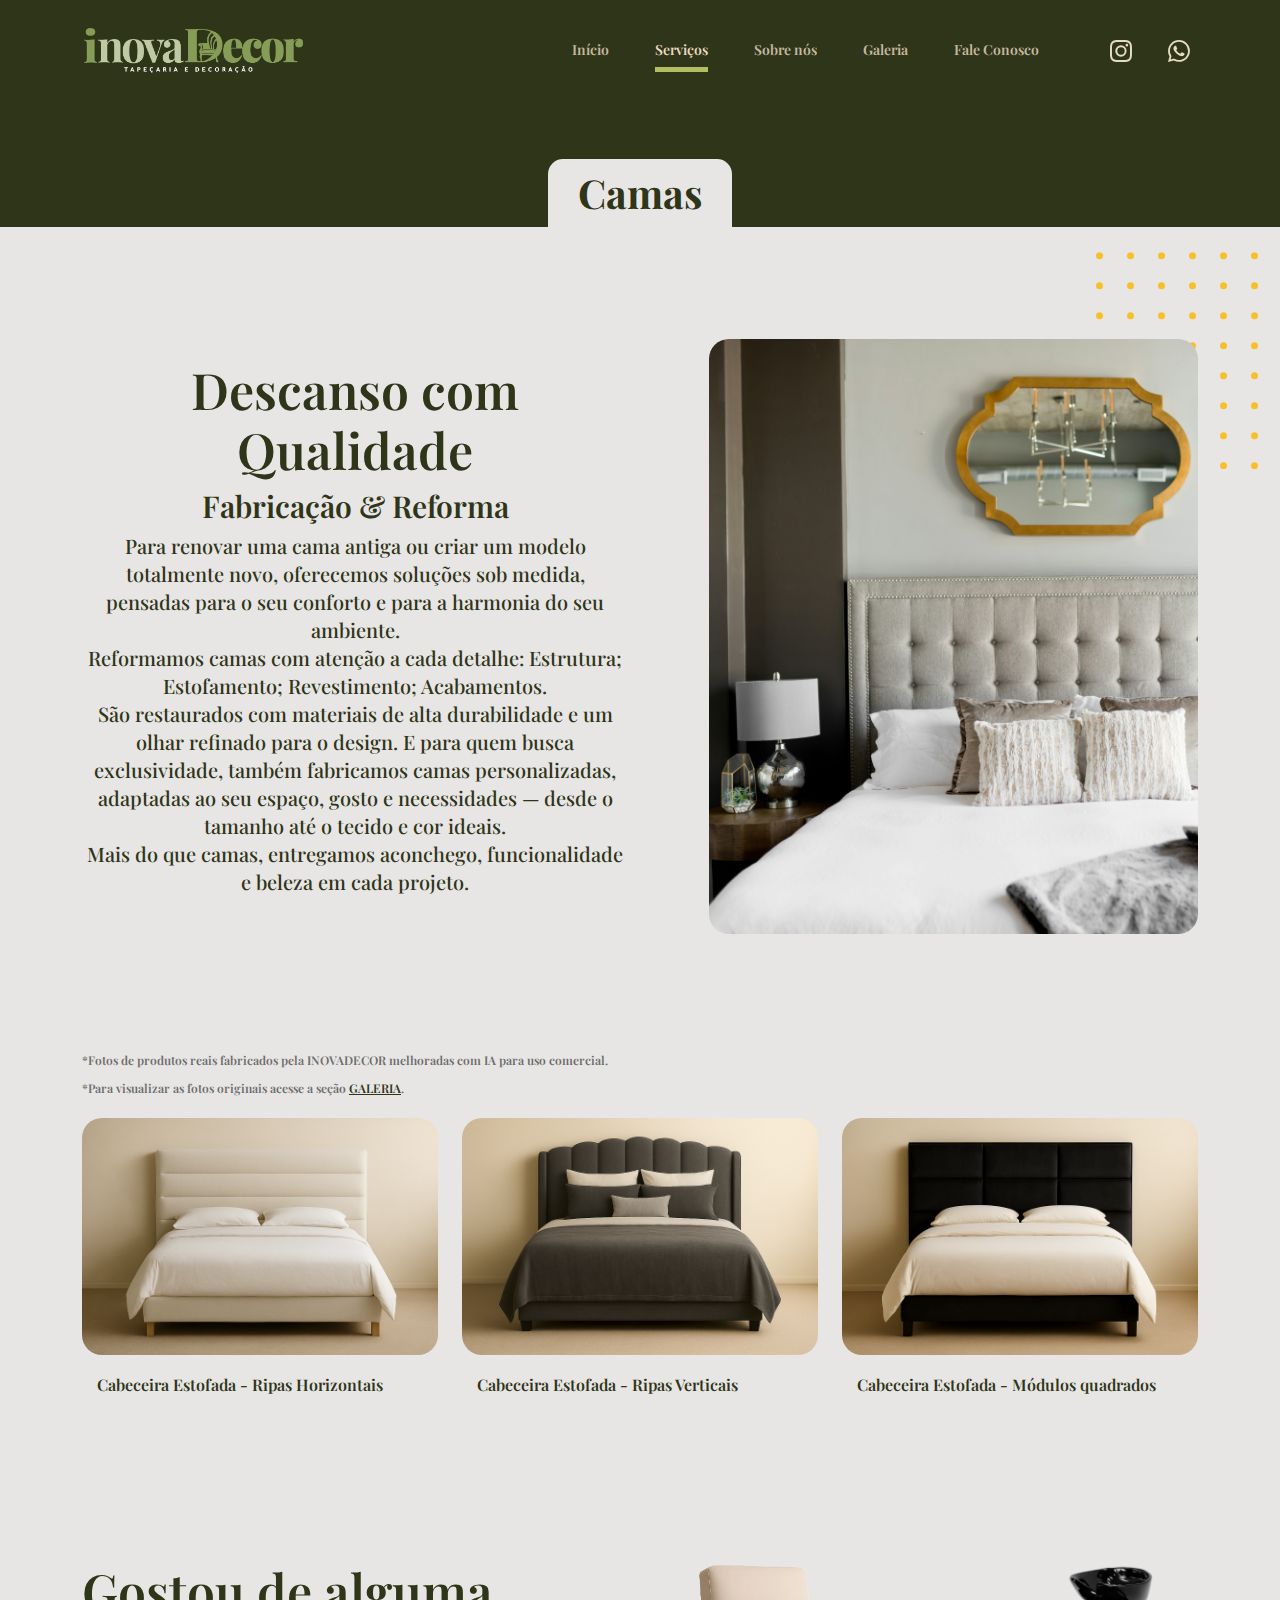
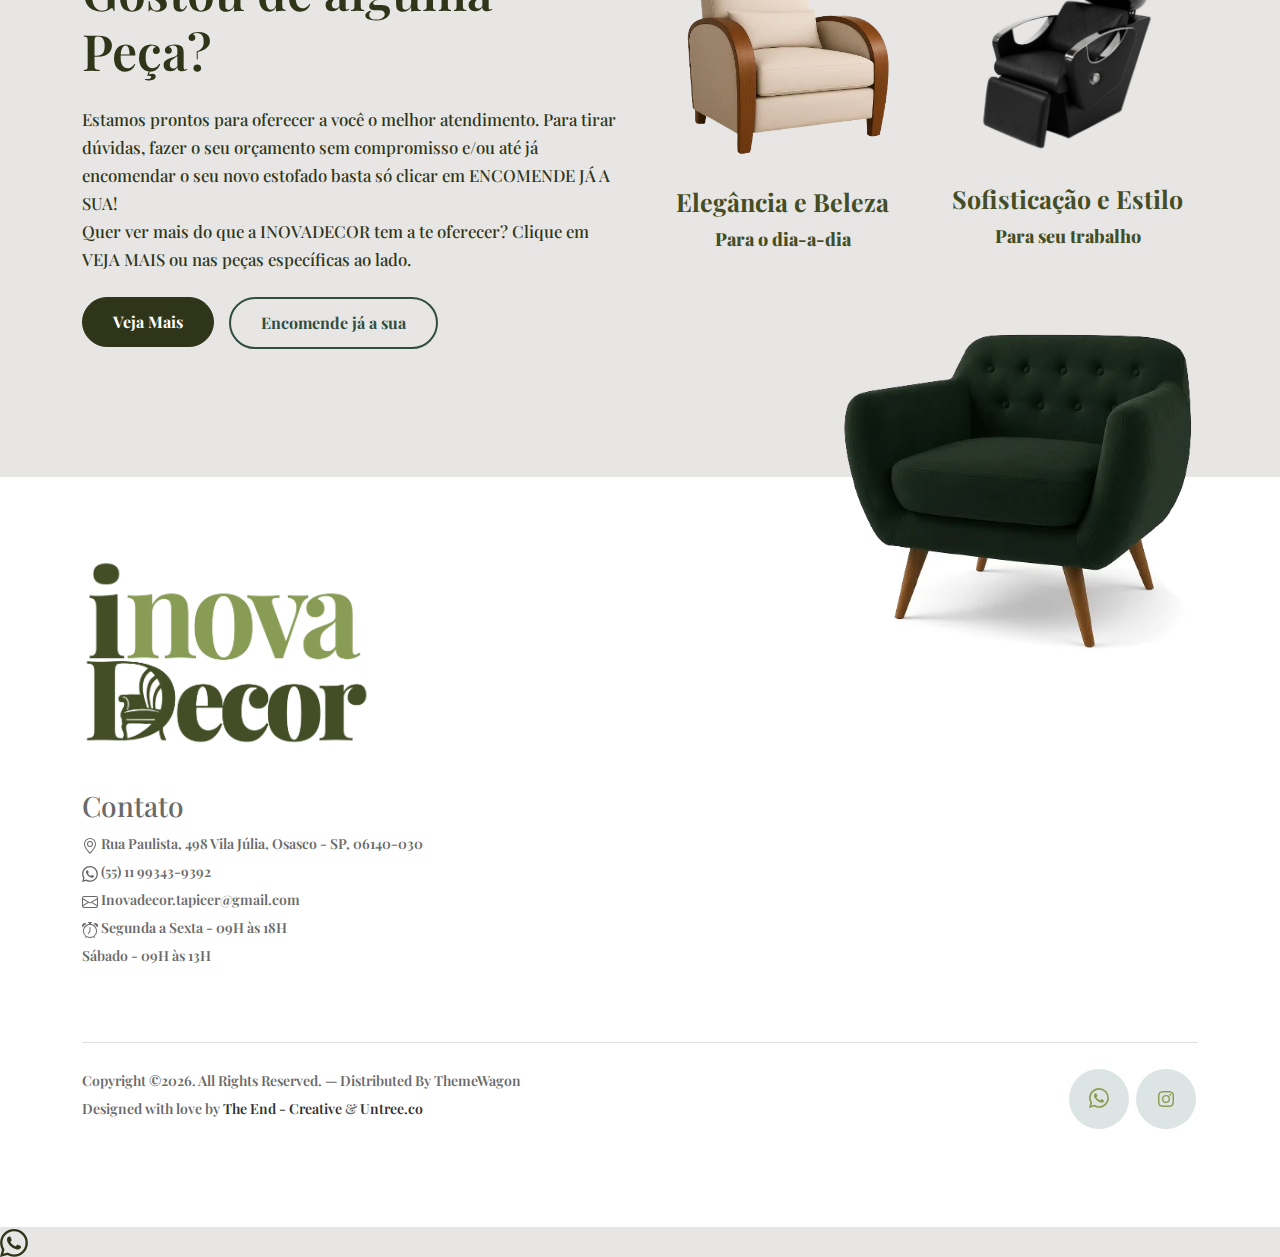
<file: Camas.html>
<!-- /*
* Design by: The End
* Author: The End
* Bootstrap 5
* Template Name: Furni / Template Author: Untree.co (https://untree.co/)
* License: https://creativecommons.org/licenses/by/3.0/
*/ -->
<!doctype html>
<html lang="pt-BR">
<head>
  <meta charset="utf-8">
  <meta name="viewport" content="width=device-width, initial-scale=1, shrink-to-fit=no">
  <meta name="author" content="TheEnd">
  <link rel="shortcut icon" href="images2/LOGOMIN2.webp">

  <meta name="description" content="" />
  <meta name="keywords" content="bootstrap, bootstrap4" />

		<!-- Bootstrap CSS -->
		<link href="css/bootstrap.min.css" rel="stylesheet">
		<link href="https://cdnjs.cloudflare.com/ajax/libs/font-awesome/6.0.0-beta3/css/all.min.css" rel="stylesheet">
		<link href="https://cdn.jsdelivr.net/npm/bootstrap@5.3.5/dist/css/bootstrap.min.css" rel="stylesheet" integrity="sha384-SgOJa3DmI69IUzQ2PVdRZhwQ+dy64/BUtbMJw1MZ8t5HZApcHrRKUc4W0kG879m7" crossorigin="anonymous">
		<link href="css/tiny-slider.css" rel="stylesheet">
		<link href="https://fonts.googleapis.com/css2?family=Playfair+Display:wght@400;600;700&display=swap" rel="stylesheet">

		<link href="css/stylepags.css" rel="stylesheet">
		<title>InovaDecor - Tapeçaria e Decorações</title>
	</head>

	<body>

		<!-- Start Header/Navigation -->
		<nav class="custom-navbar navbar navbar navbar-expand-md navbar-dark bg-dark" arial-label="Furni navigation bar">

			<div class="container">
				<img class="navbar-brand" href="index.html" src="images2/logooficialvert.webp" style="width: 7em;">

				<button class="navbar-toggler" type="button" data-bs-toggle="collapse" data-bs-target="#navbarsFurni" aria-controls="navbarsFurni" aria-expanded="false" aria-label="Toggle navigation">
					<span class="navbar-toggler-icon"></span>
				</button>

				<div class="collapse navbar-collapse" id="navbarsFurni">
					<ul class="custom-navbar-nav navbar-nav ms-auto mb-2 mb-md-0">
						<li ><a class="nav-link" href="index.html">Início</a></li>
						<li class="nav-item active">
							<a class="nav-link" href="services.html">Serviços</a>
						</li>
						<li><a class="nav-link" href="about.html">Sobre nós</a></li>
						<li><a class="nav-link" href="galery.html">Galeria</a></li>
						<li><a class="nav-link" href="contact.html">Fale Conosco</a></li>
					</ul>

					<ul class="custom-navbar-cta navbar-nav mb-2 mb-md-0 ms-5">
						<li><a class="nav-link" href="https://www.instagram.com/inovadecor__/?hl=pt-br" target="_blank"><svg xmlns="http://www.w3.org/2000/svg" width="22" height="22" fill="currentColor" class="bi bi-instagram" viewBox="0 0 16 16">
							<path d="M8 0C5.829 0 5.556.01 4.703.048 3.85.088 3.269.222 2.76.42a3.9 3.9 0 0 0-1.417.923A3.9 3.9 0 0 0 .42 2.76C.222 3.268.087 3.85.048 4.7.01 5.555 0 5.827 0 8.001c0 2.172.01 2.444.048 3.297.04.852.174 1.433.372 1.942.205.526.478.972.923 1.417.444.445.89.719 1.416.923.51.198 1.09.333 1.942.372C5.555 15.99 5.827 16 8 16s2.444-.01 3.298-.048c.851-.04 1.434-.174 1.943-.372a3.9 3.9 0 0 0 1.416-.923c.445-.445.718-.891.923-1.417.197-.509.332-1.09.372-1.942C15.99 10.445 16 10.173 16 8s-.01-2.445-.048-3.299c-.04-.851-.175-1.433-.372-1.941a3.9 3.9 0 0 0-.923-1.417A3.9 3.9 0 0 0 13.24.42c-.51-.198-1.092-.333-1.943-.372C10.443.01 10.172 0 7.998 0zm-.717 1.442h.718c2.136 0 2.389.007 3.232.046.78.035 1.204.166 1.486.275.373.145.64.319.92.599s.453.546.598.92c.11.281.24.705.275 1.485.039.843.047 1.096.047 3.231s-.008 2.389-.047 3.232c-.035.78-.166 1.203-.275 1.485a2.5 2.5 0 0 1-.599.919c-.28.28-.546.453-.92.598-.28.11-.704.24-1.485.276-.843.038-1.096.047-3.232.047s-2.39-.009-3.233-.047c-.78-.036-1.203-.166-1.485-.276a2.5 2.5 0 0 1-.92-.598 2.5 2.5 0 0 1-.6-.92c-.109-.281-.24-.705-.275-1.485-.038-.843-.046-1.096-.046-3.233s.008-2.388.046-3.231c.036-.78.166-1.204.276-1.486.145-.373.319-.64.599-.92s.546-.453.92-.598c.282-.11.705-.24 1.485-.276.738-.034 1.024-.044 2.515-.045zm4.988 1.328a.96.96 0 1 0 0 1.92.96.96 0 0 0 0-1.92m-4.27 1.122a4.109 4.109 0 1 0 0 8.217 4.109 4.109 0 0 0 0-8.217m0 1.441a2.667 2.667 0 1 1 0 5.334 2.667 2.667 0 0 1 0-5.334"/>
						  </svg></a></li>
						<li><a class="nav-link" href="https://wa.me/5511993439392?text=Ol%C3%A1%2C%20venho%20atrav%C3%A9s%20do%20site%20oficial.%20Gostaria%20de%20saber%20mais%20sobre%20os%20servi%C3%A7os%20da%20InovaDecor%21" target="_blank"><svg xmlns="http://www.w3.org/2000/svg" width="22" height="22" fill="currentColor" class="bi bi-whatsapp" viewBox="0 0 16 16">
							<path d="M13.601 2.326A7.85 7.85 0 0 0 7.994 0C3.627 0 .068 3.558.064 7.926c0 1.399.366 2.76 1.057 3.965L0 16l4.204-1.102a7.9 7.9 0 0 0 3.79.965h.004c4.368 0 7.926-3.558 7.93-7.93A7.9 7.9 0 0 0 13.6 2.326zM7.994 14.521a6.6 6.6 0 0 1-3.356-.92l-.24-.144-2.494.654.666-2.433-.156-.251a6.56 6.56 0 0 1-1.007-3.505c0-3.626 2.957-6.584 6.591-6.584a6.56 6.56 0 0 1 4.66 1.931 6.56 6.56 0 0 1 1.928 4.66c-.004 3.639-2.961 6.592-6.592 6.592m3.615-4.934c-.197-.099-1.17-.578-1.353-.646-.182-.065-.315-.099-.445.099-.133.197-.513.646-.627.775-.114.133-.232.148-.43.05-.197-.1-.836-.308-1.592-.985-.59-.525-.985-1.175-1.103-1.372-.114-.198-.011-.304.088-.403.087-.088.197-.232.296-.346.1-.114.133-.198.198-.33.065-.134.034-.248-.015-.347-.05-.099-.445-1.076-.612-1.47-.16-.389-.323-.335-.445-.34-.114-.007-.247-.007-.38-.007a.73.73 0 0 0-.529.247c-.182.198-.691.677-.691 1.654s.71 1.916.81 2.049c.098.133 1.394 2.132 3.383 2.992.47.205.84.326 1.129.418.475.152.904.129 1.246.08.38-.058 1.171-.48 1.338-.943.164-.464.164-.86.114-.943-.049-.084-.182-.133-.38-.232"/>
						  </svg></a></li>
					</ul>
				</div>
			</div>
				
		</nav>
		<!-- End Header/Navigation -->

		<!-- Start Hero Section -->
		
		<div class="hero">
			<h1 style="justify-content: center; display: inline-block;">Camas</h1>
		 			
		</div>
		<!-- End Hero Section -->

		

		<!-- Start Why Choose Us Section -->
		<div class="why-choose-section">
			<div class="container">
				
				<div class="row justify-content-between align-items-center">
					<div class="col-lg-6">
					<div class="title-pgs-FR"style="text-align: center;">
						<h2 class="section-title">Descanso com Qualidade</h2>
						<h2 class="section-title2">Fabricação &amp; Reforma</h2>
						<p class="section-subtitle" style="font-size: 20px; color: #2f3519; font-weight: 500; text-align: center;"
						>Para renovar uma cama antiga ou criar um modelo totalmente novo, oferecemos soluções sob medida, pensadas para o seu conforto e para a harmonia do seu ambiente.<br>
						Reformamos camas com atenção a cada detalhe:
						Estrutura; Estofamento; Revestimento; Acabamentos.
						<br>São restaurados com materiais de alta durabilidade e um olhar refinado para o design. E para quem busca exclusividade, também fabricamos camas personalizadas, adaptadas ao seu espaço, gosto e necessidades — desde o tamanho até o tecido e cor ideais.<br>
						Mais do que camas, entregamos aconchego, funcionalidade e beleza em cada projeto.</p></div>
					</div>
					<div class="col-lg-5">
						<div class="img-wrap">
						<img class="img-fluid" src="images2/Camas/imgcama1.webp" alt="image">
					</div>
					</div>
				</div>
			</div>

		</div>
		<!-- Start Blog Section -->
		<div class="blog-section">
			<div class="container" style="display: flex;  align-items: center;">
				
				<div class="row"><p style="font-size: 12px; color: rgb(109, 109, 109);">*Fotos de produtos reais fabricados pela INOVADECOR melhoradas com IA para uso comercial. <br>*Para visualizar as fotos originais acesse a seção <a href="galery.html">GALERIA</a>.</p>

					<div class="col-12 col-sm-6 col-md-4 mb-5">
						<div class="post-entry">
						  <a href="#imgcama1" class="post-thumbnail">
							<img src="images2/Camas/Estofada-ripas-horiz.webp" alt="Imagem de Sofá" class="img-fluid">
						  </a>
						  <div class="post-content-entry">
							<h3><a href="#imgcama1">Cabeceira Estofada - Ripas Horizontais</a></h3>
						  </div>
						</div>
					  </div>
					  
					  <!-- Lightbox com :target -->
					  <a href="#fechar" class="lightbox" id="imgcama1">
						<img src="images2/Camas/Estofada-ripas-horiz.webp" alt="Imagem ampliada">
					  </a>

					  <div class="col-12 col-sm-6 col-md-4 mb-5">
						<div class="post-entry">
						  <a href="#imgcama2" class="post-thumbnail">
							<img src="images2/Camas/Estofada-ripas-vert.webp" alt="Imagem de Sofá" class="img-fluid">
						  </a>
						  <div class="post-content-entry">
							<h3><a href="#imgcama2">Cabeceira Estofada - Ripas Verticais</a></h3>
						  </div>
						</div>
					  </div>
					  
					  <!-- Lightbox com :target -->
					  <a href="#fechar" class="lightbox" id="imgcama2">
						<img src="images2/Camas/Estofada-ripas-vert.webp" alt="Imagem ampliada">
					  </a>

					  <div class="col-12 col-sm-6 col-md-4 mb-5">
						<div class="post-entry">
						  <a href="#imgcama3" class="post-thumbnail">
							<img src="images2/Camas/Estofada-modulos-quadrados.webp" alt="Imagem de Sofá" class="img-fluid">
						  </a>
						  <div class="post-content-entry">
							<h3><a href="#imgcama3">Cabeceira Estofada - Módulos quadrados</a></h3>
						  </div>
						</div>
					  </div>
					  
					  <!-- Lightbox com :target -->
					  <a href="#fechar" class="lightbox" id="imgcama3">
						<img src="images2/Camas/Estofada-modulos-quadrados.webp" alt="Imagem ampliada">
					  </a>

					

					
									

				</div>
			</div>
		</div>
		<!-- End Blog Section -->
			

		<!-- Start Product Section -->
		<div class="product-section">
			<div class="container">
				<div class="row">

					<!-- Start Column 1 -->
					<div class="col-md-12 col-lg-3 mb-5 mb-lg-0" style= "min-width: 50%";>
						<h2 class="mb-4 section-title">Gostou de alguma Peça?</h2>
						<p class="mb-4" style="opacity: 100%; color: #2f3519; font-size: 1.2em; font-weight: 500;">Estamos prontos para oferecer a você o melhor atendimento. Para tirar dúvidas, fazer o seu orçamento sem compromisso e/ou até já encomendar o seu novo estofado basta só clicar em ENCOMENDE JÁ A SUA!
						<br>Quer ver mais do que a INOVADECOR tem a te oferecer? Clique em VEJA MAIS ou nas peças específicas ao lado.
						</p>
						<div class="botoes-lado">
						<p><a href="services.html" class="btn">Veja Mais</a></p>
						<p><a href="contact.html" class="btn btn-green-outline">Encomende já a sua</a></p>
						</div>
					</div> 
					<!-- End Column 1 -->	
				
					<!-- Start Column 2 -->
					<div class="col-12 col-md-4 col-lg-3 mb-5 mb-md-0">
						<a class="product-item" href="Poltrona.html">
							<img src="images2/poltrona.webp" class="img-fluid product-thumbnail">
							<h3 class="product-title">Elegância e Beleza</h3>
							<strong class="product-price">Para o dia-a-dia</strong>

							<span class="icon-cross">
								<img src="images/cross.svg" class="img-fluid">
							</span>
						</a>
					</div>
					<!-- End Column 2 -->
					 <!-- Start Column 3 -->
					<div class="col-12 col-md-4 col-lg-3 mb-5 mb-md-0">
						<a class="product-item" href="Paraseunegocio.html">
							<img src="images2/Lavatório.webp" class="img-fluid product-thumbnail">
							<h3 class="product-title">Sofisticação e Estilo</h3>
							<strong class="product-price">Para seu trabalho</strong>

							<span class="icon-cross">
								<img src="images/cross.svg" class="img-fluid">
							</span>
						</a>
					</div>
					<!-- End Column 3 -->

				</div>
			</div>
		</div>
		<!-- End Product Section -->

		

		

		<!-- Start Footer Section -->
		<footer class="footer-section">
			<div class="container relative">

				<div class="sofa-img">
					<img src="images2/sofa (1).webp" alt="Image" class="img-fluid">
				</div>

				<div class="row g-5 mb-5">
					<div class="col-lg-4">
						<div class="mb-4 footer-logo-wrap"><a href="index.html" class="footer-logo"><img src="images2/logooficial3.webp" style="width: 9em;"></a></div>
						<h1 style="font-size: 2em;">Contato</h1>
						<p class="mb-4"><svg xmlns="http://www.w3.org/2000/svg" width="16" height="16" fill="currentColor" class="bi bi-geo-alt" viewBox="0 0 16 16">
							<path d="M12.166 8.94c-.524 1.062-1.234 2.12-1.96 3.07A32 32 0 0 1 8 14.58a32 32 0 0 1-2.206-2.57c-.726-.95-1.436-2.008-1.96-3.07C3.304 7.867 3 6.862 3 6a5 5 0 0 1 10 0c0 .862-.305 1.867-.834 2.94M8 16s6-5.686 6-10A6 6 0 0 0 2 6c0 4.314 6 10 6 10"/>
							<path d="M8 8a2 2 0 1 1 0-4 2 2 0 0 1 0 4m0 1a3 3 0 1 0 0-6 3 3 0 0 0 0 6"/>
						  </svg> Rua Paulista, 498
						  Vila Júlia, Osasco - SP, 06140-030 <br>
						  <svg xmlns="http://www.w3.org/2000/svg" width="16" height="16" fill="currentColor" class="bi bi-whatsapp" viewBox="0 0 16 16">
							<path d="M13.601 2.326A7.85 7.85 0 0 0 7.994 0C3.627 0 .068 3.558.064 7.926c0 1.399.366 2.76 1.057 3.965L0 16l4.204-1.102a7.9 7.9 0 0 0 3.79.965h.004c4.368 0 7.926-3.558 7.93-7.93A7.9 7.9 0 0 0 13.6 2.326zM7.994 14.521a6.6 6.6 0 0 1-3.356-.92l-.24-.144-2.494.654.666-2.433-.156-.251a6.56 6.56 0 0 1-1.007-3.505c0-3.626 2.957-6.584 6.591-6.584a6.56 6.56 0 0 1 4.66 1.931 6.56 6.56 0 0 1 1.928 4.66c-.004 3.639-2.961 6.592-6.592 6.592m3.615-4.934c-.197-.099-1.17-.578-1.353-.646-.182-.065-.315-.099-.445.099-.133.197-.513.646-.627.775-.114.133-.232.148-.43.05-.197-.1-.836-.308-1.592-.985-.59-.525-.985-1.175-1.103-1.372-.114-.198-.011-.304.088-.403.087-.088.197-.232.296-.346.1-.114.133-.198.198-.33.065-.134.034-.248-.015-.347-.05-.099-.445-1.076-.612-1.47-.16-.389-.323-.335-.445-.34-.114-.007-.247-.007-.38-.007a.73.73 0 0 0-.529.247c-.182.198-.691.677-.691 1.654s.71 1.916.81 2.049c.098.133 1.394 2.132 3.383 2.992.47.205.84.326 1.129.418.475.152.904.129 1.246.08.38-.058 1.171-.48 1.338-.943.164-.464.164-.86.114-.943-.049-.084-.182-.133-.38-.232"/>
						  </svg> (55) 11 99343-9392<br>
						  <svg xmlns="http://www.w3.org/2000/svg" width="16" height="16" fill="currentColor" class="bi bi-envelope" viewBox="0 0 16 16">
							<path d="M0 4a2 2 0 0 1 2-2h12a2 2 0 0 1 2 2v8a2 2 0 0 1-2 2H2a2 2 0 0 1-2-2zm2-1a1 1 0 0 0-1 1v.217l7 4.2 7-4.2V4a1 1 0 0 0-1-1zm13 2.383-4.708 2.825L15 11.105zm-.034 6.876-5.64-3.471L8 9.583l-1.326-.795-5.64 3.47A1 1 0 0 0 2 13h12a1 1 0 0 0 .966-.741M1 11.105l4.708-2.897L1 5.383z"/>
						  </svg> Inovadecor.tapicer@gmail.com<br>
						  <svg xmlns="http://www.w3.org/2000/svg" width="16" height="16" fill="currentColor" class="bi bi-alarm" viewBox="0 0 16 16">
							<path d="M8.5 5.5a.5.5 0 0 0-1 0v3.362l-1.429 2.38a.5.5 0 1 0 .858.515l1.5-2.5A.5.5 0 0 0 8.5 9z"/>
							<path d="M6.5 0a.5.5 0 0 0 0 1H7v1.07a7.001 7.001 0 0 0-3.273 12.474l-.602.602a.5.5 0 0 0 .707.708l.746-.746A6.97 6.97 0 0 0 8 16a6.97 6.97 0 0 0 3.422-.892l.746.746a.5.5 0 0 0 .707-.708l-.601-.602A7.001 7.001 0 0 0 9 2.07V1h.5a.5.5 0 0 0 0-1zm1.038 3.018a6 6 0 0 1 .924 0 6 6 0 1 1-.924 0M0 3.5c0 .753.333 1.429.86 1.887A8.04 8.04 0 0 1 4.387 1.86 2.5 2.5 0 0 0 0 3.5M13.5 1c-.753 0-1.429.333-1.887.86a8.04 8.04 0 0 1 3.527 3.527A2.5 2.5 0 0 0 13.5 1"/>
						  </svg> Segunda a Sexta - 09H às 18H <br>Sábado - 09H às 13H</p>
						  

						
					</div>
				</div>

				<div class="border-top copyright">
					<div class="row pt-4">
						<div class="col-lg-6">
							<p class="mb-2 text-center text-lg-start">Copyright &copy;<script>document.write(new Date().getFullYear());</script>. All Rights Reserved. &mdash;  Distributed By <a hreff="https://themewagon.com">ThemeWagon</a><br>  Designed with love by <a href="https://www.instagram.com/theendbr/?hl=pt-br" target="_blank">The End - Creative</a> & <a href="https://untree.co">Untree.co</a><!-- License information: https://untree.co/license/ -->
            </p>
		</div>
		<div class="col-lg-6 text-center text-lg-end">
			<ul class="list-unstyled d-inline-flex ms-auto">
				<ul class="list-unstyled custom-social">
							<li><a href="https://wa.me/5511993439392?text=Ol%C3%A1%2C%20venho%20atrav%C3%A9s%20do%20site%20oficial.%20Gostaria%20de%20saber%20mais%20sobre%20os%20servi%C3%A7os%20da%20InovaDecor%21" target="_blank" style="text-decoration: none;"><span class="fa fa-brands"><svg xmlns="http://www.w3.org/2000/svg" width="20" height="20" fill="currentColor" class="bi bi-whatsapp" viewBox="0 0 16 16" >
								<path d="M13.601 2.326A7.85 7.85 0 0 0 7.994 0C3.627 0 .068 3.558.064 7.926c0 1.399.366 2.76 1.057 3.965L0 16l4.204-1.102a7.9 7.9 0 0 0 3.79.965h.004c4.368 0 7.926-3.558 7.93-7.93A7.9 7.9 0 0 0 13.6 2.326zM7.994 14.521a6.6 6.6 0 0 1-3.356-.92l-.24-.144-2.494.654.666-2.433-.156-.251a6.56 6.56 0 0 1-1.007-3.505c0-3.626 2.957-6.584 6.591-6.584a6.56 6.56 0 0 1 4.66 1.931 6.56 6.56 0 0 1 1.928 4.66c-.004 3.639-2.961 6.592-6.592 6.592m3.615-4.934c-.197-.099-1.17-.578-1.353-.646-.182-.065-.315-.099-.445.099-.133.197-.513.646-.627.775-.114.133-.232.148-.43.05-.197-.1-.836-.308-1.592-.985-.59-.525-.985-1.175-1.103-1.372-.114-.198-.011-.304.088-.403.087-.088.197-.232.296-.346.1-.114.133-.198.198-.33.065-.134.034-.248-.015-.347-.05-.099-.445-1.076-.612-1.47-.16-.389-.323-.335-.445-.34-.114-.007-.247-.007-.38-.007a.73.73 0 0 0-.529.247c-.182.198-.691.677-.691 1.654s.71 1.916.81 2.049c.098.133 1.394 2.132 3.383 2.992.47.205.84.326 1.129.418.475.152.904.129 1.246.08.38-.058 1.171-.48 1.338-.943.164-.464.164-.86.114-.943-.049-.084-.182-.133-.38-.232"/>
							  </svg></span></a></li>
							<li><a href="https://www.instagram.com/inovadecor__/following/?hl=pt-br" target="_blank" style="text-decoration: none;"><svg xmlns="http://www.w3.org/2000/svg" width="16" height="16" fill="currentColor" class="bi bi-instagram" viewBox="0 0 16 16">
								<path d="M8 0C5.829 0 5.556.01 4.703.048 3.85.088 3.269.222 2.76.42a3.9 3.9 0 0 0-1.417.923A3.9 3.9 0 0 0 .42 2.76C.222 3.268.087 3.85.048 4.7.01 5.555 0 5.827 0 8.001c0 2.172.01 2.444.048 3.297.04.852.174 1.433.372 1.942.205.526.478.972.923 1.417.444.445.89.719 1.416.923.51.198 1.09.333 1.942.372C5.555 15.99 5.827 16 8 16s2.444-.01 3.298-.048c.851-.04 1.434-.174 1.943-.372a3.9 3.9 0 0 0 1.416-.923c.445-.445.718-.891.923-1.417.197-.509.332-1.09.372-1.942C15.99 10.445 16 10.173 16 8s-.01-2.445-.048-3.299c-.04-.851-.175-1.433-.372-1.941a3.9 3.9 0 0 0-.923-1.417A3.9 3.9 0 0 0 13.24.42c-.51-.198-1.092-.333-1.943-.372C10.443.01 10.172 0 7.998 0zm-.717 1.442h.718c2.136 0 2.389.007 3.232.046.78.035 1.204.166 1.486.275.373.145.64.319.92.599s.453.546.598.92c.11.281.24.705.275 1.485.039.843.047 1.096.047 3.231s-.008 2.389-.047 3.232c-.035.78-.166 1.203-.275 1.485a2.5 2.5 0 0 1-.599.919c-.28.28-.546.453-.92.598-.28.11-.704.24-1.485.276-.843.038-1.096.047-3.232.047s-2.39-.009-3.233-.047c-.78-.036-1.203-.166-1.485-.276a2.5 2.5 0 0 1-.92-.598 2.5 2.5 0 0 1-.6-.92c-.109-.281-.24-.705-.275-1.485-.038-.843-.046-1.096-.046-3.233s.008-2.388.046-3.231c.036-.78.166-1.204.276-1.486.145-.373.319-.64.599-.92s.546-.453.92-.598c.282-.11.705-.24 1.485-.276.738-.034 1.024-.044 2.515-.045zm4.988 1.328a.96.96 0 1 0 0 1.92.96.96 0 0 0 0-1.92m-4.27 1.122a4.109 4.109 0 1 0 0 8.217 4.109 4.109 0 0 0 0-8.217m0 1.441a2.667 2.667 0 1 1 0 5.334 2.667 2.667 0 0 1 0-5.334"/>
							  </svg></span></a></li>
							
						</ul>
			</ul>
		</div>
					</div>
				</div>

			</div>
		</footer>
		<!-- End Footer Section -->
		<!-- Start WhatsApp Button -->
		<a href="https://wa.me/5511993439392?text=Ol%C3%A1%2C%20venho%20atrav%C3%A9s%20do%20site%20oficial.%20Gostaria%20de%20saber%20mais%20sobre%20os%20servi%C3%A7os%20da%20InovaDecor%21" 
   class="whatsapp-fixo" 
   target="_blank" 
   aria-label="Fale conosco no WhatsApp">
  <svg xmlns="http://www.w3.org/2000/svg" width="28" height="28" fill="currentColor" viewBox="0 0 16 16">
    <path d="M13.601 2.326A7.85 7.85 0 0 0 7.994 0C3.627 0 .068 3.558.064 7.926c0 1.399.366 2.76 1.057 3.965L0 16l4.204-1.102a7.9 7.9 0 0 0 3.79.965h.004c4.368 0 7.926-3.558 7.93-7.93A7.9 7.9 0 0 0 13.6 2.326zM7.994 14.521a6.6 6.6 0 0 1-3.356-.92l-.24-.144-2.494.654.666-2.433-.156-.251a6.56 6.56 0 0 1-1.007-3.505c0-3.626 2.957-6.584 6.591-6.584a6.56 6.56 0 0 1 4.66 1.931 6.56 6.56 0 0 1 1.928 4.66c-.004 3.639-2.961 6.592-6.592 6.592m3.615-4.934c-.197-.099-1.17-.578-1.353-.646-.182-.065-.315-.099-.445.099-.133.197-.513.646-.627.775-.114.133-.232.148-.43.05-.197-.1-.836-.308-1.592-.985-.59-.525-.985-1.175-1.103-1.372-.114-.198-.011-.304.088-.403.087-.088.197-.232.296-.346.1-.114.133-.198.198-.33.065-.134.034-.248-.015-.347-.05-.099-.445-1.076-.612-1.47-.16-.389-.323-.335-.445-.34-.114-.007-.247-.007-.38-.007a.73.73 0 0 0-.529.247c-.182.198-.691.677-.691 1.654s.71 1.916.81 2.049c.098.133 1.394 2.132 3.383 2.992.47.205.84.326 1.129.418.475.152.904.129 1.246.08.38-.058 1.171-.48 1.338-.943.164-.464.164-.86.114-.943-.049-.084-.182-.133-.38-.232"/>
  </svg>
</a>
		<!-- End WhatsApp Button -->	


		<script src="js/bootstrap.bundle.min.js"></script>
		<script src="js/tiny-slider.js"></script>
		<script src="js/custom.js"></script>
		<script src="https://cdn.jsdelivr.net/npm/bootstrap@5.3.5/dist/js/bootstrap.bundle.min.js" integrity="sha384-k6d4wzSIapyDyv1kpU366/PK5hCdSbCRGRCMv+eplOQJWyd1fbcAu9OCUj5zNLiq" crossorigin="anonymous"></script>
		<script>
			const track = document.querySelector(".slider-track");
			const totalSlides = document.querySelectorAll(".slider-img").length;
			let currentIndex = 0;
		  
			function moveSlider() {
			  currentIndex = (currentIndex + 1) % totalSlides;
			  track.style.transform = `translateX(-${currentIndex * 100}%)`;
			}
		  
			setInterval(moveSlider, 5000); // muda a cada 5s
		  </script>
	</body>

</html>
</file>
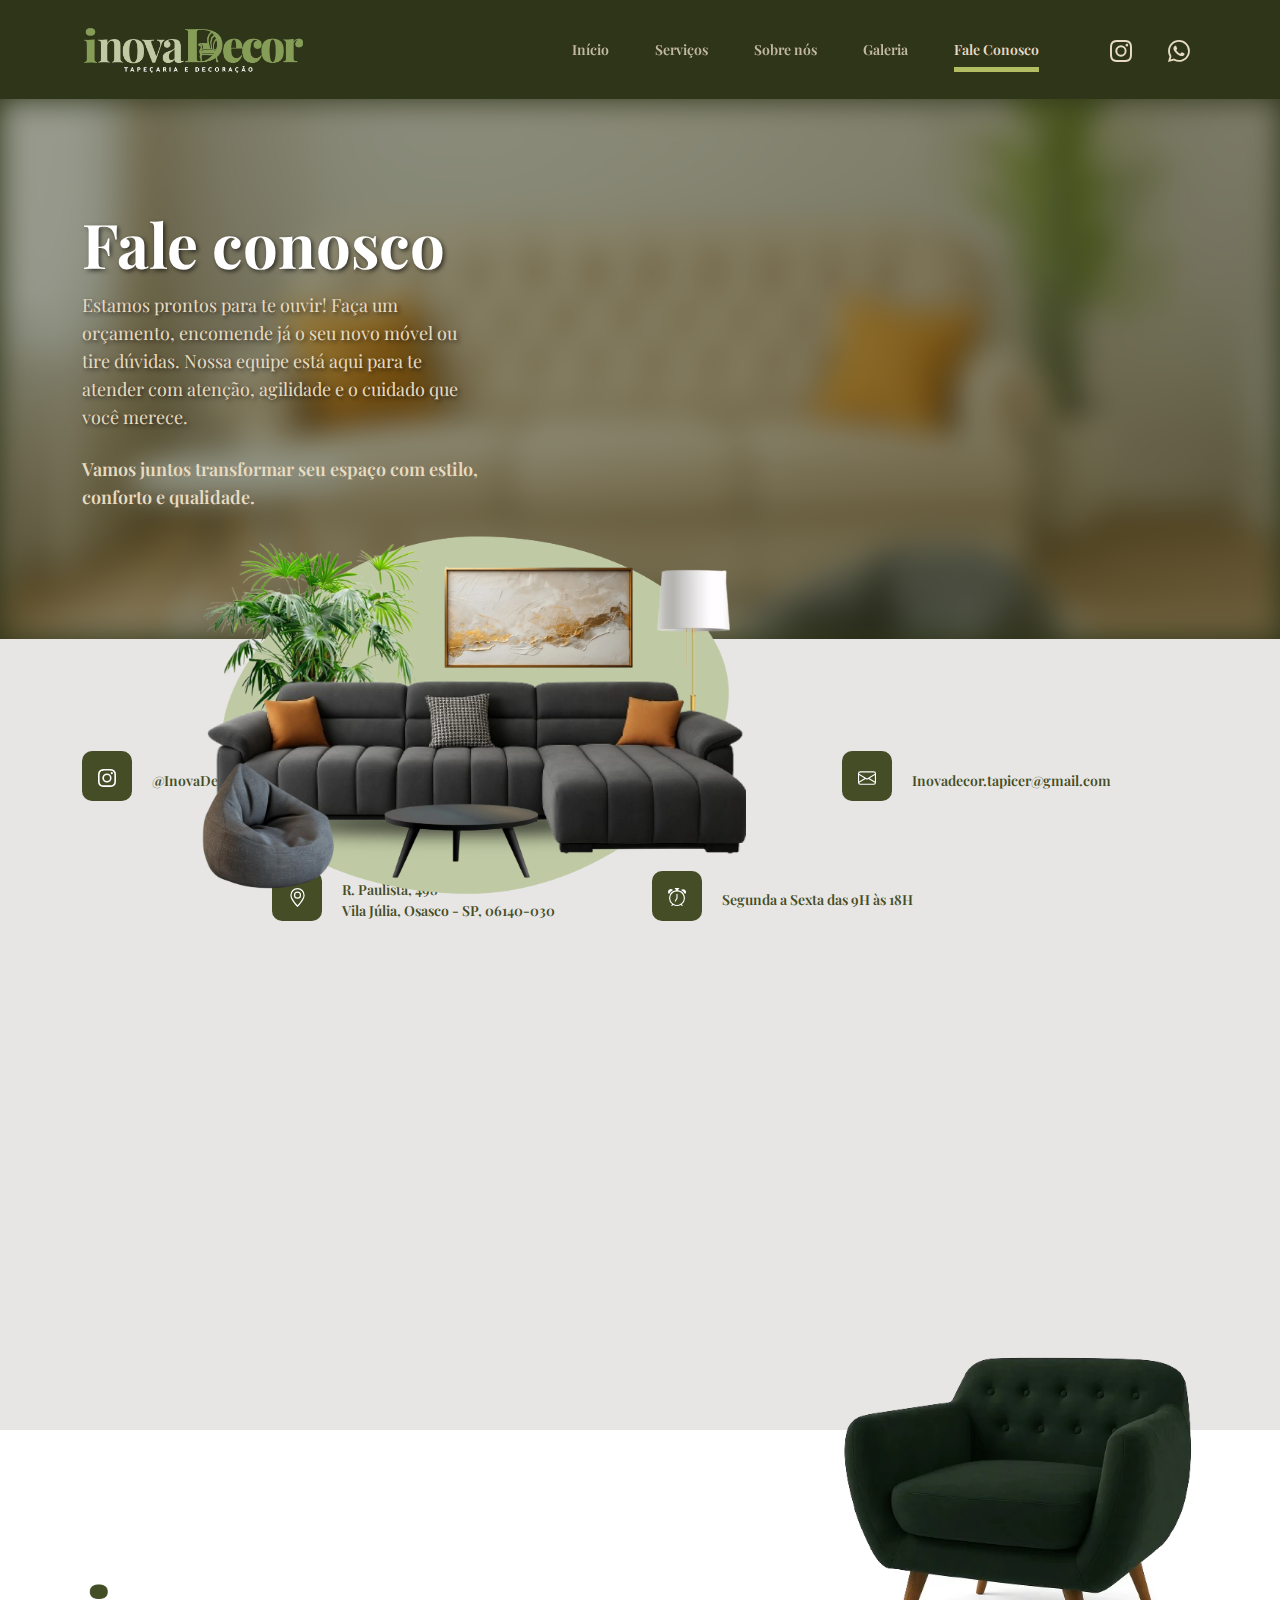
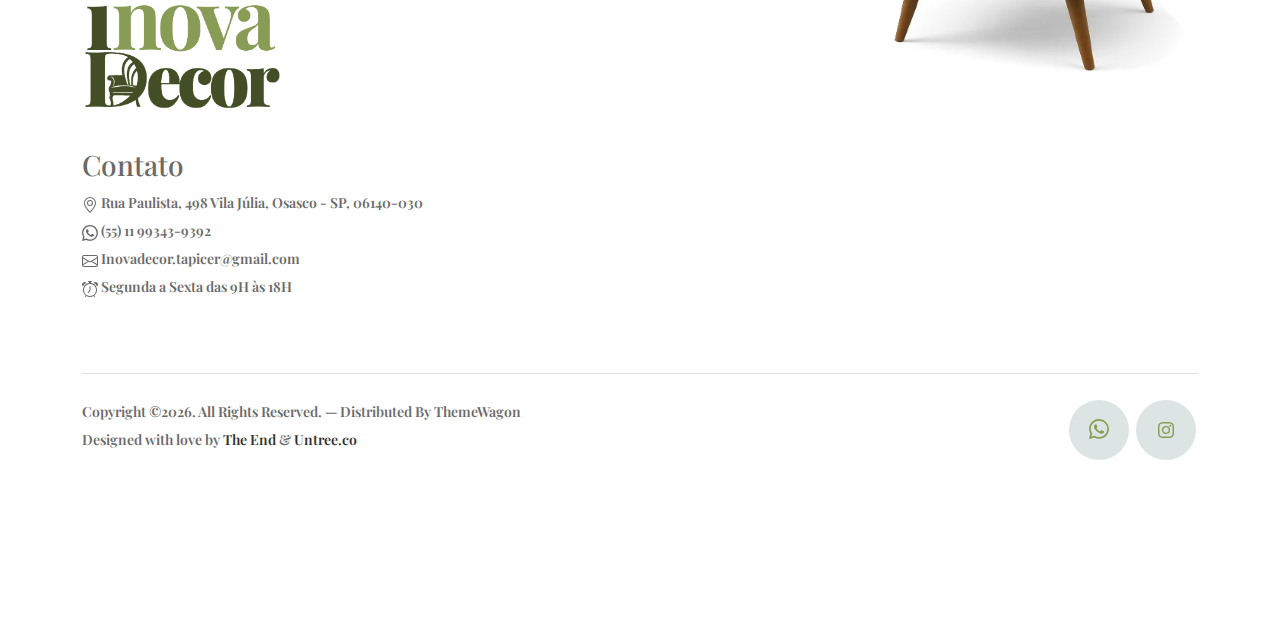
<file: contact.html>
<!-- /*
* Design by: The End
* Author: The End
* Bootstrap 5
* Template Name: Furni / Template Author: Untree.co (https://untree.co/)
* License: https://creativecommons.org/licenses/by/3.0/
*/ -->
<!doctype html>
<html lang="pt-BR">
<head>
  <meta charset="utf-8">
  <meta name="viewport" content="width=device-width, initial-scale=1, shrink-to-fit=no">
  <meta name="author" content="TheEnd">
  <link rel="shortcut icon" href="images2/LOGOMIN2.webp">

  <meta name="description" content="" />
  <meta name="keywords" content="bootstrap, bootstrap4" />

		<!-- Bootstrap CSS -->
		<link href="css/bootstrap.min.css" rel="stylesheet">
		<link href="https://cdnjs.cloudflare.com/ajax/libs/font-awesome/6.0.0-beta3/css/all.min.css" rel="stylesheet">
		<link href="https://cdn.jsdelivr.net/npm/bootstrap@5.3.5/dist/css/bootstrap.min.css" rel="stylesheet" integrity="sha384-SgOJa3DmI69IUzQ2PVdRZhwQ+dy64/BUtbMJw1MZ8t5HZApcHrRKUc4W0kG879m7" crossorigin="anonymous">
		<link href="css/tiny-slider.css" rel="stylesheet">
		<link href="https://fonts.googleapis.com/css2?family=Playfair+Display:wght@400;600;700&display=swap" rel="stylesheet">

		<link href="css/style2.css" rel="stylesheet">
		<title>InovaDecor - Tapeçaria e Decorações</title>
	</head>

	<body>

		<!-- Start Header/Navigation -->
		<nav class="custom-navbar navbar navbar navbar-expand-md navbar-dark bg-dark" arial-label="Furni navigation bar">

			<div class="container">
				<img class="navbar-brand" href="index.html" src="images2/logooficialvert.webp" style="width: 7em;">

				<button class="navbar-toggler" type="button" data-bs-toggle="collapse" data-bs-target="#navbarsFurni" aria-controls="navbarsFurni" aria-expanded="false" aria-label="Toggle navigation">
					<span class="navbar-toggler-icon"></span>
				</button>

				<div class="collapse navbar-collapse" id="navbarsFurni">
					<ul class="custom-navbar-nav navbar-nav ms-auto mb-2 mb-md-0">
						<li >
							<a class="nav-link" href="index.html">Início</a>
						</li>
						<li><a class="nav-link" href="services.html">Serviços</a></li>
						<li><a class="nav-link" href="about.html">Sobre nós</a></li>
						<li><a class="nav-link" href="galery.html">Galeria</a></li>
						<li class="nav-item active">
							<a class="nav-link" href="contact.html">Fale Conosco</a>
						</li>
					</ul>

					<ul class="custom-navbar-cta navbar-nav mb-2 mb-md-0 ms-5">
						<li><a class="nav-link" href="https://www.instagram.com/inovadecor__/?hl=pt-br" target="_blank"><svg xmlns="http://www.w3.org/2000/svg" width="22" height="22" fill="currentColor" class="bi bi-instagram" viewBox="0 0 16 16">
							<path d="M8 0C5.829 0 5.556.01 4.703.048 3.85.088 3.269.222 2.76.42a3.9 3.9 0 0 0-1.417.923A3.9 3.9 0 0 0 .42 2.76C.222 3.268.087 3.85.048 4.7.01 5.555 0 5.827 0 8.001c0 2.172.01 2.444.048 3.297.04.852.174 1.433.372 1.942.205.526.478.972.923 1.417.444.445.89.719 1.416.923.51.198 1.09.333 1.942.372C5.555 15.99 5.827 16 8 16s2.444-.01 3.298-.048c.851-.04 1.434-.174 1.943-.372a3.9 3.9 0 0 0 1.416-.923c.445-.445.718-.891.923-1.417.197-.509.332-1.09.372-1.942C15.99 10.445 16 10.173 16 8s-.01-2.445-.048-3.299c-.04-.851-.175-1.433-.372-1.941a3.9 3.9 0 0 0-.923-1.417A3.9 3.9 0 0 0 13.24.42c-.51-.198-1.092-.333-1.943-.372C10.443.01 10.172 0 7.998 0zm-.717 1.442h.718c2.136 0 2.389.007 3.232.046.78.035 1.204.166 1.486.275.373.145.64.319.92.599s.453.546.598.92c.11.281.24.705.275 1.485.039.843.047 1.096.047 3.231s-.008 2.389-.047 3.232c-.035.78-.166 1.203-.275 1.485a2.5 2.5 0 0 1-.599.919c-.28.28-.546.453-.92.598-.28.11-.704.24-1.485.276-.843.038-1.096.047-3.232.047s-2.39-.009-3.233-.047c-.78-.036-1.203-.166-1.485-.276a2.5 2.5 0 0 1-.92-.598 2.5 2.5 0 0 1-.6-.92c-.109-.281-.24-.705-.275-1.485-.038-.843-.046-1.096-.046-3.233s.008-2.388.046-3.231c.036-.78.166-1.204.276-1.486.145-.373.319-.64.599-.92s.546-.453.92-.598c.282-.11.705-.24 1.485-.276.738-.034 1.024-.044 2.515-.045zm4.988 1.328a.96.96 0 1 0 0 1.92.96.96 0 0 0 0-1.92m-4.27 1.122a4.109 4.109 0 1 0 0 8.217 4.109 4.109 0 0 0 0-8.217m0 1.441a2.667 2.667 0 1 1 0 5.334 2.667 2.667 0 0 1 0-5.334"/>
						  </svg></a></li>
						<li><a class="nav-link" href="https://wa.me/5511993439392?text=Ol%C3%A1%2C%20venho%20atrav%C3%A9s%20do%20site%20oficial.%20Gostaria%20de%20saber%20mais%20sobre%20os%20servi%C3%A7os%20da%20InovaDecor%21" target="_blank"><svg xmlns="http://www.w3.org/2000/svg" width="22" height="22" fill="currentColor" class="bi bi-whatsapp" viewBox="0 0 16 16">
							<path d="M13.601 2.326A7.85 7.85 0 0 0 7.994 0C3.627 0 .068 3.558.064 7.926c0 1.399.366 2.76 1.057 3.965L0 16l4.204-1.102a7.9 7.9 0 0 0 3.79.965h.004c4.368 0 7.926-3.558 7.93-7.93A7.9 7.9 0 0 0 13.6 2.326zM7.994 14.521a6.6 6.6 0 0 1-3.356-.92l-.24-.144-2.494.654.666-2.433-.156-.251a6.56 6.56 0 0 1-1.007-3.505c0-3.626 2.957-6.584 6.591-6.584a6.56 6.56 0 0 1 4.66 1.931 6.56 6.56 0 0 1 1.928 4.66c-.004 3.639-2.961 6.592-6.592 6.592m3.615-4.934c-.197-.099-1.17-.578-1.353-.646-.182-.065-.315-.099-.445.099-.133.197-.513.646-.627.775-.114.133-.232.148-.43.05-.197-.1-.836-.308-1.592-.985-.59-.525-.985-1.175-1.103-1.372-.114-.198-.011-.304.088-.403.087-.088.197-.232.296-.346.1-.114.133-.198.198-.33.065-.134.034-.248-.015-.347-.05-.099-.445-1.076-.612-1.47-.16-.389-.323-.335-.445-.34-.114-.007-.247-.007-.38-.007a.73.73 0 0 0-.529.247c-.182.198-.691.677-.691 1.654s.71 1.916.81 2.049c.098.133 1.394 2.132 3.383 2.992.47.205.84.326 1.129.418.475.152.904.129 1.246.08.38-.058 1.171-.48 1.338-.943.164-.464.164-.86.114-.943-.049-.084-.182-.133-.38-.232"/>
						  </svg></a></li>
					</ul>
				</div>
			</div>
				
		</nav>
		<!-- End Header/Navigation -->


		<!-- Start Hero Section -->
		 
		
		 
			<div class="hero">
				
				<div class="container">
					<!-- Fundo de imagens desfocadas -->
		<div class="blurred-background">
			<img src="images2/Fundo2.webp" alt="Background 1" class="bg-img active">
		  </div>
					<div class="row justify-content-between">
						<div class="col-lg-5">
							<div class="intro-excerpt">
								<h1 style="color: white; text-shadow: 2px 2px 4px rgba(0, 0, 0, 0.6); /* x, y, blur, cor */">Fale conosco</h1>
								<p class="mb-4" style="font-weight: 400
								; text-shadow: 2px 2px 4px rgba(0, 0, 0, 0.6); /* x, y, blur, cor */">Estamos prontos para te ouvir!
									Faça um orçamento, encomende já o seu novo móvel ou tire dúvidas.
									Nossa equipe está aqui para te atender com atenção, agilidade e o cuidado que você merece.</p>
									<p>Vamos juntos transformar seu espaço com estilo, conforto e qualidade.</p>
								
							</div>
						</div>
						<div class="col-lg-7">
							<div class="hero-img-wrap">
								<img style="max-width: 550px;" src="images2/back2-15.webp" class="img-fluid">
							</div>
						</div>
					</div>
				</div>
			</div>
		<!-- End Hero Section -->

		
		<!-- Start Contact Form -->
	<div class="untree_co-section">
      <div class="container">

        <div class="block">
          <div class="row justify-content-center">





				<div class="col-lg-4">
					<a href="https://www.instagram.com/InovaDecor__" target="_blank" style="text-decoration: none; color: #444d26;">
					  <div class="service no-shadow align-items-center link horizontal d-flex active" data-aos="fade-left" data-aos-delay="0">
						<div class="service-icon color-1 mb-4">
						  <svg xmlns="http://www.w3.org/2000/svg" width="18" height="18" fill="currentColor" class="bi bi-instagram" viewBox="0 0 16 16">
							<path d="M8 0C5.829 0 5.556.01 4.703.048 3.85.088 3.269.222 2.76.42a3.9 3.9 0 0 0-1.417.923A3.9 3.9 0 0 0 .42 2.76C.222 3.268.087 3.85.048 4.7.01 5.555 0 5.827 0 8.001c0 2.172.01 2.444.048 3.297.04.852.174 1.433.372 1.942.205.526.478.972.923 1.417.444.445.89.719 1.416.923.51.198 1.09.333 1.942.372C5.555 15.99 5.827 16 8 16s2.444-.01 3.298-.048c.851-.04 1.434-.174 1.943-.372a3.9 3.9 0 0 0 1.416-.923c.445-.445.718-.891.923-1.417.197-.509.332-1.09.372-1.942C15.99 10.445 16 10.173 16 8s-.01-2.445-.048-3.299c-.04-.851-.175-1.433-.372-1.941a3.9 3.9 0 0 0-.923-1.417A3.9 3.9 0 0 0 13.24.42c-.51-.198-1.092-.333-1.943-.372C10.443.01 10.172 0 7.998 0zm-.717 1.442h.718c2.136 0 2.389.007 3.232.046.78.035 1.204.166 1.486.275.373.145.64.319.92.599s.453.546.598.92c.11.281.24.705.275 1.485.039.843.047 1.096.047 3.231s-.008 2.389-.047 3.232c-.035.78-.166 1.203-.275 1.485a2.5 2.5 0 0 1-.599.919c-.28.28-.546.453-.92.598-.28.11-.704.24-1.485.276-.843.038-1.096.047-3.232.047s-2.39-.009-3.233-.047c-.78-.036-1.203-.166-1.485-.276a2.5 2.5 0 0 1-.92-.598 2.5 2.5 0 0 1-.6-.92c-.109-.281-.24-.705-.275-1.485-.038-.843-.046-1.096-.046-3.233s.008-2.388.046-3.231c.036-.78.166-1.204.276-1.486.145-.373.319-.64.599-.92s.546-.453.92-.598c.282-.11.705-.24 1.485-.276.738-.034 1.024-.044 2.515-.045zm4.988 1.328a.96.96 0 1 0 0 1.92.96.96 0 0 0 0-1.92m-4.27 1.122a4.109 4.109 0 1 0 0 8.217 4.109 4.109 0 0 0 0-8.217m0 1.441a2.667 2.667 0 1 1 0 5.334 2.667 2.667 0 0 1 0-5.334" />
						  </svg>
						</div>
						<div class="service-contents">
						  <p>@InovaDecor__</p>
						</div>
					  </div>
					</a>
				  </div>
				  
				  

				  <div class="col-lg-4">
					<a href="https://wa.me/5511993439392?text=Ol%C3%A1%2C%20venho%20atrav%C3%A9s%20do%20site%20oficial.%20Gostaria%20de%20saber%20mais%20sobre%20os%20servi%C3%A7os%20da%20InovaDecor%21" target="_blank" style="text-decoration: none; color: #444d26;">
					  <div class="service no-shadow align-items-center link horizontal d-flex active" data-aos="fade-left" data-aos-delay="0">
						<div class="service-icon color-1 mb-4">
							<svg xmlns="http://www.w3.org/2000/svg" width="18" height="18" fill="currentColor" class="bi bi-whatsapp" viewBox="0 0 16 16">
								<path d="M13.601 2.326A7.85 7.85 0 0 0 7.994 0C3.627 0 .068 3.558.064 7.926c0 1.399.366 2.76 1.057 3.965L0 16l4.204-1.102a7.9 7.9 0 0 0 3.79.965h.004c4.368 0 7.926-3.558 7.93-7.93A7.9 7.9 0 0 0 13.6 2.326zM7.994 14.521a6.6 6.6 0 0 1-3.356-.92l-.24-.144-2.494.654.666-2.433-.156-.251a6.56 6.56 0 0 1-1.007-3.505c0-3.626 2.957-6.584 6.591-6.584a6.56 6.56 0 0 1 4.66 1.931 6.56 6.56 0 0 1 1.928 4.66c-.004 3.639-2.961 6.592-6.592 6.592m3.615-4.934c-.197-.099-1.17-.578-1.353-.646-.182-.065-.315-.099-.445.099-.133.197-.513.646-.627.775-.114.133-.232.148-.43.05-.197-.1-.836-.308-1.592-.985-.59-.525-.985-1.175-1.103-1.372-.114-.198-.011-.304.088-.403.087-.088.197-.232.296-.346.1-.114.133-.198.198-.33.065-.134.034-.248-.015-.347-.05-.099-.445-1.076-.612-1.47-.16-.389-.323-.335-.445-.34-.114-.007-.247-.007-.38-.007a.73.73 0 0 0-.529.247c-.182.198-.691.677-.691 1.654s.71 1.916.81 2.049c.098.133 1.394 2.132 3.383 2.992.47.205.84.326 1.129.418.475.152.904.129 1.246.08.38-.058 1.171-.48 1.338-.943.164-.464.164-.86.114-.943-.049-.084-.182-.133-.38-.232"/>
							  </svg>
						  </svg>
						</div>
						<div class="service-contents">
						  <p style="white-space: normal;">
							Clique para Falar no Whatsapp <br> (55) 11 99343-9392
						  </p>
						</div>
					  </div>
					</a>
				  </div>

				  <div class="col-lg-4">
					<a style="text-decoration: none; color: #444d26;">
					  <div class="service no-shadow align-items-center link horizontal d-flex active" data-aos="fade-left" data-aos-delay="0">
						<div class="service-icon color-1 mb-4">
							<svg xmlns="http://www.w3.org/2000/svg" width="18" height="18" fill="currentColor" class="bi bi-envelope" viewBox="0 0 16 16">
								<path d="M0 4a2 2 0 0 1 2-2h12a2 2 0 0 1 2 2v8a2 2 0 0 1-2 2H2a2 2 0 0 1-2-2zm2-1a1 1 0 0 0-1 1v.217l7 4.2 7-4.2V4a1 1 0 0 0-1-1zm13 2.383-4.708 2.825L15 11.105zm-.034 6.876-5.64-3.471L8 9.583l-1.326-.795-5.64 3.47A1 1 0 0 0 2 13h12a1 1 0 0 0 .966-.741M1 11.105l4.708-2.897L1 5.383z"/>
							  </svg>
						  </svg>
						</div>
						<div class="service-contents">
						  <p>Inovadecor.tapicer@gmail.com</p>
						</div>
					  </div>
					</a>
				  </div>
				  <div class="pause" style="margin: 2%;">

				  </div>

				  <div class="col-lg-4">
					<a href="https://www.google.com/maps/place/R.+Paulista,+498+-+Vila+J%C3%BAlia,+Osasco+-+SP,+06140-030/@-23.5769009,-46.8042612,17z/data=!3m1!4b1!4m6!3m5!1s0x94ce556604ec35d9:0x223a6913f8bf5160!8m2!3d-23.5769058!4d-46.8016863!16s%2Fg%2F11qt2ng_9d?entry=ttu&g_ep=EgoyMDI1MDQwOS4wIKXMDSoASAFQAw%3D%3D" target="_blank" style="text-decoration: none; color: #444d26;">
					  <div class="service no-shadow align-items-center link horizontal d-flex active" data-aos="fade-left" data-aos-delay="0">
						<div class="service-icon color-1 mb-4">
							<svg xmlns="http://www.w3.org/2000/svg" width="19" height="19" fill="currentColor" class="bi bi-geo-alt" viewBox="0 0 16 16">
								<path d="M12.166 8.94c-.524 1.062-1.234 2.12-1.96 3.07A32 32 0 0 1 8 14.58a32 32 0 0 1-2.206-2.57c-.726-.95-1.436-2.008-1.96-3.07C3.304 7.867 3 6.862 3 6a5 5 0 0 1 10 0c0 .862-.305 1.867-.834 2.94M8 16s6-5.686 6-10A6 6 0 0 0 2 6c0 4.314 6 10 6 10"/>
								<path d="M8 8a2 2 0 1 1 0-4 2 2 0 0 1 0 4m0 1a3 3 0 1 0 0-6 3 3 0 0 0 0 6"/>
							  </svg>
						  </svg>
						</div>
						<p style="white-space: normal;">
							R. Paulista, 498 <br> Vila Júlia, Osasco - SP, 06140-030
						  </p>
						  
					  </div>
					</a>
				  </div>

				  <div class="col-lg-4">
					<a style="text-decoration: none; color: #444d26;">
					  <div class="service no-shadow align-items-center link horizontal d-flex active" data-aos="fade-left" data-aos-delay="0">
						<div class="service-icon color-1 mb-4">
							<svg xmlns="http://www.w3.org/2000/svg" width="18" height="18" fill="currentColor" class="bi bi-alarm" viewBox="0 0 16 16">
								<path d="M8.5 5.5a.5.5 0 0 0-1 0v3.362l-1.429 2.38a.5.5 0 1 0 .858.515l1.5-2.5A.5.5 0 0 0 8.5 9z"/>
								<path d="M6.5 0a.5.5 0 0 0 0 1H7v1.07a7.001 7.001 0 0 0-3.273 12.474l-.602.602a.5.5 0 0 0 .707.708l.746-.746A6.97 6.97 0 0 0 8 16a6.97 6.97 0 0 0 3.422-.892l.746.746a.5.5 0 0 0 .707-.708l-.601-.602A7.001 7.001 0 0 0 9 2.07V1h.5a.5.5 0 0 0 0-1zm1.038 3.018a6 6 0 0 1 .924 0 6 6 0 1 1-.924 0M0 3.5c0 .753.333 1.429.86 1.887A8.04 8.04 0 0 1 4.387 1.86 2.5 2.5 0 0 0 0 3.5M13.5 1c-.753 0-1.429.333-1.887.86a8.04 8.04 0 0 1 3.527 3.527A2.5 2.5 0 0 0 13.5 1"/>
							  </svg>
						  </svg>
						</div>
						<div class="service-contents">
						  <p>Segunda a Sexta das 9H às 18H</p>
						</div>
					  </div>
					</a>
				  </div>

				  <div class="mapa-container" style="
				  overflow: hidden;
				  margin-top: 2rem; margin-bottom: 2rem;">
					<iframe src="https://www.google.com/maps/embed?pb=!1m18!1m12!1m3!1d3656.7644784650647!2d-46.80426122388334!3d-23.576900862164717!2m3!1f0!2f0!3f0!3m2!1i1024!2i768!4f13.1!3m3!1m2!1s0x94ce556604ec35d9%3A0x223a6913f8bf5160!2sR.%20Paulista%2C%20498%20-%20Vila%20J%C3%BAlia%2C%20Osasco%20-%20SP%2C%2006140-030!5e0!3m2!1spt-BR!2sbr!4v1744498978012!5m2!1spt-BR!2sbr" width="100%" height="300" style="border-radius: 20px;" allowfullscreen="" loading="lazy"></iframe>
				  </div>
				  
				  
          </div>

        </div>

      </div>


    </div>
  </div>

  <!-- End Contact Form -->

		

		<!-- Start Footer Section -->
		<footer class="footer-section">
			<div class="container relative">

				<div class="sofa-img">
					<img src="images2/sofa (1).webp" alt="Image" class="img-fluid">
				</div>

				<div class="row g-5 mb-5">
					<div class="col-lg-4">
						<div class="mb-4 footer-logo-wrap"><a href="index.html" class="footer-logo"><img src="images2/logooficial3.webp" style="width: 9em;"></a></div>
						<h1 style="font-size: 2em;">Contato</h1>
						<p class="mb-4"><svg xmlns="http://www.w3.org/2000/svg" width="16" height="16" fill="currentColor" class="bi bi-geo-alt" viewBox="0 0 16 16">
							<path d="M12.166 8.94c-.524 1.062-1.234 2.12-1.96 3.07A32 32 0 0 1 8 14.58a32 32 0 0 1-2.206-2.57c-.726-.95-1.436-2.008-1.96-3.07C3.304 7.867 3 6.862 3 6a5 5 0 0 1 10 0c0 .862-.305 1.867-.834 2.94M8 16s6-5.686 6-10A6 6 0 0 0 2 6c0 4.314 6 10 6 10"/>
							<path d="M8 8a2 2 0 1 1 0-4 2 2 0 0 1 0 4m0 1a3 3 0 1 0 0-6 3 3 0 0 0 0 6"/>
						  </svg> Rua Paulista, 498
						  Vila Júlia, Osasco - SP, 06140-030 <br>
						  <svg xmlns="http://www.w3.org/2000/svg" width="16" height="16" fill="currentColor" class="bi bi-whatsapp" viewBox="0 0 16 16">
							<path d="M13.601 2.326A7.85 7.85 0 0 0 7.994 0C3.627 0 .068 3.558.064 7.926c0 1.399.366 2.76 1.057 3.965L0 16l4.204-1.102a7.9 7.9 0 0 0 3.79.965h.004c4.368 0 7.926-3.558 7.93-7.93A7.9 7.9 0 0 0 13.6 2.326zM7.994 14.521a6.6 6.6 0 0 1-3.356-.92l-.24-.144-2.494.654.666-2.433-.156-.251a6.56 6.56 0 0 1-1.007-3.505c0-3.626 2.957-6.584 6.591-6.584a6.56 6.56 0 0 1 4.66 1.931 6.56 6.56 0 0 1 1.928 4.66c-.004 3.639-2.961 6.592-6.592 6.592m3.615-4.934c-.197-.099-1.17-.578-1.353-.646-.182-.065-.315-.099-.445.099-.133.197-.513.646-.627.775-.114.133-.232.148-.43.05-.197-.1-.836-.308-1.592-.985-.59-.525-.985-1.175-1.103-1.372-.114-.198-.011-.304.088-.403.087-.088.197-.232.296-.346.1-.114.133-.198.198-.33.065-.134.034-.248-.015-.347-.05-.099-.445-1.076-.612-1.47-.16-.389-.323-.335-.445-.34-.114-.007-.247-.007-.38-.007a.73.73 0 0 0-.529.247c-.182.198-.691.677-.691 1.654s.71 1.916.81 2.049c.098.133 1.394 2.132 3.383 2.992.47.205.84.326 1.129.418.475.152.904.129 1.246.08.38-.058 1.171-.48 1.338-.943.164-.464.164-.86.114-.943-.049-.084-.182-.133-.38-.232"/>
						  </svg> (55) 11 99343-9392<br>
						  <svg xmlns="http://www.w3.org/2000/svg" width="16" height="16" fill="currentColor" class="bi bi-envelope" viewBox="0 0 16 16">
							<path d="M0 4a2 2 0 0 1 2-2h12a2 2 0 0 1 2 2v8a2 2 0 0 1-2 2H2a2 2 0 0 1-2-2zm2-1a1 1 0 0 0-1 1v.217l7 4.2 7-4.2V4a1 1 0 0 0-1-1zm13 2.383-4.708 2.825L15 11.105zm-.034 6.876-5.64-3.471L8 9.583l-1.326-.795-5.64 3.47A1 1 0 0 0 2 13h12a1 1 0 0 0 .966-.741M1 11.105l4.708-2.897L1 5.383z"/>
						  </svg> Inovadecor.tapicer@gmail.com<br>
						  <svg xmlns="http://www.w3.org/2000/svg" width="16" height="16" fill="currentColor" class="bi bi-alarm" viewBox="0 0 16 16">
							<path d="M8.5 5.5a.5.5 0 0 0-1 0v3.362l-1.429 2.38a.5.5 0 1 0 .858.515l1.5-2.5A.5.5 0 0 0 8.5 9z"/>
							<path d="M6.5 0a.5.5 0 0 0 0 1H7v1.07a7.001 7.001 0 0 0-3.273 12.474l-.602.602a.5.5 0 0 0 .707.708l.746-.746A6.97 6.97 0 0 0 8 16a6.97 6.97 0 0 0 3.422-.892l.746.746a.5.5 0 0 0 .707-.708l-.601-.602A7.001 7.001 0 0 0 9 2.07V1h.5a.5.5 0 0 0 0-1zm1.038 3.018a6 6 0 0 1 .924 0 6 6 0 1 1-.924 0M0 3.5c0 .753.333 1.429.86 1.887A8.04 8.04 0 0 1 4.387 1.86 2.5 2.5 0 0 0 0 3.5M13.5 1c-.753 0-1.429.333-1.887.86a8.04 8.04 0 0 1 3.527 3.527A2.5 2.5 0 0 0 13.5 1"/>
						  </svg> Segunda a Sexta das 9H às 18H</p>
						  

						
					</div>
				</div>

				<div class="border-top copyright">
					<div class="row pt-4">
						<div class="col-lg-6">
							<p class="mb-2 text-center text-lg-start">Copyright &copy;<script>document.write(new Date().getFullYear());</script>. All Rights Reserved. &mdash;  Distributed By <a hreff="https://themewagon.com">ThemeWagon</a><br>  Designed with love by <a href="https://www.instagram.com/jhoow_end/?hl=pt-br" target="_blank">The End</a> & <a href="https://untree.co">Untree.co</a><!-- License information: https://untree.co/license/ -->
            </p>
		</div>
		<div class="col-lg-6 text-center text-lg-end">
			<ul class="list-unstyled d-inline-flex ms-auto">
				<ul class="list-unstyled custom-social">
							<li><a href="https://wa.me/5511993439392?text=Ol%C3%A1%2C%20venho%20atrav%C3%A9s%20do%20site%20oficial.%20Gostaria%20de%20saber%20mais%20sobre%20os%20servi%C3%A7os%20da%20InovaDecor%21" target="_blank" style="text-decoration: none;"><span class="fa fa-brands"><svg xmlns="http://www.w3.org/2000/svg" width="20" height="20" fill="currentColor" class="bi bi-whatsapp" viewBox="0 0 16 16" >
								<path d="M13.601 2.326A7.85 7.85 0 0 0 7.994 0C3.627 0 .068 3.558.064 7.926c0 1.399.366 2.76 1.057 3.965L0 16l4.204-1.102a7.9 7.9 0 0 0 3.79.965h.004c4.368 0 7.926-3.558 7.93-7.93A7.9 7.9 0 0 0 13.6 2.326zM7.994 14.521a6.6 6.6 0 0 1-3.356-.92l-.24-.144-2.494.654.666-2.433-.156-.251a6.56 6.56 0 0 1-1.007-3.505c0-3.626 2.957-6.584 6.591-6.584a6.56 6.56 0 0 1 4.66 1.931 6.56 6.56 0 0 1 1.928 4.66c-.004 3.639-2.961 6.592-6.592 6.592m3.615-4.934c-.197-.099-1.17-.578-1.353-.646-.182-.065-.315-.099-.445.099-.133.197-.513.646-.627.775-.114.133-.232.148-.43.05-.197-.1-.836-.308-1.592-.985-.59-.525-.985-1.175-1.103-1.372-.114-.198-.011-.304.088-.403.087-.088.197-.232.296-.346.1-.114.133-.198.198-.33.065-.134.034-.248-.015-.347-.05-.099-.445-1.076-.612-1.47-.16-.389-.323-.335-.445-.34-.114-.007-.247-.007-.38-.007a.73.73 0 0 0-.529.247c-.182.198-.691.677-.691 1.654s.71 1.916.81 2.049c.098.133 1.394 2.132 3.383 2.992.47.205.84.326 1.129.418.475.152.904.129 1.246.08.38-.058 1.171-.48 1.338-.943.164-.464.164-.86.114-.943-.049-.084-.182-.133-.38-.232"/>
							  </svg></span></a></li>
							<li><a href="https://www.instagram.com/inovadecor__/following/?hl=pt-br" target="_blank" style="text-decoration: none;"><svg xmlns="http://www.w3.org/2000/svg" width="16" height="16" fill="currentColor" class="bi bi-instagram" viewBox="0 0 16 16">
								<path d="M8 0C5.829 0 5.556.01 4.703.048 3.85.088 3.269.222 2.76.42a3.9 3.9 0 0 0-1.417.923A3.9 3.9 0 0 0 .42 2.76C.222 3.268.087 3.85.048 4.7.01 5.555 0 5.827 0 8.001c0 2.172.01 2.444.048 3.297.04.852.174 1.433.372 1.942.205.526.478.972.923 1.417.444.445.89.719 1.416.923.51.198 1.09.333 1.942.372C5.555 15.99 5.827 16 8 16s2.444-.01 3.298-.048c.851-.04 1.434-.174 1.943-.372a3.9 3.9 0 0 0 1.416-.923c.445-.445.718-.891.923-1.417.197-.509.332-1.09.372-1.942C15.99 10.445 16 10.173 16 8s-.01-2.445-.048-3.299c-.04-.851-.175-1.433-.372-1.941a3.9 3.9 0 0 0-.923-1.417A3.9 3.9 0 0 0 13.24.42c-.51-.198-1.092-.333-1.943-.372C10.443.01 10.172 0 7.998 0zm-.717 1.442h.718c2.136 0 2.389.007 3.232.046.78.035 1.204.166 1.486.275.373.145.64.319.92.599s.453.546.598.92c.11.281.24.705.275 1.485.039.843.047 1.096.047 3.231s-.008 2.389-.047 3.232c-.035.78-.166 1.203-.275 1.485a2.5 2.5 0 0 1-.599.919c-.28.28-.546.453-.92.598-.28.11-.704.24-1.485.276-.843.038-1.096.047-3.232.047s-2.39-.009-3.233-.047c-.78-.036-1.203-.166-1.485-.276a2.5 2.5 0 0 1-.92-.598 2.5 2.5 0 0 1-.6-.92c-.109-.281-.24-.705-.275-1.485-.038-.843-.046-1.096-.046-3.233s.008-2.388.046-3.231c.036-.78.166-1.204.276-1.486.145-.373.319-.64.599-.92s.546-.453.92-.598c.282-.11.705-.24 1.485-.276.738-.034 1.024-.044 2.515-.045zm4.988 1.328a.96.96 0 1 0 0 1.92.96.96 0 0 0 0-1.92m-4.27 1.122a4.109 4.109 0 1 0 0 8.217 4.109 4.109 0 0 0 0-8.217m0 1.441a2.667 2.667 0 1 1 0 5.334 2.667 2.667 0 0 1 0-5.334"/>
							  </svg></span></a></li>
							
						</ul>
			</ul>
		</div>
					</div>
				</div>

			</div>
		</footer>
		<!-- End Footer Section -->	


		<script src="js/bootstrap.bundle.min.js"></script>
		<script src="js/tiny-slider.js"></script>
		<script src="js/custom.js"></script>
	</body>

</html>
</file>
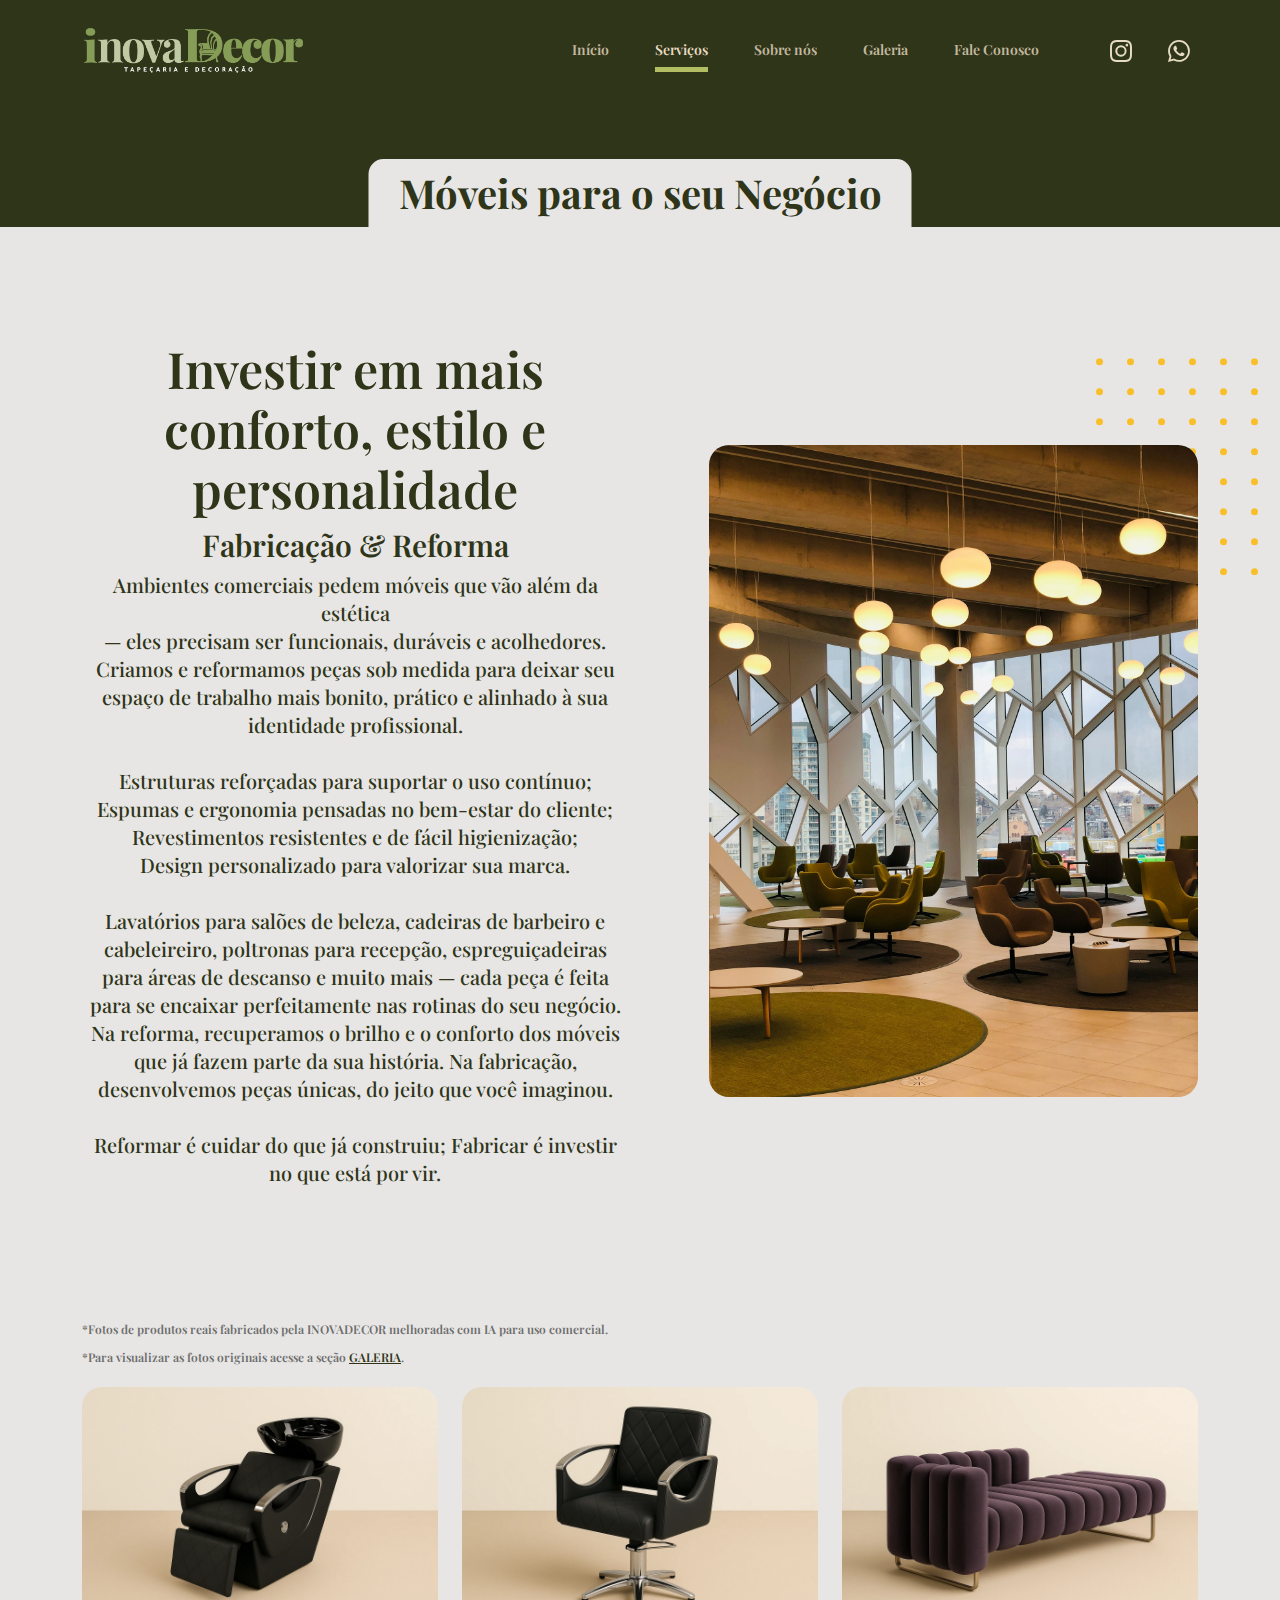
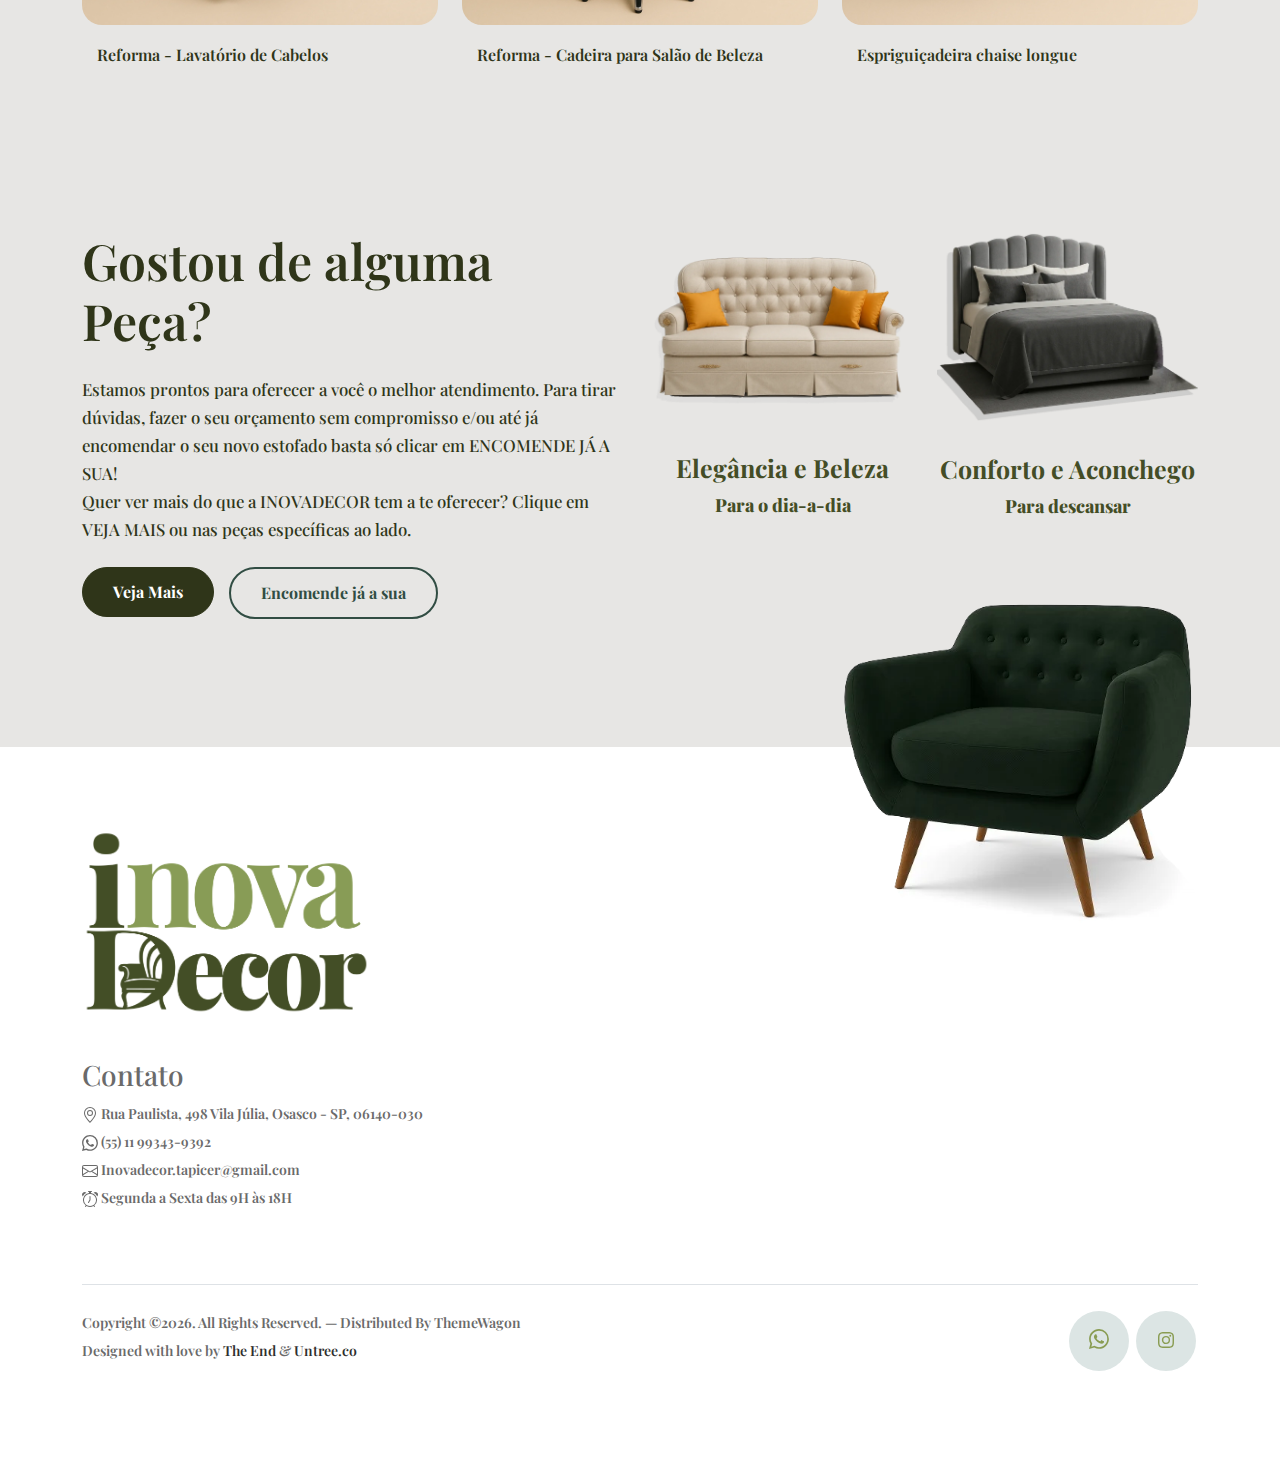
<file: Paraseunegocio.html>
<!-- /*
* Design by: The End
* Author: The End
* Bootstrap 5
* Template Name: Furni / Template Author: Untree.co (https://untree.co/)
* License: https://creativecommons.org/licenses/by/3.0/
*/ -->
<!doctype html>
<html lang="pt-BR">
<head>
  <meta charset="utf-8">
  <meta name="viewport" content="width=device-width, initial-scale=1, shrink-to-fit=no">
  <meta name="author" content="TheEnd">
  <link rel="shortcut icon" href="images2/LOGOMIN2.webp">

  <meta name="description" content="" />
  <meta name="keywords" content="bootstrap, bootstrap4" />

		<!-- Bootstrap CSS -->
		<link href="css/bootstrap.min.css" rel="stylesheet">
		<link href="https://cdnjs.cloudflare.com/ajax/libs/font-awesome/6.0.0-beta3/css/all.min.css" rel="stylesheet">
		<link href="https://cdn.jsdelivr.net/npm/bootstrap@5.3.5/dist/css/bootstrap.min.css" rel="stylesheet" integrity="sha384-SgOJa3DmI69IUzQ2PVdRZhwQ+dy64/BUtbMJw1MZ8t5HZApcHrRKUc4W0kG879m7" crossorigin="anonymous">
		<link href="css/tiny-slider.css" rel="stylesheet">
		<link href="https://fonts.googleapis.com/css2?family=Playfair+Display:wght@400;600;700&display=swap" rel="stylesheet">

		<link href="css/stylepags.css" rel="stylesheet">
		<title>InovaDecor - Tapeçaria e Decorações</title>
	</head>

	<body>

		<!-- Start Header/Navigation -->
		<nav class="custom-navbar navbar navbar navbar-expand-md navbar-dark bg-dark" arial-label="Furni navigation bar">

			<div class="container">
				<img class="navbar-brand" href="index.html" src="images2/logooficialvert.webp" style="width: 7em;">

				<button class="navbar-toggler" type="button" data-bs-toggle="collapse" data-bs-target="#navbarsFurni" aria-controls="navbarsFurni" aria-expanded="false" aria-label="Toggle navigation">
					<span class="navbar-toggler-icon"></span>
				</button>

				<div class="collapse navbar-collapse" id="navbarsFurni">
					<ul class="custom-navbar-nav navbar-nav ms-auto mb-2 mb-md-0">
						<li ><a class="nav-link" href="index.html">Início</a></li>
						<li class="nav-item active">
							<a class="nav-link" href="services.html">Serviços</a>
						</li>
						<li><a class="nav-link" href="about.html">Sobre nós</a></li>
						<li><a class="nav-link" href="galery.html">Galeria</a></li>
						<li><a class="nav-link" href="contact.html">Fale Conosco</a></li>
					</ul>

					<ul class="custom-navbar-cta navbar-nav mb-2 mb-md-0 ms-5">
						<li><a class="nav-link" href="https://www.instagram.com/inovadecor__/?hl=pt-br" target="_blank"><svg xmlns="http://www.w3.org/2000/svg" width="22" height="22" fill="currentColor" class="bi bi-instagram" viewBox="0 0 16 16">
							<path d="M8 0C5.829 0 5.556.01 4.703.048 3.85.088 3.269.222 2.76.42a3.9 3.9 0 0 0-1.417.923A3.9 3.9 0 0 0 .42 2.76C.222 3.268.087 3.85.048 4.7.01 5.555 0 5.827 0 8.001c0 2.172.01 2.444.048 3.297.04.852.174 1.433.372 1.942.205.526.478.972.923 1.417.444.445.89.719 1.416.923.51.198 1.09.333 1.942.372C5.555 15.99 5.827 16 8 16s2.444-.01 3.298-.048c.851-.04 1.434-.174 1.943-.372a3.9 3.9 0 0 0 1.416-.923c.445-.445.718-.891.923-1.417.197-.509.332-1.09.372-1.942C15.99 10.445 16 10.173 16 8s-.01-2.445-.048-3.299c-.04-.851-.175-1.433-.372-1.941a3.9 3.9 0 0 0-.923-1.417A3.9 3.9 0 0 0 13.24.42c-.51-.198-1.092-.333-1.943-.372C10.443.01 10.172 0 7.998 0zm-.717 1.442h.718c2.136 0 2.389.007 3.232.046.78.035 1.204.166 1.486.275.373.145.64.319.92.599s.453.546.598.92c.11.281.24.705.275 1.485.039.843.047 1.096.047 3.231s-.008 2.389-.047 3.232c-.035.78-.166 1.203-.275 1.485a2.5 2.5 0 0 1-.599.919c-.28.28-.546.453-.92.598-.28.11-.704.24-1.485.276-.843.038-1.096.047-3.232.047s-2.39-.009-3.233-.047c-.78-.036-1.203-.166-1.485-.276a2.5 2.5 0 0 1-.92-.598 2.5 2.5 0 0 1-.6-.92c-.109-.281-.24-.705-.275-1.485-.038-.843-.046-1.096-.046-3.233s.008-2.388.046-3.231c.036-.78.166-1.204.276-1.486.145-.373.319-.64.599-.92s.546-.453.92-.598c.282-.11.705-.24 1.485-.276.738-.034 1.024-.044 2.515-.045zm4.988 1.328a.96.96 0 1 0 0 1.92.96.96 0 0 0 0-1.92m-4.27 1.122a4.109 4.109 0 1 0 0 8.217 4.109 4.109 0 0 0 0-8.217m0 1.441a2.667 2.667 0 1 1 0 5.334 2.667 2.667 0 0 1 0-5.334"/>
						  </svg></a></li>
						<li><a class="nav-link" href="https://wa.me/5511993439392?text=Ol%C3%A1%2C%20venho%20atrav%C3%A9s%20do%20site%20oficial.%20Gostaria%20de%20saber%20mais%20sobre%20os%20servi%C3%A7os%20da%20InovaDecor%21" target="_blank"><svg xmlns="http://www.w3.org/2000/svg" width="22" height="22" fill="currentColor" class="bi bi-whatsapp" viewBox="0 0 16 16">
							<path d="M13.601 2.326A7.85 7.85 0 0 0 7.994 0C3.627 0 .068 3.558.064 7.926c0 1.399.366 2.76 1.057 3.965L0 16l4.204-1.102a7.9 7.9 0 0 0 3.79.965h.004c4.368 0 7.926-3.558 7.93-7.93A7.9 7.9 0 0 0 13.6 2.326zM7.994 14.521a6.6 6.6 0 0 1-3.356-.92l-.24-.144-2.494.654.666-2.433-.156-.251a6.56 6.56 0 0 1-1.007-3.505c0-3.626 2.957-6.584 6.591-6.584a6.56 6.56 0 0 1 4.66 1.931 6.56 6.56 0 0 1 1.928 4.66c-.004 3.639-2.961 6.592-6.592 6.592m3.615-4.934c-.197-.099-1.17-.578-1.353-.646-.182-.065-.315-.099-.445.099-.133.197-.513.646-.627.775-.114.133-.232.148-.43.05-.197-.1-.836-.308-1.592-.985-.59-.525-.985-1.175-1.103-1.372-.114-.198-.011-.304.088-.403.087-.088.197-.232.296-.346.1-.114.133-.198.198-.33.065-.134.034-.248-.015-.347-.05-.099-.445-1.076-.612-1.47-.16-.389-.323-.335-.445-.34-.114-.007-.247-.007-.38-.007a.73.73 0 0 0-.529.247c-.182.198-.691.677-.691 1.654s.71 1.916.81 2.049c.098.133 1.394 2.132 3.383 2.992.47.205.84.326 1.129.418.475.152.904.129 1.246.08.38-.058 1.171-.48 1.338-.943.164-.464.164-.86.114-.943-.049-.084-.182-.133-.38-.232"/>
						  </svg></a></li>
					</ul>
				</div>
			</div>
				
		</nav>
		<!-- End Header/Navigation -->

		<!-- Start Hero Section -->
		
		<div class="hero">
			<h1 style="justify-content: center; display: inline-block;">Móveis para o seu Negócio</h1>
		 		
		</div>
		<!-- End Hero Section -->

		
		<!-- Start Why Choose Us Section -->
		<div class="why-choose-section">
			<div class="container">
				
				<div class="row justify-content-between align-items-center">
					<div class="col-lg-6">
					<div class="title-pgs-FR"style="text-align: center;">
						<h2 class="section-title">Investir em mais conforto, estilo e personalidade</h2>
						<h2 class="section-title2">Fabricação &amp; Reforma</h2>
						<p class="section-subtitle" style="font-size: 20px; color: #2f3519; font-weight: 500; text-align: center;"
						>Ambientes comerciais pedem móveis que vão além da estética <br>— eles precisam ser funcionais, duráveis e acolhedores.<br>Criamos e reformamos peças sob medida para deixar seu espaço de trabalho mais bonito, prático e alinhado à sua identidade profissional.
						<br></br>Estruturas reforçadas para suportar o uso contínuo;
						<br>Espumas e ergonomia pensadas no bem-estar do cliente;
						<br>Revestimentos resistentes e de fácil higienização;
						<br>Design personalizado para valorizar sua marca.
						<br></br>Lavatórios para salões de beleza, cadeiras de barbeiro e cabeleireiro, poltronas para recepção, espreguiçadeiras para áreas de descanso e muito mais — cada peça é feita para se encaixar perfeitamente nas rotinas do seu negócio.<br>Na reforma, recuperamos o brilho e o conforto dos móveis que já fazem parte da sua história.
						Na fabricação, desenvolvemos peças únicas, do jeito que você imaginou.</br><br>
						Reformar é cuidar do que já construiu;
Fabricar é investir no que está por vir.</p></div>
					</div>
					<div class="col-lg-5">
						<div class="img-wrap">
						<img class="img-fluid" src="images2/Paraseunegocio/workimg1.webp" alt="image">
					</div>
					</div>
				</div>
			</div>

		</div>
		
		<!-- End Why Choose Us Section -->

		<!-- Start Blog Section -->
		<div class="blog-section">
			<div class="container" style="display: flex;  align-items: center;">
				
				<div class="row">
					<p style="font-size: 12px; color: rgb(109, 109, 109);">
					  *Fotos de produtos reais fabricados pela INOVADECOR melhoradas com IA para uso comercial. <br>
					  *Para visualizar as fotos originais acesse a seção <a href="galery.html">GALERIA</a>.
					</p>
				  
					<div class="col-12 col-sm-6 col-md-4 mb-5">
						<div class="post-entry">
						  <a href="#imgwork1" class="post-thumbnail">
							<img src="images2/Paraseunegocio/worklavatorio.webp" alt="Imagem de Lavatorio" class="img-fluid">
						  </a>
						  <div class="post-content-entry">
							<h3><a href="#imgwork1">Reforma - Lavatório de Cabelos</a></h3>
						  </div>
						</div>
					  </div>
					  
					  <!-- Lightbox com :target -->
					  <a href="#fechar" class="lightbox" id="imgwork1">
						<img src="images2/Paraseunegocio/worklavatorio.webp" alt="Imagem ampliada">
					  </a>

					  <div class="col-12 col-sm-6 col-md-4 mb-5">
						<div class="post-entry">
						  <a href="#imgwork2" class="post-thumbnail">
							<img src="images2/Paraseunegocio/workcadeirasalao.webp" alt="Imagem de Cadeira" class="img-fluid">
						  </a>
						  <div class="post-content-entry">
							<h3><a href="#imgwork2">Reforma - Cadeira para Salão de Beleza</a></h3>
						  </div>
						</div>
					  </div>
					  
					  <!-- Lightbox com :target -->
					  <a href="#fechar" class="lightbox" id="imgwork2">
						<img src="images2/Paraseunegocio/workcadeirasalao.webp" alt="Imagem ampliada">
					  </a>

					  <div class="col-12 col-sm-6 col-md-4 mb-5">
						<div class="post-entry">
						  <a href="#imgwork3" class="post-thumbnail">
							<img src="images2/Paraseunegocio/workespriguicadeira.webp" alt="Imagem de Cadeira" class="img-fluid">
						  </a>
						  <div class="post-content-entry">
							<h3><a href="#imgwork3">Espriguiçadeira chaise longue</a></h3>
						  </div>
						</div>
					  </div>
					  
					  <!-- Lightbox com :target -->
					  <a href="#fechar" class="lightbox" id="imgwork3">
						<img src="images2/Paraseunegocio/workespriguicadeira.webp" alt="Imagem ampliada">
					  </a>
					  

						</div>
					</div>
									

				</div>
			</div>
		</div>
		
		<!-- End Blog Section -->
			

		<!-- Start Product Section -->
		<div class="product-section">
			<div class="container">
				<div class="row">

					<!-- Start Column 1 -->
					<div class="col-md-12 col-lg-3 mb-5 mb-lg-0" style= "min-width: 50%";>
						<h2 class="mb-4 section-title">Gostou de alguma Peça?</h2>
						<p class="mb-4" style="opacity: 100%; color: #2f3519; font-size: 1.2em; font-weight: 500;">Estamos prontos para oferecer a você o melhor atendimento. Para tirar dúvidas, fazer o seu orçamento sem compromisso e/ou até já encomendar o seu novo estofado basta só clicar em ENCOMENDE JÁ A SUA!
						<br>Quer ver mais do que a INOVADECOR tem a te oferecer? Clique em VEJA MAIS ou nas peças específicas ao lado.
						</p>
						<div class="botoes-lado">
						<p><a href="services.html" class="btn">Veja Mais</a></p>
						<p><a href="contact.html" class="btn btn-green-outline">Encomende já a sua</a></p>
						</div>
					</div> 
					<!-- End Column 1 -->	
				
					<!-- Start Column 2 -->
					<div class="col-12 col-md-4 col-lg-3 mb-5 mb-md-0">
						<a class="product-item" href="Sofas.html">
							<img src="images2/Sofá (1).webp" class="img-fluid product-thumbnail">
							<h3 class="product-title">Elegância e Beleza</h3>
							<strong class="product-price">Para o dia-a-dia</strong>

							<span class="icon-cross">
								<img src="images/cross.svg" class="img-fluid">
							</span>
						</a>
					</div>
					<!-- End Column 2 -->
					 <!-- Start Column 3 -->
					<div class="col-12 col-md-4 col-lg-3 mb-5 mb-md-0">
						<a class="product-item" href="Camas.html">
							<img src="images2/Cama.webp" class="img-fluid product-thumbnail">
							<h3 class="product-title">Conforto e Aconchego</h3>
							<strong class="product-price">Para descansar</strong>

							<span class="icon-cross">
								<img src="images/cross.svg" class="img-fluid">
							</span>
						</a>
					</div>
					<!-- End Column 3 -->

				</div>
			</div>
		</div>
		<!-- End Product Section -->

		

		

		<!-- Start Footer Section -->
		<footer class="footer-section">
			<div class="container relative">

				<div class="sofa-img">
					<img src="images2/sofa (1).webp" alt="Image" class="img-fluid">
				</div>

				<div class="row g-5 mb-5">
					<div class="col-lg-4">
						<div class="mb-4 footer-logo-wrap"><a href="index.html" class="footer-logo"><img src="images2/logooficial3.webp" style="width: 9em;"></a></div>
						<h1 style="font-size: 2em;">Contato</h1>
						<p class="mb-4"><svg xmlns="http://www.w3.org/2000/svg" width="16" height="16" fill="currentColor" class="bi bi-geo-alt" viewBox="0 0 16 16">
							<path d="M12.166 8.94c-.524 1.062-1.234 2.12-1.96 3.07A32 32 0 0 1 8 14.58a32 32 0 0 1-2.206-2.57c-.726-.95-1.436-2.008-1.96-3.07C3.304 7.867 3 6.862 3 6a5 5 0 0 1 10 0c0 .862-.305 1.867-.834 2.94M8 16s6-5.686 6-10A6 6 0 0 0 2 6c0 4.314 6 10 6 10"/>
							<path d="M8 8a2 2 0 1 1 0-4 2 2 0 0 1 0 4m0 1a3 3 0 1 0 0-6 3 3 0 0 0 0 6"/>
						  </svg> Rua Paulista, 498
						  Vila Júlia, Osasco - SP, 06140-030 <br>
						  <svg xmlns="http://www.w3.org/2000/svg" width="16" height="16" fill="currentColor" class="bi bi-whatsapp" viewBox="0 0 16 16">
							<path d="M13.601 2.326A7.85 7.85 0 0 0 7.994 0C3.627 0 .068 3.558.064 7.926c0 1.399.366 2.76 1.057 3.965L0 16l4.204-1.102a7.9 7.9 0 0 0 3.79.965h.004c4.368 0 7.926-3.558 7.93-7.93A7.9 7.9 0 0 0 13.6 2.326zM7.994 14.521a6.6 6.6 0 0 1-3.356-.92l-.24-.144-2.494.654.666-2.433-.156-.251a6.56 6.56 0 0 1-1.007-3.505c0-3.626 2.957-6.584 6.591-6.584a6.56 6.56 0 0 1 4.66 1.931 6.56 6.56 0 0 1 1.928 4.66c-.004 3.639-2.961 6.592-6.592 6.592m3.615-4.934c-.197-.099-1.17-.578-1.353-.646-.182-.065-.315-.099-.445.099-.133.197-.513.646-.627.775-.114.133-.232.148-.43.05-.197-.1-.836-.308-1.592-.985-.59-.525-.985-1.175-1.103-1.372-.114-.198-.011-.304.088-.403.087-.088.197-.232.296-.346.1-.114.133-.198.198-.33.065-.134.034-.248-.015-.347-.05-.099-.445-1.076-.612-1.47-.16-.389-.323-.335-.445-.34-.114-.007-.247-.007-.38-.007a.73.73 0 0 0-.529.247c-.182.198-.691.677-.691 1.654s.71 1.916.81 2.049c.098.133 1.394 2.132 3.383 2.992.47.205.84.326 1.129.418.475.152.904.129 1.246.08.38-.058 1.171-.48 1.338-.943.164-.464.164-.86.114-.943-.049-.084-.182-.133-.38-.232"/>
						  </svg> (55) 11 99343-9392<br>
						  <svg xmlns="http://www.w3.org/2000/svg" width="16" height="16" fill="currentColor" class="bi bi-envelope" viewBox="0 0 16 16">
							<path d="M0 4a2 2 0 0 1 2-2h12a2 2 0 0 1 2 2v8a2 2 0 0 1-2 2H2a2 2 0 0 1-2-2zm2-1a1 1 0 0 0-1 1v.217l7 4.2 7-4.2V4a1 1 0 0 0-1-1zm13 2.383-4.708 2.825L15 11.105zm-.034 6.876-5.64-3.471L8 9.583l-1.326-.795-5.64 3.47A1 1 0 0 0 2 13h12a1 1 0 0 0 .966-.741M1 11.105l4.708-2.897L1 5.383z"/>
						  </svg> Inovadecor.tapicer@gmail.com<br>
						  <svg xmlns="http://www.w3.org/2000/svg" width="16" height="16" fill="currentColor" class="bi bi-alarm" viewBox="0 0 16 16">
							<path d="M8.5 5.5a.5.5 0 0 0-1 0v3.362l-1.429 2.38a.5.5 0 1 0 .858.515l1.5-2.5A.5.5 0 0 0 8.5 9z"/>
							<path d="M6.5 0a.5.5 0 0 0 0 1H7v1.07a7.001 7.001 0 0 0-3.273 12.474l-.602.602a.5.5 0 0 0 .707.708l.746-.746A6.97 6.97 0 0 0 8 16a6.97 6.97 0 0 0 3.422-.892l.746.746a.5.5 0 0 0 .707-.708l-.601-.602A7.001 7.001 0 0 0 9 2.07V1h.5a.5.5 0 0 0 0-1zm1.038 3.018a6 6 0 0 1 .924 0 6 6 0 1 1-.924 0M0 3.5c0 .753.333 1.429.86 1.887A8.04 8.04 0 0 1 4.387 1.86 2.5 2.5 0 0 0 0 3.5M13.5 1c-.753 0-1.429.333-1.887.86a8.04 8.04 0 0 1 3.527 3.527A2.5 2.5 0 0 0 13.5 1"/>
						  </svg> Segunda a Sexta das 9H às 18H</p>
						  

						
					</div>
				</div>

				<div class="border-top copyright">
					<div class="row pt-4">
						<div class="col-lg-6">
							<p class="mb-2 text-center text-lg-start">Copyright &copy;<script>document.write(new Date().getFullYear());</script>. All Rights Reserved. &mdash;  Distributed By <a hreff="https://themewagon.com">ThemeWagon</a><br>  Designed with love by <a href="https://www.instagram.com/jhoow_end/?hl=pt-br" target="_blank">The End</a> & <a href="https://untree.co">Untree.co</a><!-- License information: https://untree.co/license/ -->
            </p>
		</div>
		<div class="col-lg-6 text-center text-lg-end">
			<ul class="list-unstyled d-inline-flex ms-auto">
				<ul class="list-unstyled custom-social">
							<li><a href="https://wa.me/5511993439392?text=Ol%C3%A1%2C%20venho%20atrav%C3%A9s%20do%20site%20oficial.%20Gostaria%20de%20saber%20mais%20sobre%20os%20servi%C3%A7os%20da%20InovaDecor%21" target="_blank" style="text-decoration: none;"><span class="fa fa-brands"><svg xmlns="http://www.w3.org/2000/svg" width="20" height="20" fill="currentColor" class="bi bi-whatsapp" viewBox="0 0 16 16" >
								<path d="M13.601 2.326A7.85 7.85 0 0 0 7.994 0C3.627 0 .068 3.558.064 7.926c0 1.399.366 2.76 1.057 3.965L0 16l4.204-1.102a7.9 7.9 0 0 0 3.79.965h.004c4.368 0 7.926-3.558 7.93-7.93A7.9 7.9 0 0 0 13.6 2.326zM7.994 14.521a6.6 6.6 0 0 1-3.356-.92l-.24-.144-2.494.654.666-2.433-.156-.251a6.56 6.56 0 0 1-1.007-3.505c0-3.626 2.957-6.584 6.591-6.584a6.56 6.56 0 0 1 4.66 1.931 6.56 6.56 0 0 1 1.928 4.66c-.004 3.639-2.961 6.592-6.592 6.592m3.615-4.934c-.197-.099-1.17-.578-1.353-.646-.182-.065-.315-.099-.445.099-.133.197-.513.646-.627.775-.114.133-.232.148-.43.05-.197-.1-.836-.308-1.592-.985-.59-.525-.985-1.175-1.103-1.372-.114-.198-.011-.304.088-.403.087-.088.197-.232.296-.346.1-.114.133-.198.198-.33.065-.134.034-.248-.015-.347-.05-.099-.445-1.076-.612-1.47-.16-.389-.323-.335-.445-.34-.114-.007-.247-.007-.38-.007a.73.73 0 0 0-.529.247c-.182.198-.691.677-.691 1.654s.71 1.916.81 2.049c.098.133 1.394 2.132 3.383 2.992.47.205.84.326 1.129.418.475.152.904.129 1.246.08.38-.058 1.171-.48 1.338-.943.164-.464.164-.86.114-.943-.049-.084-.182-.133-.38-.232"/>
							  </svg></span></a></li>
							<li><a href="https://www.instagram.com/inovadecor__/following/?hl=pt-br" target="_blank" style="text-decoration: none;"><svg xmlns="http://www.w3.org/2000/svg" width="16" height="16" fill="currentColor" class="bi bi-instagram" viewBox="0 0 16 16">
								<path d="M8 0C5.829 0 5.556.01 4.703.048 3.85.088 3.269.222 2.76.42a3.9 3.9 0 0 0-1.417.923A3.9 3.9 0 0 0 .42 2.76C.222 3.268.087 3.85.048 4.7.01 5.555 0 5.827 0 8.001c0 2.172.01 2.444.048 3.297.04.852.174 1.433.372 1.942.205.526.478.972.923 1.417.444.445.89.719 1.416.923.51.198 1.09.333 1.942.372C5.555 15.99 5.827 16 8 16s2.444-.01 3.298-.048c.851-.04 1.434-.174 1.943-.372a3.9 3.9 0 0 0 1.416-.923c.445-.445.718-.891.923-1.417.197-.509.332-1.09.372-1.942C15.99 10.445 16 10.173 16 8s-.01-2.445-.048-3.299c-.04-.851-.175-1.433-.372-1.941a3.9 3.9 0 0 0-.923-1.417A3.9 3.9 0 0 0 13.24.42c-.51-.198-1.092-.333-1.943-.372C10.443.01 10.172 0 7.998 0zm-.717 1.442h.718c2.136 0 2.389.007 3.232.046.78.035 1.204.166 1.486.275.373.145.64.319.92.599s.453.546.598.92c.11.281.24.705.275 1.485.039.843.047 1.096.047 3.231s-.008 2.389-.047 3.232c-.035.78-.166 1.203-.275 1.485a2.5 2.5 0 0 1-.599.919c-.28.28-.546.453-.92.598-.28.11-.704.24-1.485.276-.843.038-1.096.047-3.232.047s-2.39-.009-3.233-.047c-.78-.036-1.203-.166-1.485-.276a2.5 2.5 0 0 1-.92-.598 2.5 2.5 0 0 1-.6-.92c-.109-.281-.24-.705-.275-1.485-.038-.843-.046-1.096-.046-3.233s.008-2.388.046-3.231c.036-.78.166-1.204.276-1.486.145-.373.319-.64.599-.92s.546-.453.92-.598c.282-.11.705-.24 1.485-.276.738-.034 1.024-.044 2.515-.045zm4.988 1.328a.96.96 0 1 0 0 1.92.96.96 0 0 0 0-1.92m-4.27 1.122a4.109 4.109 0 1 0 0 8.217 4.109 4.109 0 0 0 0-8.217m0 1.441a2.667 2.667 0 1 1 0 5.334 2.667 2.667 0 0 1 0-5.334"/>
							  </svg></span></a></li>
							
						</ul>
			</ul>
		</div>
					</div>
				</div>

			</div>
		</footer>
		<!-- End Footer Section -->		


		<script src="js/bootstrap.bundle.min.js"></script>
		<script src="js/tiny-slider.js"></script>
		<script src="js/custom.js"></script>
		<script src="https://cdn.jsdelivr.net/npm/bootstrap@5.3.5/dist/js/bootstrap.bundle.min.js" integrity="sha384-k6d4wzSIapyDyv1kpU366/PK5hCdSbCRGRCMv+eplOQJWyd1fbcAu9OCUj5zNLiq" crossorigin="anonymous"></script>
		<script>
			const track = document.querySelector(".slider-track");
			const totalSlides = document.querySelectorAll(".slider-img").length;
			let currentIndex = 0;
		  
			function moveSlider() {
			  currentIndex = (currentIndex + 1) % totalSlides;
			  track.style.transform = `translateX(-${currentIndex * 100}%)`;
			}
		  
			setInterval(moveSlider, 5000); // muda a cada 5s
		  </script>
		  
		  
		  
	</body>

</html>
</file>
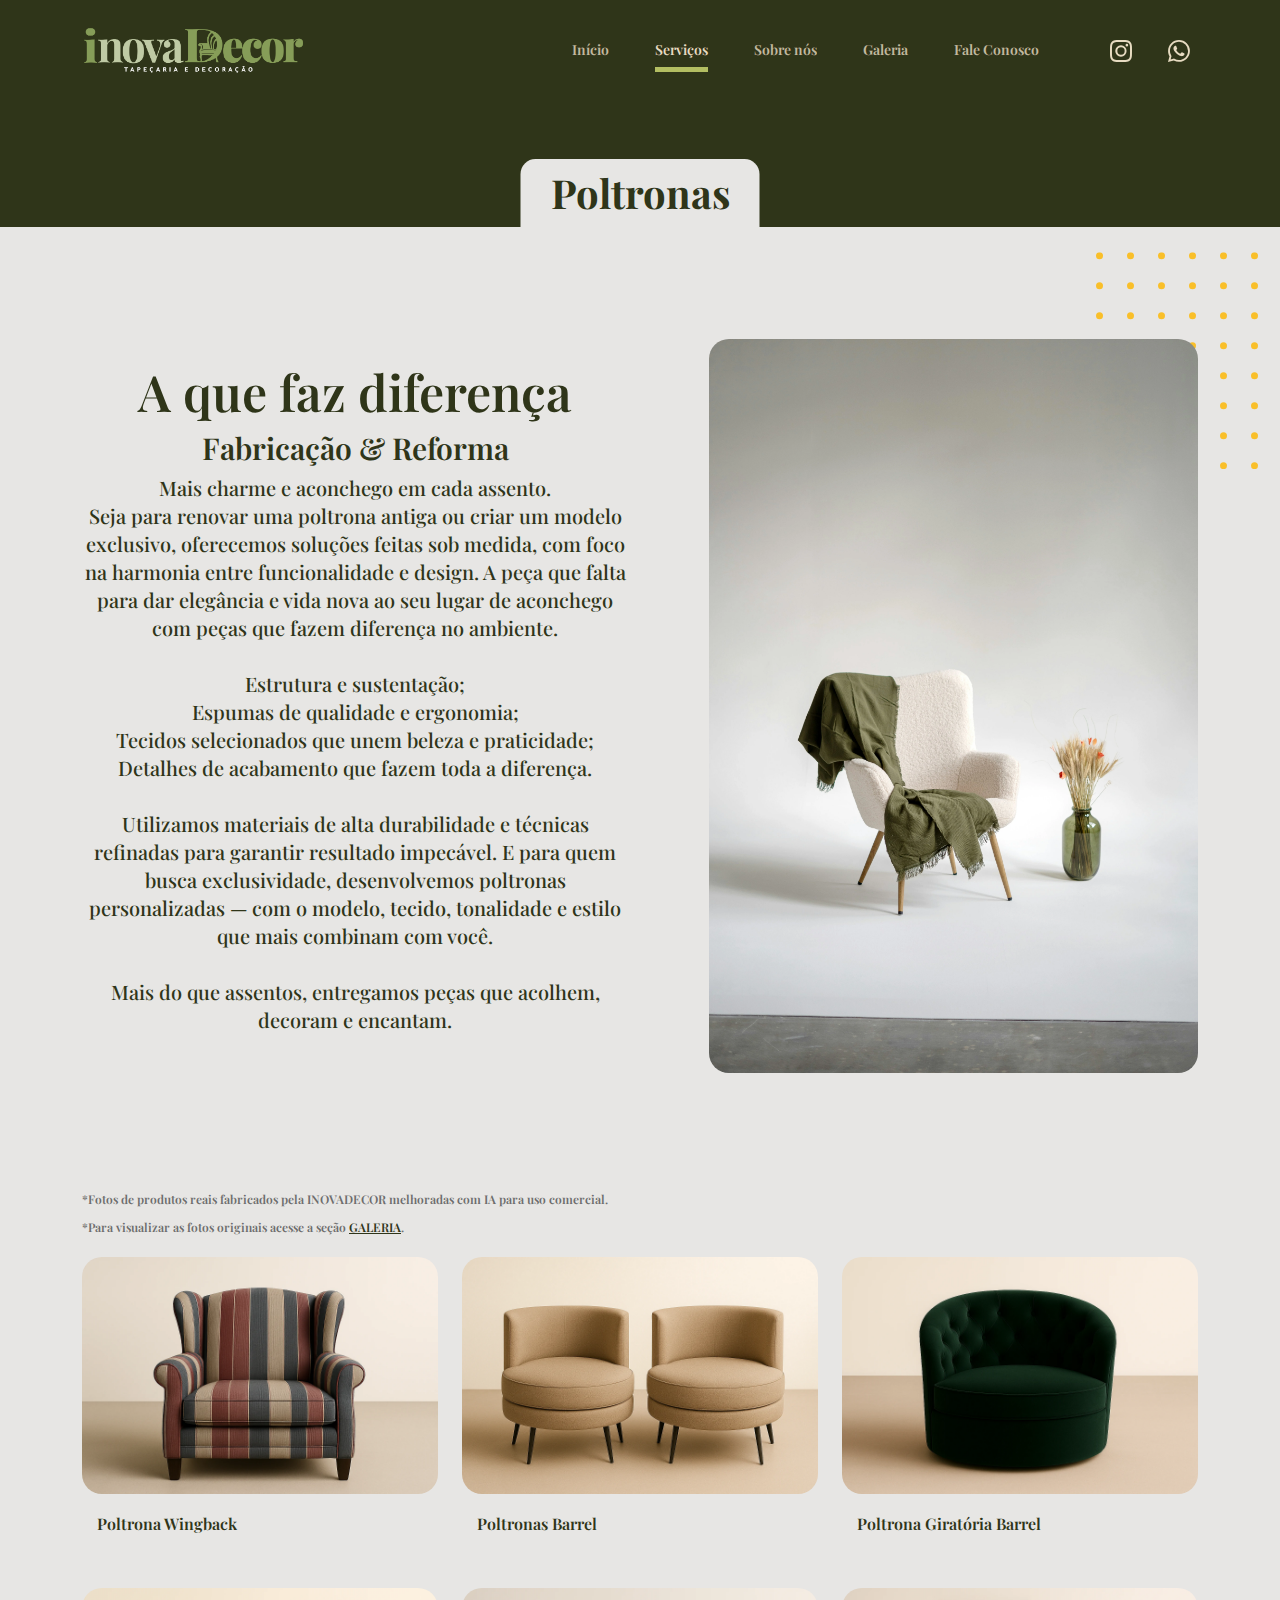
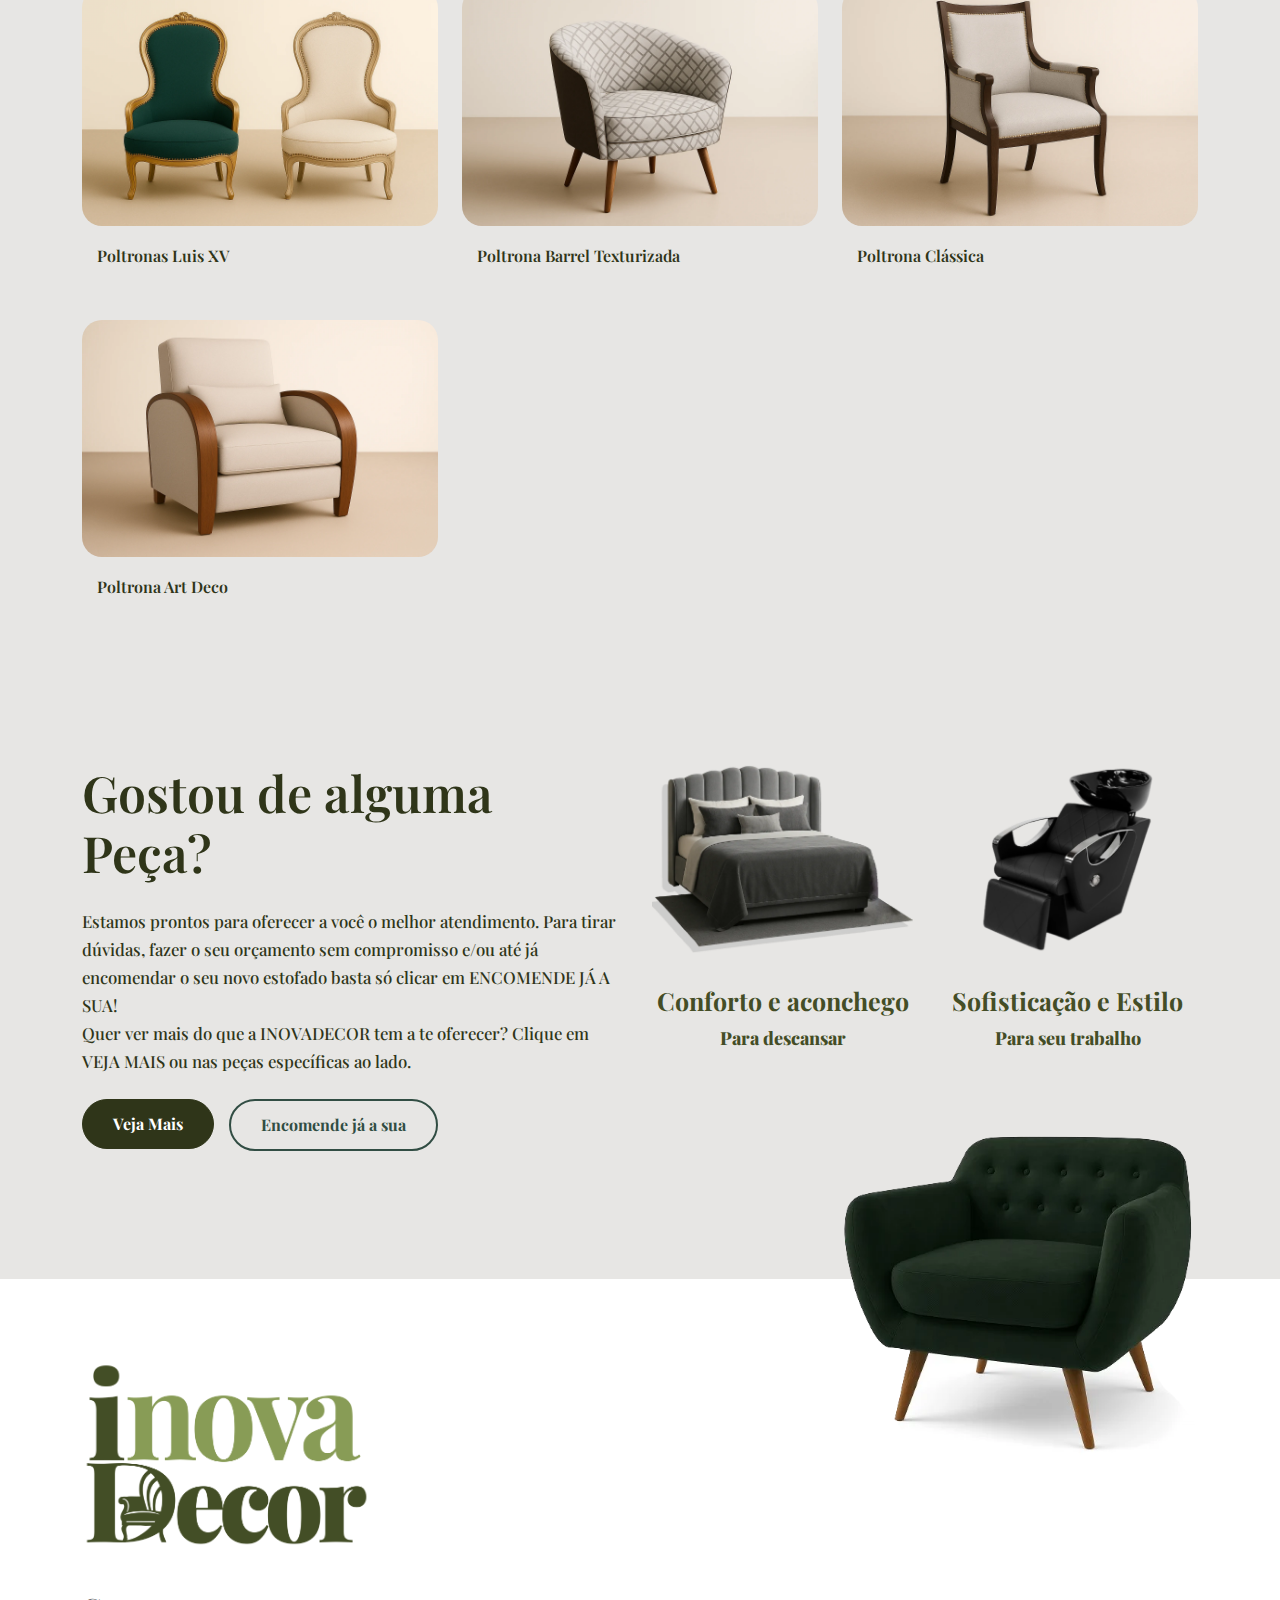
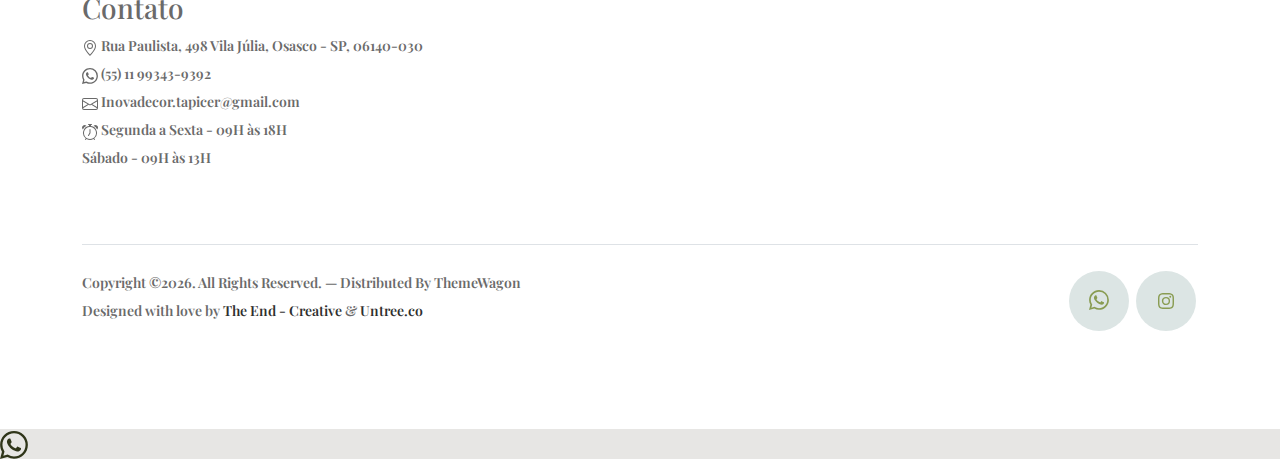
<file: Poltrona.html>
<!-- /*
* Design by: The End
* Author: The End
* Bootstrap 5
* Template Name: Furni / Template Author: Untree.co (https://untree.co/)
* License: https://creativecommons.org/licenses/by/3.0/
*/ -->
<!doctype html>
<html lang="pt-BR">
<head>
  <meta charset="utf-8">
  <meta name="viewport" content="width=device-width, initial-scale=1, shrink-to-fit=no">
  <meta name="author" content="TheEnd">
  <link rel="shortcut icon" href="images2/LOGOMIN2.webp">

  <meta name="description" content="" />
  <meta name="keywords" content="bootstrap, bootstrap4" />

		<!-- Bootstrap CSS -->
		<link href="css/bootstrap.min.css" rel="stylesheet">
		<link href="https://cdnjs.cloudflare.com/ajax/libs/font-awesome/6.0.0-beta3/css/all.min.css" rel="stylesheet">
		<link href="https://cdn.jsdelivr.net/npm/bootstrap@5.3.5/dist/css/bootstrap.min.css" rel="stylesheet" integrity="sha384-SgOJa3DmI69IUzQ2PVdRZhwQ+dy64/BUtbMJw1MZ8t5HZApcHrRKUc4W0kG879m7" crossorigin="anonymous">
		<link href="css/tiny-slider.css" rel="stylesheet">
		<link href="https://fonts.googleapis.com/css2?family=Playfair+Display:wght@400;600;700&display=swap" rel="stylesheet">

		<link href="css/stylepags.css" rel="stylesheet">
		<title>InovaDecor - Tapeçaria e Decorações</title>
	</head>

	<body>

		<!-- Start Header/Navigation -->
		<nav class="custom-navbar navbar navbar navbar-expand-md navbar-dark bg-dark" arial-label="Furni navigation bar">

			<div class="container">
				<img class="navbar-brand" href="index.html" src="images2/logooficialvert.webp" style="width: 7em;">

				<button class="navbar-toggler" type="button" data-bs-toggle="collapse" data-bs-target="#navbarsFurni" aria-controls="navbarsFurni" aria-expanded="false" aria-label="Toggle navigation">
					<span class="navbar-toggler-icon"></span>
				</button>

				<div class="collapse navbar-collapse" id="navbarsFurni">
					<ul class="custom-navbar-nav navbar-nav ms-auto mb-2 mb-md-0">
						<li ><a class="nav-link" href="index.html">Início</a></li>
						<li class="nav-item active">
							<a class="nav-link" href="services.html">Serviços</a>
						</li>
						<li><a class="nav-link" href="about.html">Sobre nós</a></li>
						<li><a class="nav-link" href="galery.html">Galeria</a></li>
						<li><a class="nav-link" href="contact.html">Fale Conosco</a></li>
					</ul>

					<ul class="custom-navbar-cta navbar-nav mb-2 mb-md-0 ms-5">
						<li><a class="nav-link" href="https://www.instagram.com/inovadecor__/?hl=pt-br" target="_blank"><svg xmlns="http://www.w3.org/2000/svg" width="22" height="22" fill="currentColor" class="bi bi-instagram" viewBox="0 0 16 16">
							<path d="M8 0C5.829 0 5.556.01 4.703.048 3.85.088 3.269.222 2.76.42a3.9 3.9 0 0 0-1.417.923A3.9 3.9 0 0 0 .42 2.76C.222 3.268.087 3.85.048 4.7.01 5.555 0 5.827 0 8.001c0 2.172.01 2.444.048 3.297.04.852.174 1.433.372 1.942.205.526.478.972.923 1.417.444.445.89.719 1.416.923.51.198 1.09.333 1.942.372C5.555 15.99 5.827 16 8 16s2.444-.01 3.298-.048c.851-.04 1.434-.174 1.943-.372a3.9 3.9 0 0 0 1.416-.923c.445-.445.718-.891.923-1.417.197-.509.332-1.09.372-1.942C15.99 10.445 16 10.173 16 8s-.01-2.445-.048-3.299c-.04-.851-.175-1.433-.372-1.941a3.9 3.9 0 0 0-.923-1.417A3.9 3.9 0 0 0 13.24.42c-.51-.198-1.092-.333-1.943-.372C10.443.01 10.172 0 7.998 0zm-.717 1.442h.718c2.136 0 2.389.007 3.232.046.78.035 1.204.166 1.486.275.373.145.64.319.92.599s.453.546.598.92c.11.281.24.705.275 1.485.039.843.047 1.096.047 3.231s-.008 2.389-.047 3.232c-.035.78-.166 1.203-.275 1.485a2.5 2.5 0 0 1-.599.919c-.28.28-.546.453-.92.598-.28.11-.704.24-1.485.276-.843.038-1.096.047-3.232.047s-2.39-.009-3.233-.047c-.78-.036-1.203-.166-1.485-.276a2.5 2.5 0 0 1-.92-.598 2.5 2.5 0 0 1-.6-.92c-.109-.281-.24-.705-.275-1.485-.038-.843-.046-1.096-.046-3.233s.008-2.388.046-3.231c.036-.78.166-1.204.276-1.486.145-.373.319-.64.599-.92s.546-.453.92-.598c.282-.11.705-.24 1.485-.276.738-.034 1.024-.044 2.515-.045zm4.988 1.328a.96.96 0 1 0 0 1.92.96.96 0 0 0 0-1.92m-4.27 1.122a4.109 4.109 0 1 0 0 8.217 4.109 4.109 0 0 0 0-8.217m0 1.441a2.667 2.667 0 1 1 0 5.334 2.667 2.667 0 0 1 0-5.334"/>
						  </svg></a></li>
						<li><a class="nav-link" href="https://wa.me/5511993439392?text=Ol%C3%A1%2C%20venho%20atrav%C3%A9s%20do%20site%20oficial.%20Gostaria%20de%20saber%20mais%20sobre%20os%20servi%C3%A7os%20da%20InovaDecor%21" target="_blank"><svg xmlns="http://www.w3.org/2000/svg" width="22" height="22" fill="currentColor" class="bi bi-whatsapp" viewBox="0 0 16 16">
							<path d="M13.601 2.326A7.85 7.85 0 0 0 7.994 0C3.627 0 .068 3.558.064 7.926c0 1.399.366 2.76 1.057 3.965L0 16l4.204-1.102a7.9 7.9 0 0 0 3.79.965h.004c4.368 0 7.926-3.558 7.93-7.93A7.9 7.9 0 0 0 13.6 2.326zM7.994 14.521a6.6 6.6 0 0 1-3.356-.92l-.24-.144-2.494.654.666-2.433-.156-.251a6.56 6.56 0 0 1-1.007-3.505c0-3.626 2.957-6.584 6.591-6.584a6.56 6.56 0 0 1 4.66 1.931 6.56 6.56 0 0 1 1.928 4.66c-.004 3.639-2.961 6.592-6.592 6.592m3.615-4.934c-.197-.099-1.17-.578-1.353-.646-.182-.065-.315-.099-.445.099-.133.197-.513.646-.627.775-.114.133-.232.148-.43.05-.197-.1-.836-.308-1.592-.985-.59-.525-.985-1.175-1.103-1.372-.114-.198-.011-.304.088-.403.087-.088.197-.232.296-.346.1-.114.133-.198.198-.33.065-.134.034-.248-.015-.347-.05-.099-.445-1.076-.612-1.47-.16-.389-.323-.335-.445-.34-.114-.007-.247-.007-.38-.007a.73.73 0 0 0-.529.247c-.182.198-.691.677-.691 1.654s.71 1.916.81 2.049c.098.133 1.394 2.132 3.383 2.992.47.205.84.326 1.129.418.475.152.904.129 1.246.08.38-.058 1.171-.48 1.338-.943.164-.464.164-.86.114-.943-.049-.084-.182-.133-.38-.232"/>
						  </svg></a></li>
					</ul>
				</div>
			</div>
				
		</nav>
		<!-- End Header/Navigation -->
		<!-- Start Hero Section -->
		
		<div class="hero">
			<h1 style="justify-content: center; display: inline-block;">Poltronas</h1>
		 		
		</div>
		<!-- End Hero Section -->

		
		<!-- Start Why Choose Us Section -->
		<div class="why-choose-section">
			<div class="container">
				
				<div class="row justify-content-between align-items-center">
					<div class="col-lg-6">
					<div class="title-pgs-FR"style="text-align: center;">
						<h2 class="section-title">A que faz diferença</h2>
						<h2 class="section-title2">Fabricação &amp; Reforma</h2>
						<p class="section-subtitle" style="font-size: 20px; color: #2f3519; font-weight: 500; text-align: center;"
						>Mais charme e aconchego em cada assento.<br>Seja para renovar uma poltrona antiga ou criar um modelo exclusivo, oferecemos soluções feitas sob medida, com foco na harmonia entre funcionalidade e design. A peça que falta para dar elegância e vida nova ao seu lugar de aconchego com peças que fazem diferença no ambiente.
						<br></br>Estrutura e sustentação;
						<br>Espumas de qualidade e ergonomia;
						<br>Tecidos selecionados que unem beleza e praticidade;
						<br>Detalhes de acabamento que fazem toda a diferença.
						<br></br>Utilizamos materiais de alta durabilidade e técnicas refinadas para garantir resultado impecável. E para quem busca exclusividade, desenvolvemos poltronas personalizadas — com o modelo, tecido, tonalidade e estilo que mais combinam com você.<br></br>
						Mais do que assentos, entregamos peças que acolhem, decoram e encantam.</p></div>
					</div>
					<div class="col-lg-5">
						<div class="img-wrap">
						<img class="img-fluid" src="images2/Poltronas/imgpoltrona1.webp" alt="image">
					</div>
					</div>
				</div>
			</div>

		</div>
		
		<!-- End Why Choose Us Section -->

		<!-- Start Blog Section -->
		<div class="blog-section">
			<div class="container" style="display: flex;  align-items: center;">
				
				<div class="row">
					<p style="font-size: 12px; color: rgb(109, 109, 109);">
					  *Fotos de produtos reais fabricados pela INOVADECOR melhoradas com IA para uso comercial. <br>
					  *Para visualizar as fotos originais acesse a seção <a href="galery.html">GALERIA</a>.
					</p>
				  
					<div class="col-12 col-sm-6 col-md-4 mb-5">
						<div class="post-entry">
						  <a href="#imgpol1" class="post-thumbnail">
							<img src="images2/Poltronas/imgpoltron2.webp" alt="Imagem de Poltrona" class="img-fluid">
						  </a>
						</a>
						<div class="post-content-entry">
						  <h3><a href="#imgsofa3">Poltrona Wingback</a></h3>
						</div>
					  </div>
					</div>
					  
					  <!-- Lightbox com :target -->
					  <a href="#fechar" class="lightbox" id="imgpol1">
						<img src="images2/Poltronas/imgpoltron2.webp" alt="Imagem ampliada">
					  </a>
					
					  

					  <div class="col-12 col-sm-6 col-md-4 mb-5">
						<div class="post-entry">
						  <a href="#imgpol2" class="post-thumbnail">
							<img src="images2/Poltronas/imgpoltrona3.webp" alt="Imagem de Poltrona" class="img-fluid">
						  </a>
						  <div class="post-content-entry">
							<h3><a href="#imgpol2">Poltronas Barrel</a></h3>
						  </div>
						</div>
					  </div>
					  
					  <!-- Lightbox com :target -->
					  <a href="#fechar" class="lightbox" id="imgpol2">
						<img src="images2/Poltronas/imgpoltrona3.webp" alt="Imagem ampliada">
					  </a>

					  <div class="col-12 col-sm-6 col-md-4 mb-5">
						<div class="post-entry">
						  <a href="#imgpol3" class="post-thumbnail">
							<img src="images2/Poltronas/imgpltrona5.webp" alt="Imagem de Poltrona" class="img-fluid">
						  </a>
						  <div class="post-content-entry">
							<h3><a href="#imgpol3">Poltrona Giratória Barrel</a></h3>
						  </div>
						</div>
					  </div>
					  
					  <!-- Lightbox com :target -->
					  <a href="#fechar" class="lightbox" id="imgpol3">
						<img src="images2/Poltronas/imgpltrona5.webp" alt="Imagem ampliada">
					  </a>

					  <div class="col-12 col-sm-6 col-md-4 mb-5">
						<div class="post-entry">
						  <a href="#imgpol4" class="post-thumbnail">
							<img src="images2/Poltronas/P LuizXV.webp" alt="Imagem de Poltrona" class="img-fluid">
						  </a>
						  <div class="post-content-entry">
							<h3><a href="#imgpol4">Poltronas Luis XV</a></h3>
						  </div>
						</div>
					  </div>
					  
					  <!-- Lightbox com :target -->
					  <a href="#fechar" class="lightbox" id="imgpol4">
						<img src="images2/Poltronas/P LuizXV.webp" alt="Imagem ampliada">
					  </a>

					  <div class="col-12 col-sm-6 col-md-4 mb-5">
						<div class="post-entry">
						  <a href="#imgpol5" class="post-thumbnail">
							<img src="images2/Poltronas/barreltex.webp" alt="Imagem de Poltrona" class="img-fluid">
						  </a>
						  <div class="post-content-entry">
							<h3><a href="#imgpol5">Poltrona Barrel Texturizada</a></h3>
						  </div>
						</div>
					  </div>
					  
					  <!-- Lightbox com :target -->
					  <a href="#fechar" class="lightbox" id="imgpol5">
						<img src="images2/Poltronas/barreltex.webp" alt="Imagem ampliada">
					  </a>

					  <!-- Lightbox com :target -->
					  <a href="#fechar" class="lightbox" id="imgpol4">
						<img src="images2/Poltronas/P LuizXV.webp" alt="Imagem ampliada">
					  </a>

					  <div class="col-12 col-sm-6 col-md-4 mb-5">
						<div class="post-entry">
						  <a href="#imgpol6" class="post-thumbnail">
							<img src="images2/Poltronas/pclassic.webp" alt="Imagem de Poltrona" class="img-fluid">
						  </a>
						  <div class="post-content-entry">
							<h3><a href="#imgpol6">Poltrona Clássica</a></h3>
						  </div>
						</div>
					  </div>
					  
					  <!-- Lightbox com :target -->
					  <a href="#fechar" class="lightbox" id="imgpol6">
						<img src="images2/Poltronas/pclassic.webp" alt="Imagem ampliada">
					  </a>

					  <div class="col-12 col-sm-6 col-md-4 mb-5">
						<div class="post-entry">
						  <a href="#imgpol7" class="post-thumbnail">
							<img src="images2/Poltronas/partdeco.webp" alt="Imagem de Poltrona" class="img-fluid">
						  </a>
						  <div class="post-content-entry">
							<h3><a href="#imgpol7">Poltrona Art Deco</a></h3>
						  </div>
						</div>
					  </div>
					  
					  <!-- Lightbox com :target -->
					  <a href="#fechar" class="lightbox" id="imgpol7">
						<img src="images2/Poltronas/partdeco.webp" alt="Imagem ampliada">
					  </a>

					  

					

					
						</div>
					</div>
									

				</div>
			</div>
		</div>
		
		<!-- End Blog Section -->
			

		<!-- Start Product Section -->
		<div class="product-section">
			<div class="container">
				<div class="row">

					<!-- Start Column 1 -->
					<div class="col-md-12 col-lg-3 mb-5 mb-lg-0" style= "min-width: 50%";>
						<h2 class="mb-4 section-title">Gostou de alguma Peça?</h2>
						<p class="mb-4" style="opacity: 100%; color: #2f3519; font-size: 1.2em; font-weight: 500;">Estamos prontos para oferecer a você o melhor atendimento. Para tirar dúvidas, fazer o seu orçamento sem compromisso e/ou até já encomendar o seu novo estofado basta só clicar em ENCOMENDE JÁ A SUA!
						<br>Quer ver mais do que a INOVADECOR tem a te oferecer? Clique em VEJA MAIS ou nas peças específicas ao lado.
						</p>
						<div class="botoes-lado">
						<p><a href="services.html" class="btn">Veja Mais</a></p>
						<p><a href="contact.html" class="btn btn-green-outline">Encomende já a sua</a></p>
						</div>
					</div> 
					<!-- End Column 1 -->	
				
					<!-- Start Column 2 -->
					<div class="col-12 col-md-4 col-lg-3 mb-5 mb-md-0">
						<a class="product-item" href="Camas.html">
							<img src="images2/Cama.webp" class="img-fluid product-thumbnail">
							<h3 class="product-title">Conforto e aconchego</h3>
							<strong class="product-price">Para descansar</strong>

							<span class="icon-cross">
								<img src="images/cross.svg" class="img-fluid">
							</span>
						</a>
					</div>
					<!-- End Column 2 -->
					 <!-- Start Column 3 -->
					<div class="col-12 col-md-4 col-lg-3 mb-5 mb-md-0">
						<a class="product-item" href="Paraseunegocio.html">
							<img src="images2/Lavatório.webp" class="img-fluid product-thumbnail">
							<h3 class="product-title">Sofisticação e Estilo</h3>
							<strong class="product-price">Para seu trabalho</strong>

							<span class="icon-cross">
								<img src="images/cross.svg" class="img-fluid">
							</span>
						</a>
					</div>
					<!-- End Column 3 -->

				</div>
			</div>
		</div>
		<!-- End Product Section -->

		

		

		<!-- Start Footer Section -->
		<footer class="footer-section">
			<div class="container relative">

				<div class="sofa-img">
					<img src="images2/sofa (1).webp" alt="Image" class="img-fluid">
				</div>

				<div class="row g-5 mb-5">
					<div class="col-lg-4">
						<div class="mb-4 footer-logo-wrap"><a href="index.html" class="footer-logo"><img src="images2/logooficial3.webp" style="width: 9em;"></a></div>
						<h1 style="font-size: 2em;">Contato</h1>
						<p class="mb-4"><svg xmlns="http://www.w3.org/2000/svg" width="16" height="16" fill="currentColor" class="bi bi-geo-alt" viewBox="0 0 16 16">
							<path d="M12.166 8.94c-.524 1.062-1.234 2.12-1.96 3.07A32 32 0 0 1 8 14.58a32 32 0 0 1-2.206-2.57c-.726-.95-1.436-2.008-1.96-3.07C3.304 7.867 3 6.862 3 6a5 5 0 0 1 10 0c0 .862-.305 1.867-.834 2.94M8 16s6-5.686 6-10A6 6 0 0 0 2 6c0 4.314 6 10 6 10"/>
							<path d="M8 8a2 2 0 1 1 0-4 2 2 0 0 1 0 4m0 1a3 3 0 1 0 0-6 3 3 0 0 0 0 6"/>
						  </svg> Rua Paulista, 498
						  Vila Júlia, Osasco - SP, 06140-030 <br>
						  <svg xmlns="http://www.w3.org/2000/svg" width="16" height="16" fill="currentColor" class="bi bi-whatsapp" viewBox="0 0 16 16">
							<path d="M13.601 2.326A7.85 7.85 0 0 0 7.994 0C3.627 0 .068 3.558.064 7.926c0 1.399.366 2.76 1.057 3.965L0 16l4.204-1.102a7.9 7.9 0 0 0 3.79.965h.004c4.368 0 7.926-3.558 7.93-7.93A7.9 7.9 0 0 0 13.6 2.326zM7.994 14.521a6.6 6.6 0 0 1-3.356-.92l-.24-.144-2.494.654.666-2.433-.156-.251a6.56 6.56 0 0 1-1.007-3.505c0-3.626 2.957-6.584 6.591-6.584a6.56 6.56 0 0 1 4.66 1.931 6.56 6.56 0 0 1 1.928 4.66c-.004 3.639-2.961 6.592-6.592 6.592m3.615-4.934c-.197-.099-1.17-.578-1.353-.646-.182-.065-.315-.099-.445.099-.133.197-.513.646-.627.775-.114.133-.232.148-.43.05-.197-.1-.836-.308-1.592-.985-.59-.525-.985-1.175-1.103-1.372-.114-.198-.011-.304.088-.403.087-.088.197-.232.296-.346.1-.114.133-.198.198-.33.065-.134.034-.248-.015-.347-.05-.099-.445-1.076-.612-1.47-.16-.389-.323-.335-.445-.34-.114-.007-.247-.007-.38-.007a.73.73 0 0 0-.529.247c-.182.198-.691.677-.691 1.654s.71 1.916.81 2.049c.098.133 1.394 2.132 3.383 2.992.47.205.84.326 1.129.418.475.152.904.129 1.246.08.38-.058 1.171-.48 1.338-.943.164-.464.164-.86.114-.943-.049-.084-.182-.133-.38-.232"/>
						  </svg> (55) 11 99343-9392<br>
						  <svg xmlns="http://www.w3.org/2000/svg" width="16" height="16" fill="currentColor" class="bi bi-envelope" viewBox="0 0 16 16">
							<path d="M0 4a2 2 0 0 1 2-2h12a2 2 0 0 1 2 2v8a2 2 0 0 1-2 2H2a2 2 0 0 1-2-2zm2-1a1 1 0 0 0-1 1v.217l7 4.2 7-4.2V4a1 1 0 0 0-1-1zm13 2.383-4.708 2.825L15 11.105zm-.034 6.876-5.64-3.471L8 9.583l-1.326-.795-5.64 3.47A1 1 0 0 0 2 13h12a1 1 0 0 0 .966-.741M1 11.105l4.708-2.897L1 5.383z"/>
						  </svg> Inovadecor.tapicer@gmail.com<br>
						  <svg xmlns="http://www.w3.org/2000/svg" width="16" height="16" fill="currentColor" class="bi bi-alarm" viewBox="0 0 16 16">
							<path d="M8.5 5.5a.5.5 0 0 0-1 0v3.362l-1.429 2.38a.5.5 0 1 0 .858.515l1.5-2.5A.5.5 0 0 0 8.5 9z"/>
							<path d="M6.5 0a.5.5 0 0 0 0 1H7v1.07a7.001 7.001 0 0 0-3.273 12.474l-.602.602a.5.5 0 0 0 .707.708l.746-.746A6.97 6.97 0 0 0 8 16a6.97 6.97 0 0 0 3.422-.892l.746.746a.5.5 0 0 0 .707-.708l-.601-.602A7.001 7.001 0 0 0 9 2.07V1h.5a.5.5 0 0 0 0-1zm1.038 3.018a6 6 0 0 1 .924 0 6 6 0 1 1-.924 0M0 3.5c0 .753.333 1.429.86 1.887A8.04 8.04 0 0 1 4.387 1.86 2.5 2.5 0 0 0 0 3.5M13.5 1c-.753 0-1.429.333-1.887.86a8.04 8.04 0 0 1 3.527 3.527A2.5 2.5 0 0 0 13.5 1"/>
						  </svg> Segunda a Sexta - 09H às 18H <br>Sábado - 09H às 13H</p>
						  

						
					</div>
				</div>

				<div class="border-top copyright">
					<div class="row pt-4">
						<div class="col-lg-6">
							<p class="mb-2 text-center text-lg-start">Copyright &copy;<script>document.write(new Date().getFullYear());</script>. All Rights Reserved. &mdash;  Distributed By <a hreff="https://themewagon.com">ThemeWagon</a><br>  Designed with love by <a href="https://www.instagram.com/theendbr/?hl=pt-br" target="_blank">The End - Creative</a> & <a href="https://untree.co">Untree.co</a><!-- License information: https://untree.co/license/ -->
            </p>
		</div>
		<div class="col-lg-6 text-center text-lg-end">
			<ul class="list-unstyled d-inline-flex ms-auto">
				<ul class="list-unstyled custom-social">
							<li><a href="https://wa.me/5511993439392?text=Ol%C3%A1%2C%20venho%20atrav%C3%A9s%20do%20site%20oficial.%20Gostaria%20de%20saber%20mais%20sobre%20os%20servi%C3%A7os%20da%20InovaDecor%21" target="_blank" style="text-decoration: none;"><span class="fa fa-brands"><svg xmlns="http://www.w3.org/2000/svg" width="20" height="20" fill="currentColor" class="bi bi-whatsapp" viewBox="0 0 16 16" >
								<path d="M13.601 2.326A7.85 7.85 0 0 0 7.994 0C3.627 0 .068 3.558.064 7.926c0 1.399.366 2.76 1.057 3.965L0 16l4.204-1.102a7.9 7.9 0 0 0 3.79.965h.004c4.368 0 7.926-3.558 7.93-7.93A7.9 7.9 0 0 0 13.6 2.326zM7.994 14.521a6.6 6.6 0 0 1-3.356-.92l-.24-.144-2.494.654.666-2.433-.156-.251a6.56 6.56 0 0 1-1.007-3.505c0-3.626 2.957-6.584 6.591-6.584a6.56 6.56 0 0 1 4.66 1.931 6.56 6.56 0 0 1 1.928 4.66c-.004 3.639-2.961 6.592-6.592 6.592m3.615-4.934c-.197-.099-1.17-.578-1.353-.646-.182-.065-.315-.099-.445.099-.133.197-.513.646-.627.775-.114.133-.232.148-.43.05-.197-.1-.836-.308-1.592-.985-.59-.525-.985-1.175-1.103-1.372-.114-.198-.011-.304.088-.403.087-.088.197-.232.296-.346.1-.114.133-.198.198-.33.065-.134.034-.248-.015-.347-.05-.099-.445-1.076-.612-1.47-.16-.389-.323-.335-.445-.34-.114-.007-.247-.007-.38-.007a.73.73 0 0 0-.529.247c-.182.198-.691.677-.691 1.654s.71 1.916.81 2.049c.098.133 1.394 2.132 3.383 2.992.47.205.84.326 1.129.418.475.152.904.129 1.246.08.38-.058 1.171-.48 1.338-.943.164-.464.164-.86.114-.943-.049-.084-.182-.133-.38-.232"/>
							  </svg></span></a></li>
							<li><a href="https://www.instagram.com/inovadecor__/following/?hl=pt-br" target="_blank" style="text-decoration: none;"><svg xmlns="http://www.w3.org/2000/svg" width="16" height="16" fill="currentColor" class="bi bi-instagram" viewBox="0 0 16 16">
								<path d="M8 0C5.829 0 5.556.01 4.703.048 3.85.088 3.269.222 2.76.42a3.9 3.9 0 0 0-1.417.923A3.9 3.9 0 0 0 .42 2.76C.222 3.268.087 3.85.048 4.7.01 5.555 0 5.827 0 8.001c0 2.172.01 2.444.048 3.297.04.852.174 1.433.372 1.942.205.526.478.972.923 1.417.444.445.89.719 1.416.923.51.198 1.09.333 1.942.372C5.555 15.99 5.827 16 8 16s2.444-.01 3.298-.048c.851-.04 1.434-.174 1.943-.372a3.9 3.9 0 0 0 1.416-.923c.445-.445.718-.891.923-1.417.197-.509.332-1.09.372-1.942C15.99 10.445 16 10.173 16 8s-.01-2.445-.048-3.299c-.04-.851-.175-1.433-.372-1.941a3.9 3.9 0 0 0-.923-1.417A3.9 3.9 0 0 0 13.24.42c-.51-.198-1.092-.333-1.943-.372C10.443.01 10.172 0 7.998 0zm-.717 1.442h.718c2.136 0 2.389.007 3.232.046.78.035 1.204.166 1.486.275.373.145.64.319.92.599s.453.546.598.92c.11.281.24.705.275 1.485.039.843.047 1.096.047 3.231s-.008 2.389-.047 3.232c-.035.78-.166 1.203-.275 1.485a2.5 2.5 0 0 1-.599.919c-.28.28-.546.453-.92.598-.28.11-.704.24-1.485.276-.843.038-1.096.047-3.232.047s-2.39-.009-3.233-.047c-.78-.036-1.203-.166-1.485-.276a2.5 2.5 0 0 1-.92-.598 2.5 2.5 0 0 1-.6-.92c-.109-.281-.24-.705-.275-1.485-.038-.843-.046-1.096-.046-3.233s.008-2.388.046-3.231c.036-.78.166-1.204.276-1.486.145-.373.319-.64.599-.92s.546-.453.92-.598c.282-.11.705-.24 1.485-.276.738-.034 1.024-.044 2.515-.045zm4.988 1.328a.96.96 0 1 0 0 1.92.96.96 0 0 0 0-1.92m-4.27 1.122a4.109 4.109 0 1 0 0 8.217 4.109 4.109 0 0 0 0-8.217m0 1.441a2.667 2.667 0 1 1 0 5.334 2.667 2.667 0 0 1 0-5.334"/>
							  </svg></span></a></li>
							
						</ul>
			</ul>
		</div>
					</div>
				</div>

			</div>
		</footer>
		<!-- End Footer Section -->
		<!-- Start WhatsApp Button -->
		<a href="https://wa.me/5511993439392?text=Ol%C3%A1%2C%20venho%20atrav%C3%A9s%20do%20site%20oficial.%20Gostaria%20de%20saber%20mais%20sobre%20os%20servi%C3%A7os%20da%20InovaDecor%21" 
   class="whatsapp-fixo" 
   target="_blank" 
   aria-label="Fale conosco no WhatsApp">
  <svg xmlns="http://www.w3.org/2000/svg" width="28" height="28" fill="currentColor" viewBox="0 0 16 16">
    <path d="M13.601 2.326A7.85 7.85 0 0 0 7.994 0C3.627 0 .068 3.558.064 7.926c0 1.399.366 2.76 1.057 3.965L0 16l4.204-1.102a7.9 7.9 0 0 0 3.79.965h.004c4.368 0 7.926-3.558 7.93-7.93A7.9 7.9 0 0 0 13.6 2.326zM7.994 14.521a6.6 6.6 0 0 1-3.356-.92l-.24-.144-2.494.654.666-2.433-.156-.251a6.56 6.56 0 0 1-1.007-3.505c0-3.626 2.957-6.584 6.591-6.584a6.56 6.56 0 0 1 4.66 1.931 6.56 6.56 0 0 1 1.928 4.66c-.004 3.639-2.961 6.592-6.592 6.592m3.615-4.934c-.197-.099-1.17-.578-1.353-.646-.182-.065-.315-.099-.445.099-.133.197-.513.646-.627.775-.114.133-.232.148-.43.05-.197-.1-.836-.308-1.592-.985-.59-.525-.985-1.175-1.103-1.372-.114-.198-.011-.304.088-.403.087-.088.197-.232.296-.346.1-.114.133-.198.198-.33.065-.134.034-.248-.015-.347-.05-.099-.445-1.076-.612-1.47-.16-.389-.323-.335-.445-.34-.114-.007-.247-.007-.38-.007a.73.73 0 0 0-.529.247c-.182.198-.691.677-.691 1.654s.71 1.916.81 2.049c.098.133 1.394 2.132 3.383 2.992.47.205.84.326 1.129.418.475.152.904.129 1.246.08.38-.058 1.171-.48 1.338-.943.164-.464.164-.86.114-.943-.049-.084-.182-.133-.38-.232"/>
  </svg>
</a>
		<!-- End WhatsApp Button -->		


		<script src="js/bootstrap.bundle.min.js"></script>
		<script src="js/tiny-slider.js"></script>
		<script src="js/custom.js"></script>
		<script src="https://cdn.jsdelivr.net/npm/bootstrap@5.3.5/dist/js/bootstrap.bundle.min.js" integrity="sha384-k6d4wzSIapyDyv1kpU366/PK5hCdSbCRGRCMv+eplOQJWyd1fbcAu9OCUj5zNLiq" crossorigin="anonymous"></script>
		<script>
			const track = document.querySelector(".slider-track");
			const totalSlides = document.querySelectorAll(".slider-img").length;
			let currentIndex = 0;
		  
			function moveSlider() {
			  currentIndex = (currentIndex + 1) % totalSlides;
			  track.style.transform = `translateX(-${currentIndex * 100}%)`;
			}
		  
			setInterval(moveSlider, 5000); // muda a cada 5s
		  </script>
		  
		  
		  
	</body>

</html>
</file>
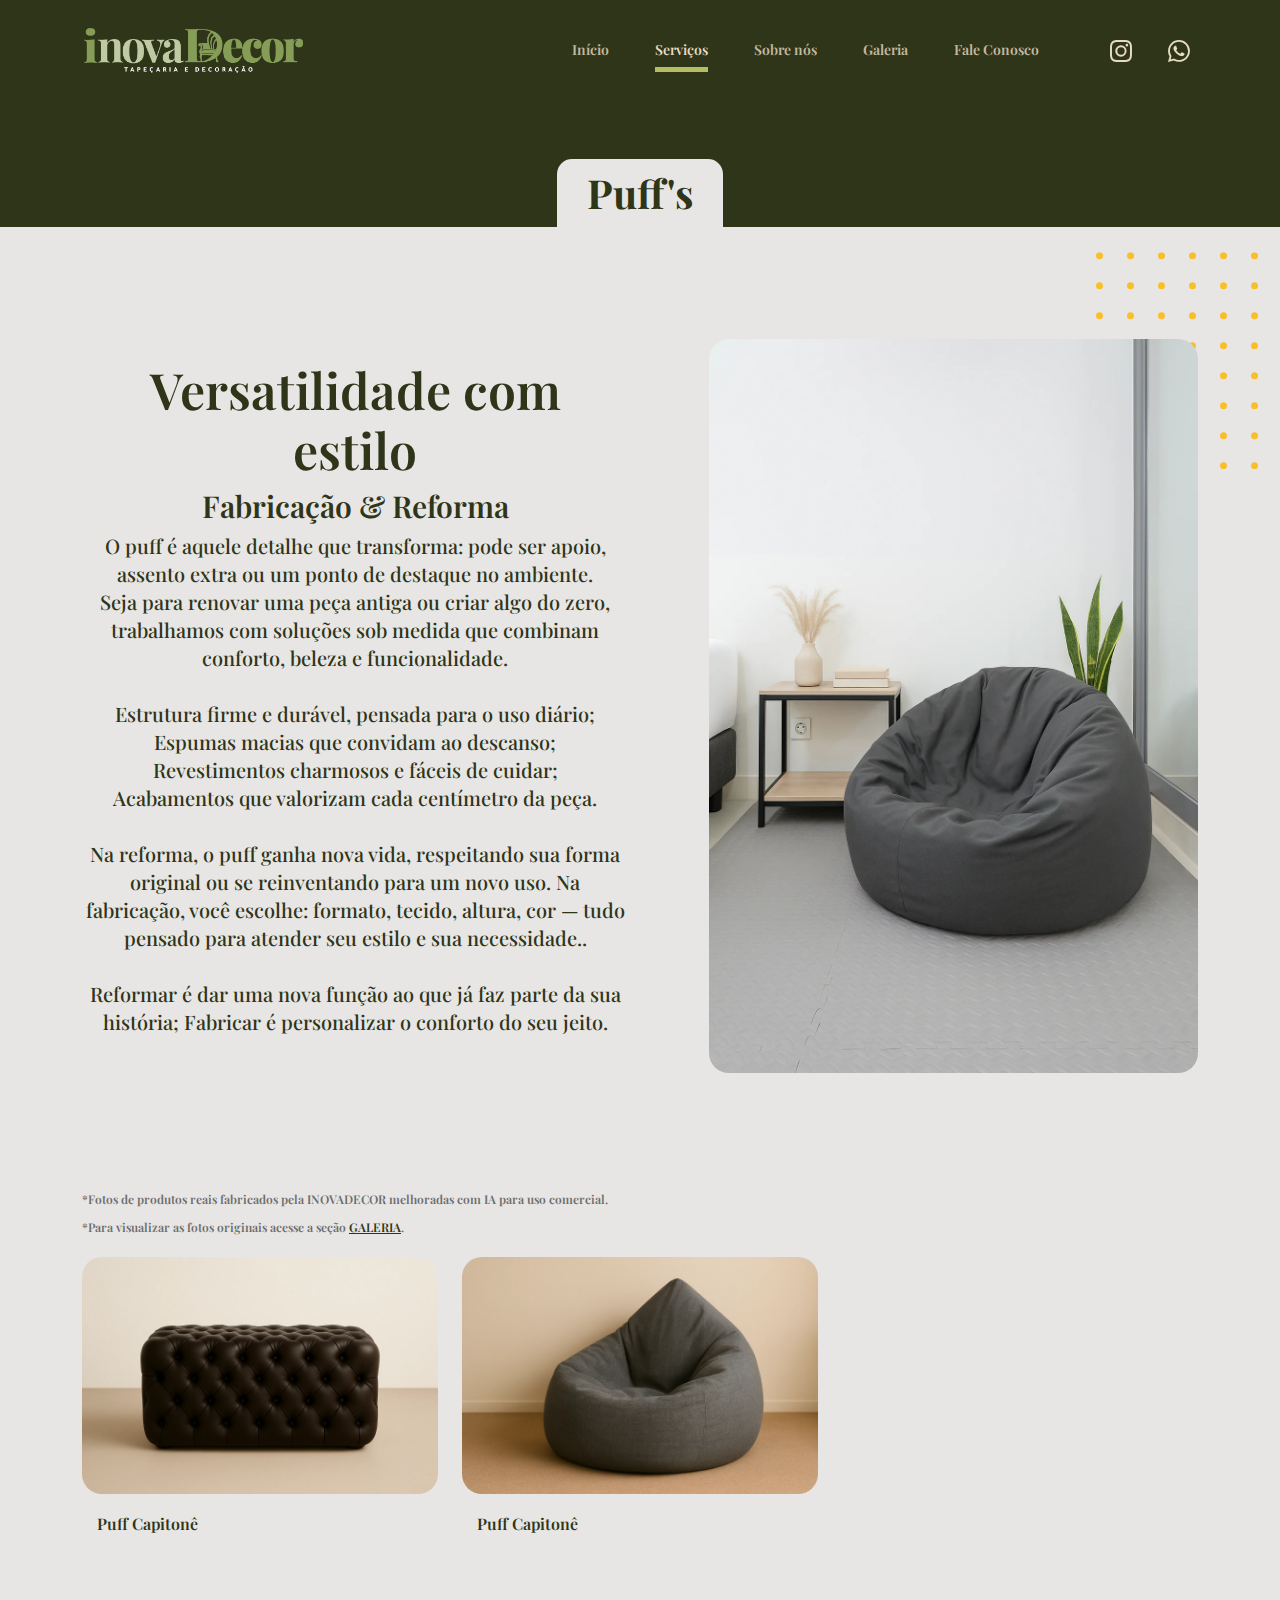
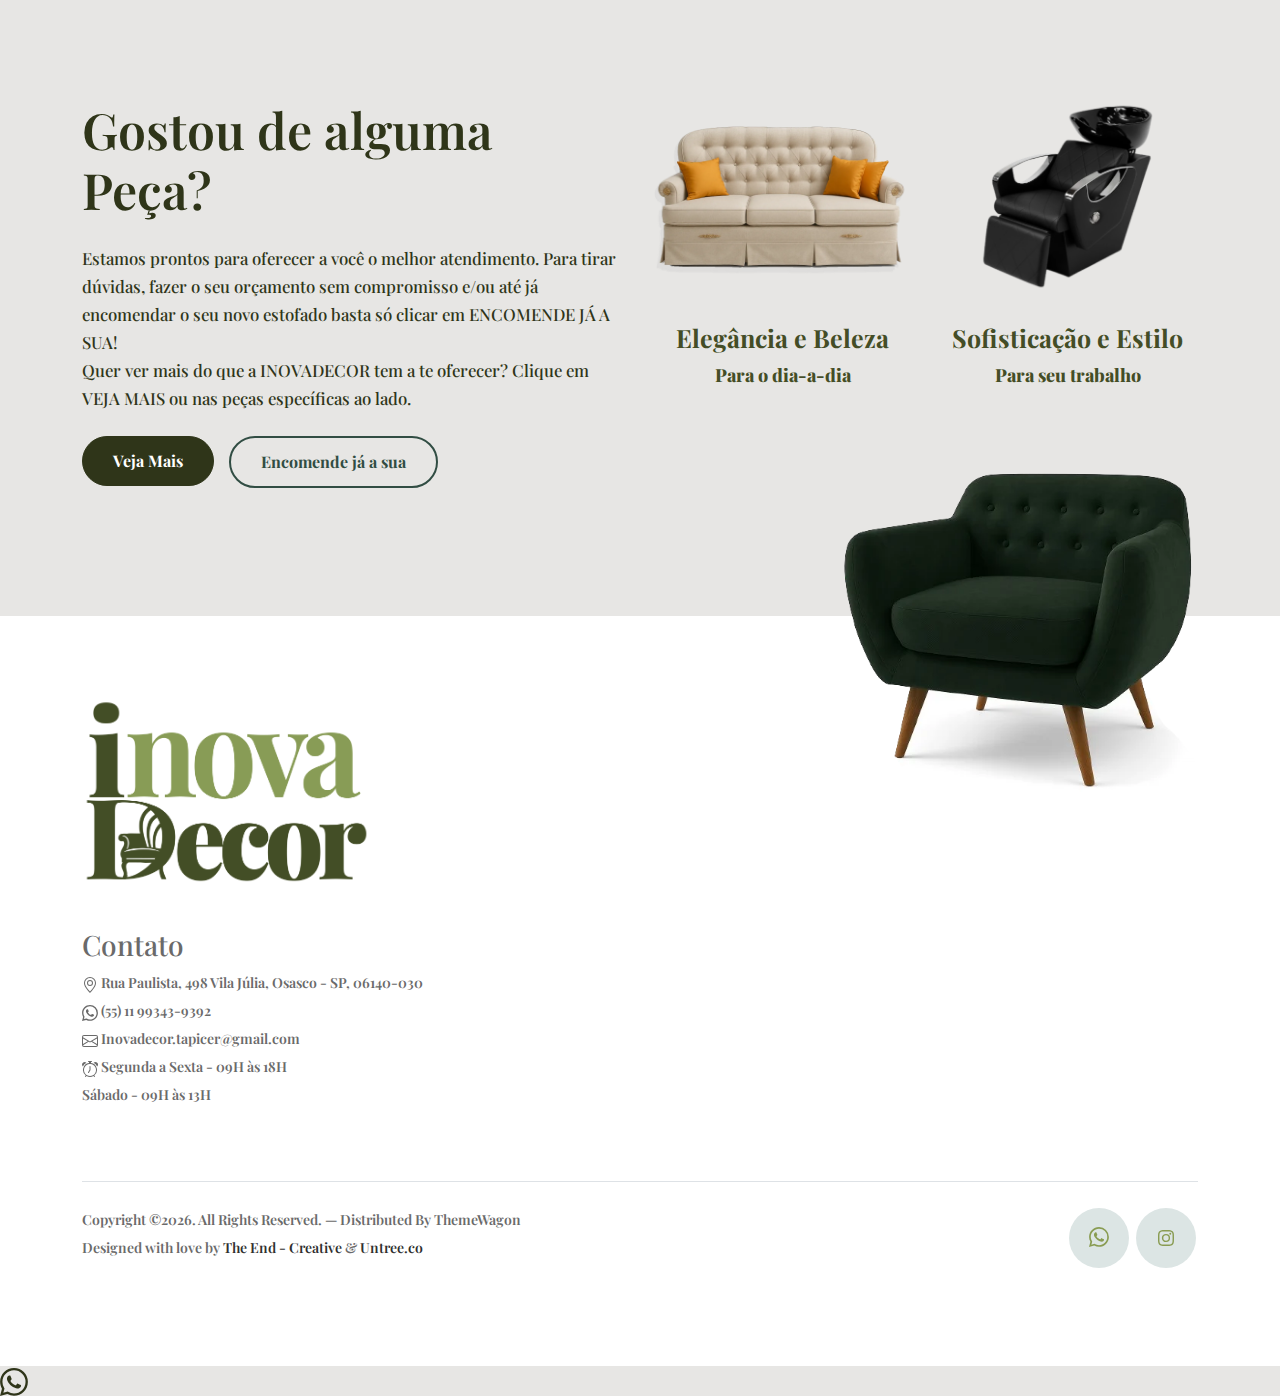
<file: Puffs.html>
<!-- /*
* Design by: The End
* Author: The End
* Bootstrap 5
* Template Name: Furni / Template Author: Untree.co (https://untree.co/)
* License: https://creativecommons.org/licenses/by/3.0/
*/ -->
<!doctype html>
<html lang="pt-BR">
<head>
  <meta charset="utf-8">
  <meta name="viewport" content="width=device-width, initial-scale=1, shrink-to-fit=no">
  <meta name="author" content="TheEnd">
  <link rel="shortcut icon" href="images2/LOGOMIN2.webp">

  <meta name="description" content="" />
  <meta name="keywords" content="bootstrap, bootstrap4" />

		<!-- Bootstrap CSS -->
		<link href="css/bootstrap.min.css" rel="stylesheet">
		<link href="https://cdnjs.cloudflare.com/ajax/libs/font-awesome/6.0.0-beta3/css/all.min.css" rel="stylesheet">
		<link href="https://cdn.jsdelivr.net/npm/bootstrap@5.3.5/dist/css/bootstrap.min.css" rel="stylesheet" integrity="sha384-SgOJa3DmI69IUzQ2PVdRZhwQ+dy64/BUtbMJw1MZ8t5HZApcHrRKUc4W0kG879m7" crossorigin="anonymous">
		<link href="css/tiny-slider.css" rel="stylesheet">
		<link href="https://fonts.googleapis.com/css2?family=Playfair+Display:wght@400;600;700&display=swap" rel="stylesheet">

		<link href="css/stylepags.css" rel="stylesheet">
		<title>InovaDecor - Tapeçaria e Decorações</title>
	</head>

	<body>

		<!-- Start Header/Navigation -->
		<nav class="custom-navbar navbar navbar navbar-expand-md navbar-dark bg-dark" arial-label="Furni navigation bar">

			<div class="container">
				<img class="navbar-brand" href="index.html" src="images2/logooficialvert.webp" style="width: 7em;">

				<button class="navbar-toggler" type="button" data-bs-toggle="collapse" data-bs-target="#navbarsFurni" aria-controls="navbarsFurni" aria-expanded="false" aria-label="Toggle navigation">
					<span class="navbar-toggler-icon"></span>
				</button>

				<div class="collapse navbar-collapse" id="navbarsFurni">
					<ul class="custom-navbar-nav navbar-nav ms-auto mb-2 mb-md-0">
						<li ><a class="nav-link" href="index.html">Início</a></li>
						<li class="nav-item active">
							<a class="nav-link" href="services.html">Serviços</a>
						</li>
						<li><a class="nav-link" href="about.html">Sobre nós</a></li>
						<li><a class="nav-link" href="galery.html">Galeria</a></li>
						<li><a class="nav-link" href="contact.html">Fale Conosco</a></li>
					</ul>

					<ul class="custom-navbar-cta navbar-nav mb-2 mb-md-0 ms-5">
						<li><a class="nav-link" href="https://www.instagram.com/inovadecor__/?hl=pt-br" target="_blank"><svg xmlns="http://www.w3.org/2000/svg" width="22" height="22" fill="currentColor" class="bi bi-instagram" viewBox="0 0 16 16">
							<path d="M8 0C5.829 0 5.556.01 4.703.048 3.85.088 3.269.222 2.76.42a3.9 3.9 0 0 0-1.417.923A3.9 3.9 0 0 0 .42 2.76C.222 3.268.087 3.85.048 4.7.01 5.555 0 5.827 0 8.001c0 2.172.01 2.444.048 3.297.04.852.174 1.433.372 1.942.205.526.478.972.923 1.417.444.445.89.719 1.416.923.51.198 1.09.333 1.942.372C5.555 15.99 5.827 16 8 16s2.444-.01 3.298-.048c.851-.04 1.434-.174 1.943-.372a3.9 3.9 0 0 0 1.416-.923c.445-.445.718-.891.923-1.417.197-.509.332-1.09.372-1.942C15.99 10.445 16 10.173 16 8s-.01-2.445-.048-3.299c-.04-.851-.175-1.433-.372-1.941a3.9 3.9 0 0 0-.923-1.417A3.9 3.9 0 0 0 13.24.42c-.51-.198-1.092-.333-1.943-.372C10.443.01 10.172 0 7.998 0zm-.717 1.442h.718c2.136 0 2.389.007 3.232.046.78.035 1.204.166 1.486.275.373.145.64.319.92.599s.453.546.598.92c.11.281.24.705.275 1.485.039.843.047 1.096.047 3.231s-.008 2.389-.047 3.232c-.035.78-.166 1.203-.275 1.485a2.5 2.5 0 0 1-.599.919c-.28.28-.546.453-.92.598-.28.11-.704.24-1.485.276-.843.038-1.096.047-3.232.047s-2.39-.009-3.233-.047c-.78-.036-1.203-.166-1.485-.276a2.5 2.5 0 0 1-.92-.598 2.5 2.5 0 0 1-.6-.92c-.109-.281-.24-.705-.275-1.485-.038-.843-.046-1.096-.046-3.233s.008-2.388.046-3.231c.036-.78.166-1.204.276-1.486.145-.373.319-.64.599-.92s.546-.453.92-.598c.282-.11.705-.24 1.485-.276.738-.034 1.024-.044 2.515-.045zm4.988 1.328a.96.96 0 1 0 0 1.92.96.96 0 0 0 0-1.92m-4.27 1.122a4.109 4.109 0 1 0 0 8.217 4.109 4.109 0 0 0 0-8.217m0 1.441a2.667 2.667 0 1 1 0 5.334 2.667 2.667 0 0 1 0-5.334"/>
						  </svg></a></li>
						<li><a class="nav-link" href="https://wa.me/5511993439392?text=Ol%C3%A1%2C%20venho%20atrav%C3%A9s%20do%20site%20oficial.%20Gostaria%20de%20saber%20mais%20sobre%20os%20servi%C3%A7os%20da%20InovaDecor%21" target="_blank"><svg xmlns="http://www.w3.org/2000/svg" width="22" height="22" fill="currentColor" class="bi bi-whatsapp" viewBox="0 0 16 16">
							<path d="M13.601 2.326A7.85 7.85 0 0 0 7.994 0C3.627 0 .068 3.558.064 7.926c0 1.399.366 2.76 1.057 3.965L0 16l4.204-1.102a7.9 7.9 0 0 0 3.79.965h.004c4.368 0 7.926-3.558 7.93-7.93A7.9 7.9 0 0 0 13.6 2.326zM7.994 14.521a6.6 6.6 0 0 1-3.356-.92l-.24-.144-2.494.654.666-2.433-.156-.251a6.56 6.56 0 0 1-1.007-3.505c0-3.626 2.957-6.584 6.591-6.584a6.56 6.56 0 0 1 4.66 1.931 6.56 6.56 0 0 1 1.928 4.66c-.004 3.639-2.961 6.592-6.592 6.592m3.615-4.934c-.197-.099-1.17-.578-1.353-.646-.182-.065-.315-.099-.445.099-.133.197-.513.646-.627.775-.114.133-.232.148-.43.05-.197-.1-.836-.308-1.592-.985-.59-.525-.985-1.175-1.103-1.372-.114-.198-.011-.304.088-.403.087-.088.197-.232.296-.346.1-.114.133-.198.198-.33.065-.134.034-.248-.015-.347-.05-.099-.445-1.076-.612-1.47-.16-.389-.323-.335-.445-.34-.114-.007-.247-.007-.38-.007a.73.73 0 0 0-.529.247c-.182.198-.691.677-.691 1.654s.71 1.916.81 2.049c.098.133 1.394 2.132 3.383 2.992.47.205.84.326 1.129.418.475.152.904.129 1.246.08.38-.058 1.171-.48 1.338-.943.164-.464.164-.86.114-.943-.049-.084-.182-.133-.38-.232"/>
						  </svg></a></li>
					</ul>
				</div>
			</div>
				
		</nav>
		<!-- End Header/Navigation -->

		<!-- Start Hero Section -->
		
		<div class="hero">
			<h1 style="justify-content: center; display: inline-block;">Puff's</h1>
		 		
		</div>
		<!-- End Hero Section -->

		
		<!-- Start Why Choose Us Section -->
		<div class="why-choose-section">
			<div class="container">
				
				<div class="row justify-content-between align-items-center">
					<div class="col-lg-6">
					<div class="title-pgs-FR"style="text-align: center;">
						<h2 class="section-title">Versatilidade com estilo</h2>
						<h2 class="section-title2">Fabricação &amp; Reforma</h2>
						<p class="section-subtitle" style="font-size: 20px; color: #2f3519; font-weight: 500; text-align: center;"
						>O puff é aquele detalhe que transforma: pode ser apoio, assento extra ou um ponto de destaque no ambiente.<br>Seja para renovar uma peça antiga ou criar algo do zero, trabalhamos com soluções sob medida que combinam conforto, beleza e funcionalidade.
						<br></br>Estrutura firme e durável, pensada para o uso diário;
						<br>Espumas macias que convidam ao descanso;
						<br>Revestimentos charmosos e fáceis de cuidar;
						<br>Acabamentos que valorizam cada centímetro da peça.
						<br></br>Na reforma, o puff ganha nova vida, respeitando sua forma original ou se reinventando para um novo uso.
						Na fabricação, você escolhe: formato, tecido, altura, cor — tudo pensado para atender seu estilo e sua necessidade..<br></br>
						Reformar é dar uma nova função ao que já faz parte da sua história;
Fabricar é personalizar o conforto do seu jeito.</p></div>
					</div>
					<div class="col-lg-5">
						<div class="img-wrap">
						<img class="img-fluid" src="images2/Puffs/imgpuff1.webp" alt="image">
					</div>
					</div>
				</div>
			</div>

		</div>
		
		<!-- End Why Choose Us Section -->

		<!-- Start Blog Section -->
		<div class="blog-section">
			<div class="container" style="display: flex;  align-items: center;">
				
				<div class="row">
					<p style="font-size: 12px; color: rgb(109, 109, 109);">
					  *Fotos de produtos reais fabricados pela INOVADECOR melhoradas com IA para uso comercial. <br>
					  *Para visualizar as fotos originais acesse a seção <a href="galery.html">GALERIA</a>.
					</p>
				  
					<div class="col-12 col-sm-6 col-md-4 mb-5">
						<div class="post-entry">
						  <a href="#imgpuff1" class="post-thumbnail">
							<img src="images2/Puffs/pcapitone.webp" alt="Imagem de Puff" class="img-fluid">
						  </a>
						</a>
						<div class="post-content-entry">
						  <h3><a href="#imgpuff1">Puff Capitonê</a></h3>
						</div>
					  </div>
					</div>
					  
					  <!-- Lightbox com :target -->
					  <a href="#fechar" class="lightbox" id="imgpuff1">
						<img src="images2/Puffs/pcapitone.webp" alt="Imagem ampliada">
					  </a>

					  <div class="col-12 col-sm-6 col-md-4 mb-5">
						<div class="post-entry">
						  <a href="#imgpuff2" class="post-thumbnail">
							<img src="images2/Puffs/pbeanbag.webp" alt="Imagem de Puff" class="img-fluid">
						  </a>
						</a>
						<div class="post-content-entry">
						  <h3><a href="#imgpuff2">Puff Capitonê</a></h3>
						</div>
					  </div>
					</div>
					  
					  <!-- Lightbox com :target -->
					  <a href="#fechar" class="lightbox" id="imgpuff2">
						<img src="images2/Puffs/pbeanbag.webp" alt="Imagem ampliada">
					  </a>
					
					  

					  

					  

					

					
						</div>
					</div>
									

				</div>
			</div>
		</div>
		
		<!-- End Blog Section -->
			

		<!-- Start Product Section -->
		<div class="product-section">
			<div class="container">
				<div class="row">

					<!-- Start Column 1 -->
					<div class="col-md-12 col-lg-3 mb-5 mb-lg-0" style= "min-width: 50%";>
						<h2 class="mb-4 section-title">Gostou de alguma Peça?</h2>
						<p class="mb-4" style="opacity: 100%; color: #2f3519; font-size: 1.2em; font-weight: 500;">Estamos prontos para oferecer a você o melhor atendimento. Para tirar dúvidas, fazer o seu orçamento sem compromisso e/ou até já encomendar o seu novo estofado basta só clicar em ENCOMENDE JÁ A SUA!
						<br>Quer ver mais do que a INOVADECOR tem a te oferecer? Clique em VEJA MAIS ou nas peças específicas ao lado.
						</p>
						<div class="botoes-lado">
						<p><a href="services.html" class="btn">Veja Mais</a></p>
						<p><a href="contact.html" class="btn btn-green-outline">Encomende já a sua</a></p>
						</div>
					</div> 
					<!-- End Column 1 -->	
				
					<!-- Start Column 2 -->
					<div class="col-12 col-md-4 col-lg-3 mb-5 mb-md-0">
						<a class="product-item" href="Sofas.html">
							<img src="images2/Sofá (1).webp" class="img-fluid product-thumbnail">
							<h3 class="product-title">Elegância e Beleza</h3>
							<strong class="product-price">Para o dia-a-dia</strong>

							<span class="icon-cross">
								<img src="images/cross.svg" class="img-fluid">
							</span>
						</a>
					</div>
					<!-- End Column 2 -->
					 <!-- Start Column 3 -->
					<div class="col-12 col-md-4 col-lg-3 mb-5 mb-md-0">
						<a class="product-item" href="Paraseunegocio.html">
							<img src="images2/Lavatório.webp" class="img-fluid product-thumbnail">
							<h3 class="product-title">Sofisticação e Estilo</h3>
							<strong class="product-price">Para seu trabalho</strong>

							<span class="icon-cross">
								<img src="images/cross.svg" class="img-fluid">
							</span>
						</a>
					</div>
					<!-- End Column 3 -->

				</div>
			</div>
		</div>
		<!-- End Product Section -->

		

		

		<!-- Start Footer Section -->
		<footer class="footer-section">
			<div class="container relative">

				<div class="sofa-img">
					<img src="images2/sofa (1).webp" alt="Image" class="img-fluid">
				</div>

				<div class="row g-5 mb-5">
					<div class="col-lg-4">
						<div class="mb-4 footer-logo-wrap"><a href="index.html" class="footer-logo"><img src="images2/logooficial3.webp" style="width: 9em;"></a></div>
						<h1 style="font-size: 2em;">Contato</h1>
						<p class="mb-4"><svg xmlns="http://www.w3.org/2000/svg" width="16" height="16" fill="currentColor" class="bi bi-geo-alt" viewBox="0 0 16 16">
							<path d="M12.166 8.94c-.524 1.062-1.234 2.12-1.96 3.07A32 32 0 0 1 8 14.58a32 32 0 0 1-2.206-2.57c-.726-.95-1.436-2.008-1.96-3.07C3.304 7.867 3 6.862 3 6a5 5 0 0 1 10 0c0 .862-.305 1.867-.834 2.94M8 16s6-5.686 6-10A6 6 0 0 0 2 6c0 4.314 6 10 6 10"/>
							<path d="M8 8a2 2 0 1 1 0-4 2 2 0 0 1 0 4m0 1a3 3 0 1 0 0-6 3 3 0 0 0 0 6"/>
						  </svg> Rua Paulista, 498
						  Vila Júlia, Osasco - SP, 06140-030 <br>
						  <svg xmlns="http://www.w3.org/2000/svg" width="16" height="16" fill="currentColor" class="bi bi-whatsapp" viewBox="0 0 16 16">
							<path d="M13.601 2.326A7.85 7.85 0 0 0 7.994 0C3.627 0 .068 3.558.064 7.926c0 1.399.366 2.76 1.057 3.965L0 16l4.204-1.102a7.9 7.9 0 0 0 3.79.965h.004c4.368 0 7.926-3.558 7.93-7.93A7.9 7.9 0 0 0 13.6 2.326zM7.994 14.521a6.6 6.6 0 0 1-3.356-.92l-.24-.144-2.494.654.666-2.433-.156-.251a6.56 6.56 0 0 1-1.007-3.505c0-3.626 2.957-6.584 6.591-6.584a6.56 6.56 0 0 1 4.66 1.931 6.56 6.56 0 0 1 1.928 4.66c-.004 3.639-2.961 6.592-6.592 6.592m3.615-4.934c-.197-.099-1.17-.578-1.353-.646-.182-.065-.315-.099-.445.099-.133.197-.513.646-.627.775-.114.133-.232.148-.43.05-.197-.1-.836-.308-1.592-.985-.59-.525-.985-1.175-1.103-1.372-.114-.198-.011-.304.088-.403.087-.088.197-.232.296-.346.1-.114.133-.198.198-.33.065-.134.034-.248-.015-.347-.05-.099-.445-1.076-.612-1.47-.16-.389-.323-.335-.445-.34-.114-.007-.247-.007-.38-.007a.73.73 0 0 0-.529.247c-.182.198-.691.677-.691 1.654s.71 1.916.81 2.049c.098.133 1.394 2.132 3.383 2.992.47.205.84.326 1.129.418.475.152.904.129 1.246.08.38-.058 1.171-.48 1.338-.943.164-.464.164-.86.114-.943-.049-.084-.182-.133-.38-.232"/>
						  </svg> (55) 11 99343-9392<br>
						  <svg xmlns="http://www.w3.org/2000/svg" width="16" height="16" fill="currentColor" class="bi bi-envelope" viewBox="0 0 16 16">
							<path d="M0 4a2 2 0 0 1 2-2h12a2 2 0 0 1 2 2v8a2 2 0 0 1-2 2H2a2 2 0 0 1-2-2zm2-1a1 1 0 0 0-1 1v.217l7 4.2 7-4.2V4a1 1 0 0 0-1-1zm13 2.383-4.708 2.825L15 11.105zm-.034 6.876-5.64-3.471L8 9.583l-1.326-.795-5.64 3.47A1 1 0 0 0 2 13h12a1 1 0 0 0 .966-.741M1 11.105l4.708-2.897L1 5.383z"/>
						  </svg> Inovadecor.tapicer@gmail.com<br>
						  <svg xmlns="http://www.w3.org/2000/svg" width="16" height="16" fill="currentColor" class="bi bi-alarm" viewBox="0 0 16 16">
							<path d="M8.5 5.5a.5.5 0 0 0-1 0v3.362l-1.429 2.38a.5.5 0 1 0 .858.515l1.5-2.5A.5.5 0 0 0 8.5 9z"/>
							<path d="M6.5 0a.5.5 0 0 0 0 1H7v1.07a7.001 7.001 0 0 0-3.273 12.474l-.602.602a.5.5 0 0 0 .707.708l.746-.746A6.97 6.97 0 0 0 8 16a6.97 6.97 0 0 0 3.422-.892l.746.746a.5.5 0 0 0 .707-.708l-.601-.602A7.001 7.001 0 0 0 9 2.07V1h.5a.5.5 0 0 0 0-1zm1.038 3.018a6 6 0 0 1 .924 0 6 6 0 1 1-.924 0M0 3.5c0 .753.333 1.429.86 1.887A8.04 8.04 0 0 1 4.387 1.86 2.5 2.5 0 0 0 0 3.5M13.5 1c-.753 0-1.429.333-1.887.86a8.04 8.04 0 0 1 3.527 3.527A2.5 2.5 0 0 0 13.5 1"/>
						  </svg> Segunda a Sexta - 09H às 18H <br>Sábado - 09H às 13H</p>
						  

						
					</div>
				</div>

				<div class="border-top copyright">
					<div class="row pt-4">
						<div class="col-lg-6">
							<p class="mb-2 text-center text-lg-start">Copyright &copy;<script>document.write(new Date().getFullYear());</script>. All Rights Reserved. &mdash;  Distributed By <a hreff="https://themewagon.com">ThemeWagon</a><br>  Designed with love by <a href="https://www.instagram.com/theendbr/?hl=pt-br" target="_blank">The End - Creative</a> & <a href="https://untree.co">Untree.co</a><!-- License information: https://untree.co/license/ -->
            </p>
		</div>
		<div class="col-lg-6 text-center text-lg-end">
			<ul class="list-unstyled d-inline-flex ms-auto">
				<ul class="list-unstyled custom-social">
							<li><a href="https://wa.me/5511993439392?text=Ol%C3%A1%2C%20venho%20atrav%C3%A9s%20do%20site%20oficial.%20Gostaria%20de%20saber%20mais%20sobre%20os%20servi%C3%A7os%20da%20InovaDecor%21" target="_blank" style="text-decoration: none;"><span class="fa fa-brands"><svg xmlns="http://www.w3.org/2000/svg" width="20" height="20" fill="currentColor" class="bi bi-whatsapp" viewBox="0 0 16 16" >
								<path d="M13.601 2.326A7.85 7.85 0 0 0 7.994 0C3.627 0 .068 3.558.064 7.926c0 1.399.366 2.76 1.057 3.965L0 16l4.204-1.102a7.9 7.9 0 0 0 3.79.965h.004c4.368 0 7.926-3.558 7.93-7.93A7.9 7.9 0 0 0 13.6 2.326zM7.994 14.521a6.6 6.6 0 0 1-3.356-.92l-.24-.144-2.494.654.666-2.433-.156-.251a6.56 6.56 0 0 1-1.007-3.505c0-3.626 2.957-6.584 6.591-6.584a6.56 6.56 0 0 1 4.66 1.931 6.56 6.56 0 0 1 1.928 4.66c-.004 3.639-2.961 6.592-6.592 6.592m3.615-4.934c-.197-.099-1.17-.578-1.353-.646-.182-.065-.315-.099-.445.099-.133.197-.513.646-.627.775-.114.133-.232.148-.43.05-.197-.1-.836-.308-1.592-.985-.59-.525-.985-1.175-1.103-1.372-.114-.198-.011-.304.088-.403.087-.088.197-.232.296-.346.1-.114.133-.198.198-.33.065-.134.034-.248-.015-.347-.05-.099-.445-1.076-.612-1.47-.16-.389-.323-.335-.445-.34-.114-.007-.247-.007-.38-.007a.73.73 0 0 0-.529.247c-.182.198-.691.677-.691 1.654s.71 1.916.81 2.049c.098.133 1.394 2.132 3.383 2.992.47.205.84.326 1.129.418.475.152.904.129 1.246.08.38-.058 1.171-.48 1.338-.943.164-.464.164-.86.114-.943-.049-.084-.182-.133-.38-.232"/>
							  </svg></span></a></li>
							<li><a href="https://www.instagram.com/inovadecor__/following/?hl=pt-br" target="_blank" style="text-decoration: none;"><svg xmlns="http://www.w3.org/2000/svg" width="16" height="16" fill="currentColor" class="bi bi-instagram" viewBox="0 0 16 16">
								<path d="M8 0C5.829 0 5.556.01 4.703.048 3.85.088 3.269.222 2.76.42a3.9 3.9 0 0 0-1.417.923A3.9 3.9 0 0 0 .42 2.76C.222 3.268.087 3.85.048 4.7.01 5.555 0 5.827 0 8.001c0 2.172.01 2.444.048 3.297.04.852.174 1.433.372 1.942.205.526.478.972.923 1.417.444.445.89.719 1.416.923.51.198 1.09.333 1.942.372C5.555 15.99 5.827 16 8 16s2.444-.01 3.298-.048c.851-.04 1.434-.174 1.943-.372a3.9 3.9 0 0 0 1.416-.923c.445-.445.718-.891.923-1.417.197-.509.332-1.09.372-1.942C15.99 10.445 16 10.173 16 8s-.01-2.445-.048-3.299c-.04-.851-.175-1.433-.372-1.941a3.9 3.9 0 0 0-.923-1.417A3.9 3.9 0 0 0 13.24.42c-.51-.198-1.092-.333-1.943-.372C10.443.01 10.172 0 7.998 0zm-.717 1.442h.718c2.136 0 2.389.007 3.232.046.78.035 1.204.166 1.486.275.373.145.64.319.92.599s.453.546.598.92c.11.281.24.705.275 1.485.039.843.047 1.096.047 3.231s-.008 2.389-.047 3.232c-.035.78-.166 1.203-.275 1.485a2.5 2.5 0 0 1-.599.919c-.28.28-.546.453-.92.598-.28.11-.704.24-1.485.276-.843.038-1.096.047-3.232.047s-2.39-.009-3.233-.047c-.78-.036-1.203-.166-1.485-.276a2.5 2.5 0 0 1-.92-.598 2.5 2.5 0 0 1-.6-.92c-.109-.281-.24-.705-.275-1.485-.038-.843-.046-1.096-.046-3.233s.008-2.388.046-3.231c.036-.78.166-1.204.276-1.486.145-.373.319-.64.599-.92s.546-.453.92-.598c.282-.11.705-.24 1.485-.276.738-.034 1.024-.044 2.515-.045zm4.988 1.328a.96.96 0 1 0 0 1.92.96.96 0 0 0 0-1.92m-4.27 1.122a4.109 4.109 0 1 0 0 8.217 4.109 4.109 0 0 0 0-8.217m0 1.441a2.667 2.667 0 1 1 0 5.334 2.667 2.667 0 0 1 0-5.334"/>
							  </svg></span></a></li>
							
						</ul>
			</ul>
		</div>
					</div>
				</div>

			</div>
		</footer>
		<!-- End Footer Section -->
		<!-- Start WhatsApp Button -->
		<a href="https://wa.me/5511993439392?text=Ol%C3%A1%2C%20venho%20atrav%C3%A9s%20do%20site%20oficial.%20Gostaria%20de%20saber%20mais%20sobre%20os%20servi%C3%A7os%20da%20InovaDecor%21" 
   class="whatsapp-fixo" 
   target="_blank" 
   aria-label="Fale conosco no WhatsApp">
  <svg xmlns="http://www.w3.org/2000/svg" width="28" height="28" fill="currentColor" viewBox="0 0 16 16">
    <path d="M13.601 2.326A7.85 7.85 0 0 0 7.994 0C3.627 0 .068 3.558.064 7.926c0 1.399.366 2.76 1.057 3.965L0 16l4.204-1.102a7.9 7.9 0 0 0 3.79.965h.004c4.368 0 7.926-3.558 7.93-7.93A7.9 7.9 0 0 0 13.6 2.326zM7.994 14.521a6.6 6.6 0 0 1-3.356-.92l-.24-.144-2.494.654.666-2.433-.156-.251a6.56 6.56 0 0 1-1.007-3.505c0-3.626 2.957-6.584 6.591-6.584a6.56 6.56 0 0 1 4.66 1.931 6.56 6.56 0 0 1 1.928 4.66c-.004 3.639-2.961 6.592-6.592 6.592m3.615-4.934c-.197-.099-1.17-.578-1.353-.646-.182-.065-.315-.099-.445.099-.133.197-.513.646-.627.775-.114.133-.232.148-.43.05-.197-.1-.836-.308-1.592-.985-.59-.525-.985-1.175-1.103-1.372-.114-.198-.011-.304.088-.403.087-.088.197-.232.296-.346.1-.114.133-.198.198-.33.065-.134.034-.248-.015-.347-.05-.099-.445-1.076-.612-1.47-.16-.389-.323-.335-.445-.34-.114-.007-.247-.007-.38-.007a.73.73 0 0 0-.529.247c-.182.198-.691.677-.691 1.654s.71 1.916.81 2.049c.098.133 1.394 2.132 3.383 2.992.47.205.84.326 1.129.418.475.152.904.129 1.246.08.38-.058 1.171-.48 1.338-.943.164-.464.164-.86.114-.943-.049-.084-.182-.133-.38-.232"/>
  </svg>
</a>
		<!-- End WhatsApp Button -->		


		<script src="js/bootstrap.bundle.min.js"></script>
		<script src="js/tiny-slider.js"></script>
		<script src="js/custom.js"></script>
		<script src="https://cdn.jsdelivr.net/npm/bootstrap@5.3.5/dist/js/bootstrap.bundle.min.js" integrity="sha384-k6d4wzSIapyDyv1kpU366/PK5hCdSbCRGRCMv+eplOQJWyd1fbcAu9OCUj5zNLiq" crossorigin="anonymous"></script>
		<script>
			const track = document.querySelector(".slider-track");
			const totalSlides = document.querySelectorAll(".slider-img").length;
			let currentIndex = 0;
		  
			function moveSlider() {
			  currentIndex = (currentIndex + 1) % totalSlides;
			  track.style.transform = `translateX(-${currentIndex * 100}%)`;
			}
		  
			setInterval(moveSlider, 5000); // muda a cada 5s
		  </script>
		  
		  
		  
	</body>

</html>
</file>
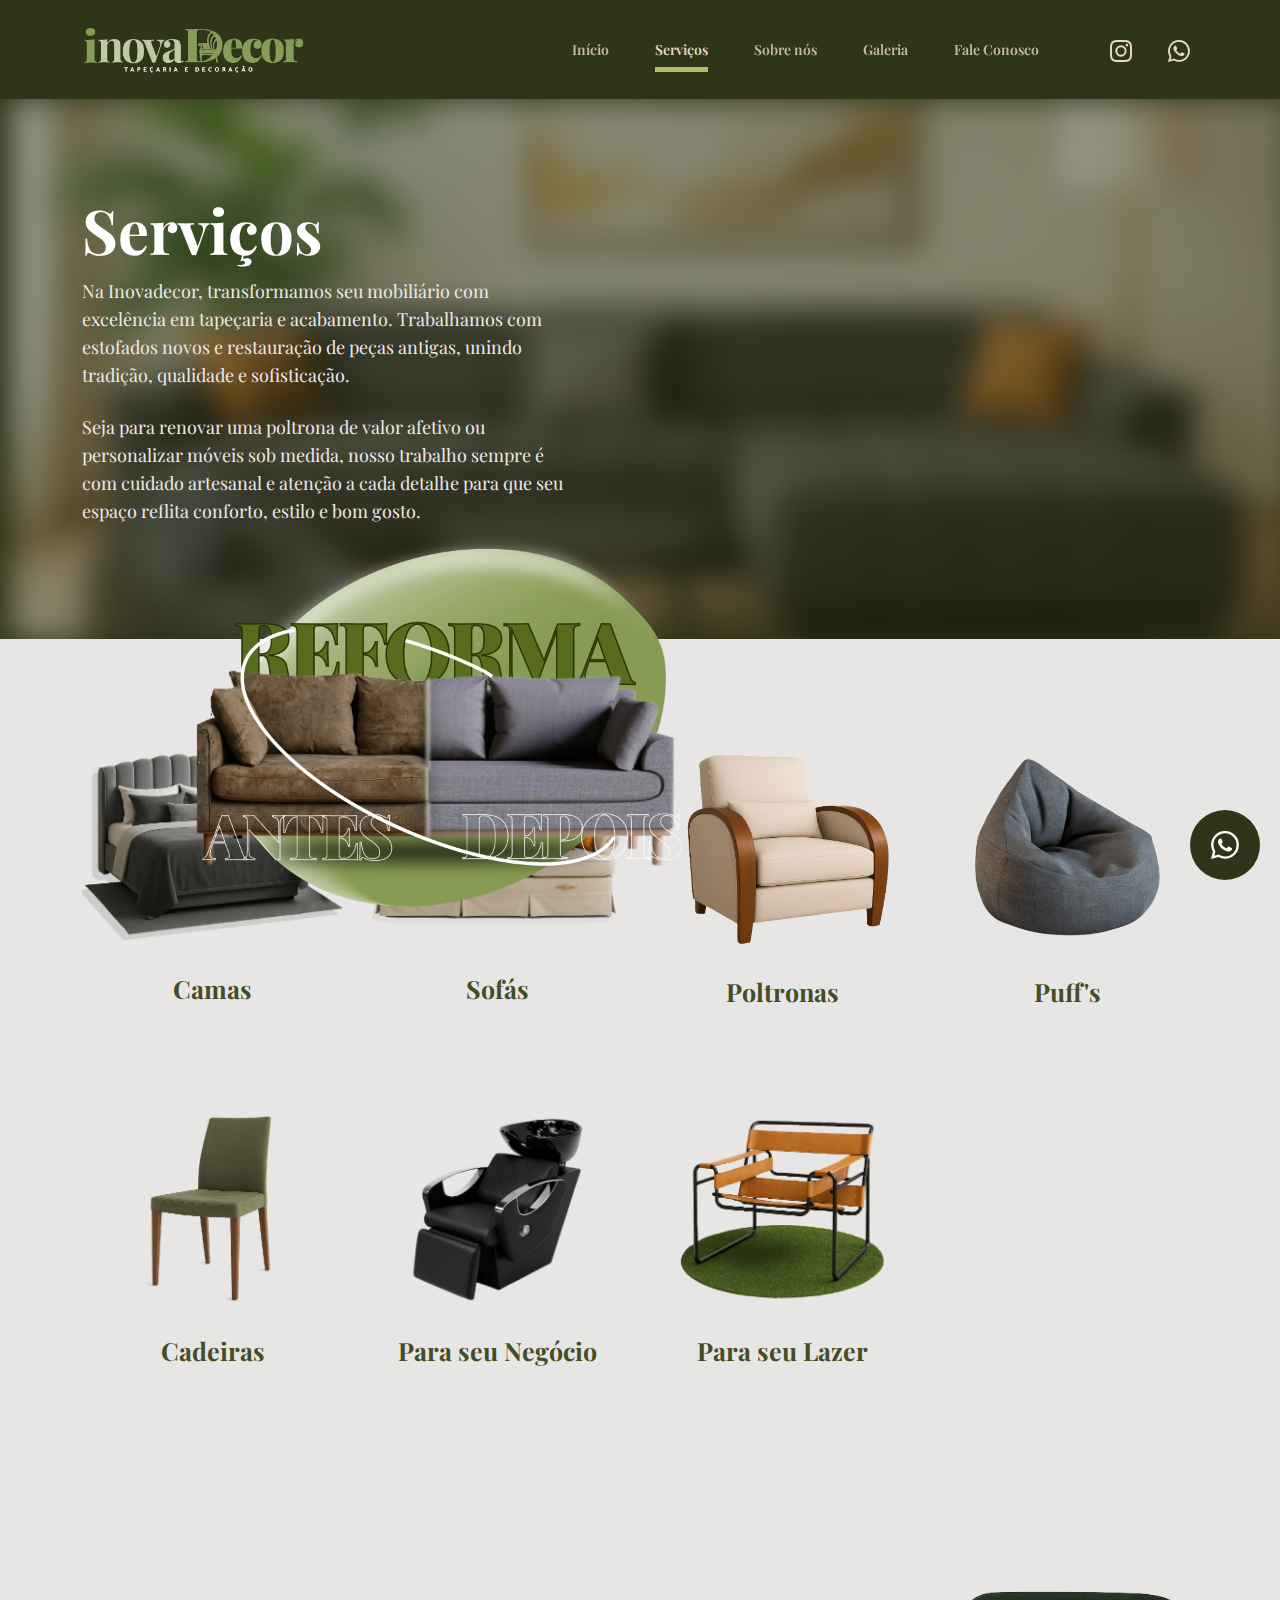
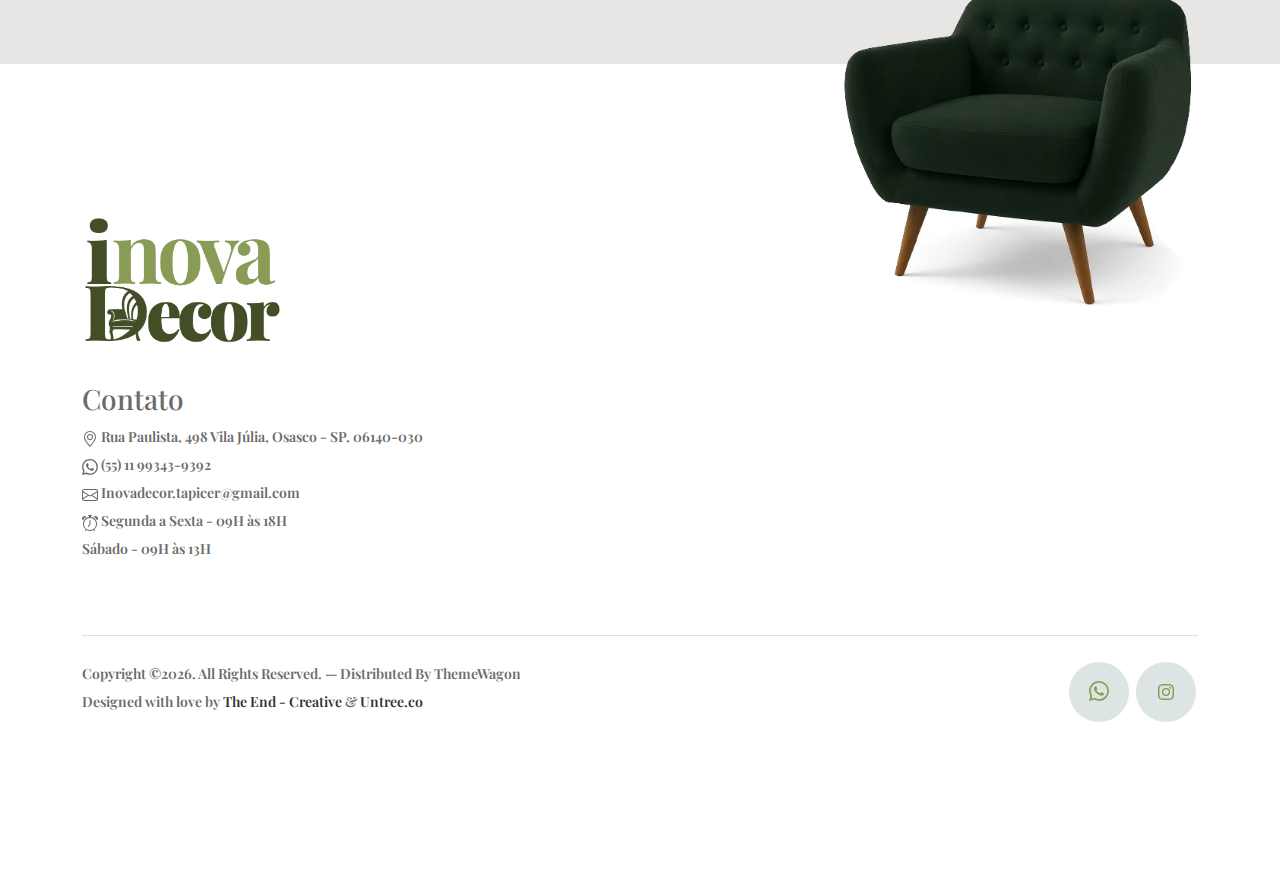
<file: services.html>
<!-- /*
* Design by: The End
* Author: The End
* Bootstrap 5
* Template Name: Furni / Template Author: Untree.co (https://untree.co/)
* License: https://creativecommons.org/licenses/by/3.0/
*/ -->
<!doctype html>
<html lang="pt-BR">
<head>
  <meta charset="utf-8">
  <meta name="viewport" content="width=device-width, initial-scale=1, shrink-to-fit=no">
  <meta name="author" content="TheEnd">
  <link rel="shortcut icon" href="images2/LOGOMIN2.webp">

  <meta name="description" content="" />
  <meta name="keywords" content="bootstrap, bootstrap4" />

		<!-- Bootstrap CSS -->
		<link href="css/bootstrap.min.css" rel="stylesheet">
		<link href="https://cdnjs.cloudflare.com/ajax/libs/font-awesome/6.0.0-beta3/css/all.min.css" rel="stylesheet">
		<link href="https://cdn.jsdelivr.net/npm/bootstrap@5.3.5/dist/css/bootstrap.min.css" rel="stylesheet" integrity="sha384-SgOJa3DmI69IUzQ2PVdRZhwQ+dy64/BUtbMJw1MZ8t5HZApcHrRKUc4W0kG879m7" crossorigin="anonymous">
		<link href="css/tiny-slider.css" rel="stylesheet">
		<link href="https://fonts.googleapis.com/css2?family=Playfair+Display:wght@400;600;700&display=swap" rel="stylesheet">

		<link href="css/style2.css" rel="stylesheet">
		<title>InovaDecor - Tapeçaria e Decorações</title>
	</head>

	<body>

		<!-- Start Header/Navigation -->
		<nav class="custom-navbar navbar navbar navbar-expand-md navbar-dark bg-dark" arial-label="Furni navigation bar">

			<div class="container">
				<img class="navbar-brand" href="index.html" src="images2/logooficialvert.webp" style="width: 7em;">

				<button class="navbar-toggler" type="button" data-bs-toggle="collapse" data-bs-target="#navbarsFurni" aria-controls="navbarsFurni" aria-expanded="false" aria-label="Toggle navigation">
					<span class="navbar-toggler-icon"></span>
				</button>

				<div class="collapse navbar-collapse" id="navbarsFurni">
					<ul class="custom-navbar-nav navbar-nav ms-auto mb-2 mb-md-0">
						<li>
							<a class="nav-link" href="index.html">Início</a>
						</li>
						<li class="nav-item active"><a class="nav-link" href="services.html">Serviços</a></li>
						<li><a class="nav-link" href="about.html">Sobre nós</a></li>
						<li><a class="nav-link" href="galery.html">Galeria</a></li>
						<li><a class="nav-link" href="contact.html">Fale Conosco</a></li>
					</ul>

					<ul class="custom-navbar-cta navbar-nav mb-2 mb-md-0 ms-5">
						<li><a class="nav-link" href="https://www.instagram.com/inovadecor__/?hl=pt-br" target="_blank"><svg xmlns="http://www.w3.org/2000/svg" width="22" height="22" fill="currentColor" class="bi bi-instagram" viewBox="0 0 16 16">
							<path d="M8 0C5.829 0 5.556.01 4.703.048 3.85.088 3.269.222 2.76.42a3.9 3.9 0 0 0-1.417.923A3.9 3.9 0 0 0 .42 2.76C.222 3.268.087 3.85.048 4.7.01 5.555 0 5.827 0 8.001c0 2.172.01 2.444.048 3.297.04.852.174 1.433.372 1.942.205.526.478.972.923 1.417.444.445.89.719 1.416.923.51.198 1.09.333 1.942.372C5.555 15.99 5.827 16 8 16s2.444-.01 3.298-.048c.851-.04 1.434-.174 1.943-.372a3.9 3.9 0 0 0 1.416-.923c.445-.445.718-.891.923-1.417.197-.509.332-1.09.372-1.942C15.99 10.445 16 10.173 16 8s-.01-2.445-.048-3.299c-.04-.851-.175-1.433-.372-1.941a3.9 3.9 0 0 0-.923-1.417A3.9 3.9 0 0 0 13.24.42c-.51-.198-1.092-.333-1.943-.372C10.443.01 10.172 0 7.998 0zm-.717 1.442h.718c2.136 0 2.389.007 3.232.046.78.035 1.204.166 1.486.275.373.145.64.319.92.599s.453.546.598.92c.11.281.24.705.275 1.485.039.843.047 1.096.047 3.231s-.008 2.389-.047 3.232c-.035.78-.166 1.203-.275 1.485a2.5 2.5 0 0 1-.599.919c-.28.28-.546.453-.92.598-.28.11-.704.24-1.485.276-.843.038-1.096.047-3.232.047s-2.39-.009-3.233-.047c-.78-.036-1.203-.166-1.485-.276a2.5 2.5 0 0 1-.92-.598 2.5 2.5 0 0 1-.6-.92c-.109-.281-.24-.705-.275-1.485-.038-.843-.046-1.096-.046-3.233s.008-2.388.046-3.231c.036-.78.166-1.204.276-1.486.145-.373.319-.64.599-.92s.546-.453.92-.598c.282-.11.705-.24 1.485-.276.738-.034 1.024-.044 2.515-.045zm4.988 1.328a.96.96 0 1 0 0 1.92.96.96 0 0 0 0-1.92m-4.27 1.122a4.109 4.109 0 1 0 0 8.217 4.109 4.109 0 0 0 0-8.217m0 1.441a2.667 2.667 0 1 1 0 5.334 2.667 2.667 0 0 1 0-5.334"/>
						  </svg></a></li>
						<li><a class="nav-link" href="https://wa.me/5511993439392?text=Ol%C3%A1%2C%20venho%20atrav%C3%A9s%20do%20site%20oficial.%20Gostaria%20de%20saber%20mais%20sobre%20os%20servi%C3%A7os%20da%20InovaDecor%21" target="_blank"><svg xmlns="http://www.w3.org/2000/svg" width="22" height="22" fill="currentColor" class="bi bi-whatsapp" viewBox="0 0 16 16">
							<path d="M13.601 2.326A7.85 7.85 0 0 0 7.994 0C3.627 0 .068 3.558.064 7.926c0 1.399.366 2.76 1.057 3.965L0 16l4.204-1.102a7.9 7.9 0 0 0 3.79.965h.004c4.368 0 7.926-3.558 7.93-7.93A7.9 7.9 0 0 0 13.6 2.326zM7.994 14.521a6.6 6.6 0 0 1-3.356-.92l-.24-.144-2.494.654.666-2.433-.156-.251a6.56 6.56 0 0 1-1.007-3.505c0-3.626 2.957-6.584 6.591-6.584a6.56 6.56 0 0 1 4.66 1.931 6.56 6.56 0 0 1 1.928 4.66c-.004 3.639-2.961 6.592-6.592 6.592m3.615-4.934c-.197-.099-1.17-.578-1.353-.646-.182-.065-.315-.099-.445.099-.133.197-.513.646-.627.775-.114.133-.232.148-.43.05-.197-.1-.836-.308-1.592-.985-.59-.525-.985-1.175-1.103-1.372-.114-.198-.011-.304.088-.403.087-.088.197-.232.296-.346.1-.114.133-.198.198-.33.065-.134.034-.248-.015-.347-.05-.099-.445-1.076-.612-1.47-.16-.389-.323-.335-.445-.34-.114-.007-.247-.007-.38-.007a.73.73 0 0 0-.529.247c-.182.198-.691.677-.691 1.654s.71 1.916.81 2.049c.098.133 1.394 2.132 3.383 2.992.47.205.84.326 1.129.418.475.152.904.129 1.246.08.38-.058 1.171-.48 1.338-.943.164-.464.164-.86.114-.943-.049-.084-.182-.133-.38-.232"/>
						  </svg></a></li>
					</ul>
				</div>
			</div>
				
		</nav>
		<!-- End Header/Navigation -->
        <!-- Start Hero Section -->                 
        <div class="hero"> 
            <div class="container"> 
                
                <div class="row justify-content-between"> 
                    <div class="blurred-background">
                        <img src="images2/fundo1.webp" alt="Background 1" class="bg-img active">
                      </div>
                    <div class="col-lg-5"> 
                        <div class="intro-excerpt" style="max-width: 550px;"> 
                            <h1>Serviços</h1> 
                            <p class="mb-4" style="font-weight: 400
								; color: #eee7e7;">Na Inovadecor, transformamos seu mobiliário com excelência em tapeçaria e acabamento. Trabalhamos com estofados novos e restauração de peças antigas, unindo tradição, qualidade e sofisticação.</p> 
                            <p style="font-weight: 400; color: #eee7e7">Seja para renovar uma poltrona de valor afetivo ou personalizar móveis sob medida, nosso trabalho sempre é com cuidado artesanal e atenção a cada detalhe para que seu espaço reflita conforto, estilo e bom gosto.</p> 
                        </div>                         
                    </div>                     
                    <div class="col-lg-7"> 
                        <div class="hero-img-wrap" > 
                            <img src="images2/REFORMA-14.webp" alt="Image" class="img-fluid"> 
                        </div>                         
                    </div>                     
                </div>                 
            </div>             
        </div>         
        <!-- End Hero Section -->         
        <div class="untree_co-section product-section before-footer-section"> 
            
            <div class="container"> 
                <div class="row"> 
                    <!-- Start Column 1 -->                     
                    <div class="col-12 col-md-4 col-lg-3 mb-5"> <a class="product-item" href="Camas.html">  <img src="images2/Cama.webp" class="img-fluid product-thumbnail">  <h3 class="product-title">Camas</h3>   <span class="icon-cross">  <img src="images/cross.svg" class="img-fluid">  </span>  </a> 
                    </div>                     
                    <!-- End Column 1 -->                     
                    <!-- Start Column 2 -->                     
                    <div class="col-12 col-md-4 col-lg-3 mb-5"> <a class="product-item" href="Sofas.html">  <img src="images2/Sofá (1).webp" class="img-fluid product-thumbnail">  <h3 class="product-title">Sofás</h3>   <span class="icon-cross">  <img src="images/cross.svg" class="img-fluid">  </span>  </a> 
                    </div>                     
                    <!-- End Column 2 -->                     
                    <!-- Start Column 3 -->                     
                    <div class="col-12 col-md-4 col-lg-3 mb-5"> <a class="product-item" href="Poltrona.html">  <img src="images2/poltrona.webp" class="img-fluid product-thumbnail">  <h3 class="product-title">Poltronas</h3>   <span class="icon-cross">  <img src="images/cross.svg" class="img-fluid">  </span>  </a> 
                    </div>                     
                    <!-- End Column 3 -->                     
                    <!-- Start Column 4 -->                     
                    <div class="col-12 col-md-4 col-lg-3 mb-5"> <a class="product-item" href="Puffs.html">  <img src="images2/Puff2.webp" class="img-fluid product-thumbnail">  <h3 class="product-title">Puff's</h3>  <span class="icon-cross">  <img src="images/cross.svg" class="img-fluid">  </span>  </a> 
                    </div>                     
                    <!-- End Column 4 -->                     
                    <!-- Start Column 1 -->                     
                    <div class="col-12 col-md-4 col-lg-3 mb-5"> <a class="product-item" href="Cadeiras.html">  <img src="images2/cadeira.webp" class="img-fluid product-thumbnail">  <h3 class="product-title">Cadeiras</h3>   <span class="icon-cross">  <img src="images/cross.svg" class="img-fluid">  </span>  </a> 
                    </div>                     
                    <!-- End Column 1 -->                     
                    <!-- Start Column 2 -->                     
                    <div class="col-12 col-md-4 col-lg-3 mb-5"> <a class="product-item" href="Paraseunegocio.html">  <img src="images2/Lavatório.webp" class="img-fluid product-thumbnail">  <h3 class="product-title">Para seu Negócio</h3>   <span class="icon-cross">  <img src="images/cross.svg" class="img-fluid">  </span>  </a> 
                    </div>                     
                    <!-- End Column 2 -->                     
                    <!-- Start Column 3 -->                     
                    <div class="col-12 col-md-4 col-lg-3 mb-5"> <a class="product-item" href="#">  <img src="images2/CadeiraLazer.webp" class="img-fluid product-thumbnail">  <h3 class="product-title">Para seu Lazer</h3>   <span class="icon-cross">  <img src="images/cross.svg" class="img-fluid">  </span>  </a> 
                    </div>                     
                    <!-- End Column 3 -->                     
                </div>                 
            </div>             
        </div>         
        <!-- Start Footer Section -->
		<footer class="footer-section">
			<div class="container relative">

				<div class="sofa-img">
					<img src="images2/sofa (1).webp" alt="Image" class="img-fluid">
				</div>

				<div class="row g-5 mb-5">
					<div class="col-lg-4">
						<div class="mb-4 footer-logo-wrap"><a href="index.html" class="footer-logo"><img src="images2/logooficial3.webp" style="width: 9em;"></a></div>
						<h1 style="font-size: 2em;">Contato</h1>
						<p class="mb-4"><svg xmlns="http://www.w3.org/2000/svg" width="16" height="16" fill="currentColor" class="bi bi-geo-alt" viewBox="0 0 16 16">
							<path d="M12.166 8.94c-.524 1.062-1.234 2.12-1.96 3.07A32 32 0 0 1 8 14.58a32 32 0 0 1-2.206-2.57c-.726-.95-1.436-2.008-1.96-3.07C3.304 7.867 3 6.862 3 6a5 5 0 0 1 10 0c0 .862-.305 1.867-.834 2.94M8 16s6-5.686 6-10A6 6 0 0 0 2 6c0 4.314 6 10 6 10"/>
							<path d="M8 8a2 2 0 1 1 0-4 2 2 0 0 1 0 4m0 1a3 3 0 1 0 0-6 3 3 0 0 0 0 6"/>
						  </svg> Rua Paulista, 498
						  Vila Júlia, Osasco - SP, 06140-030 <br>
						  <svg xmlns="http://www.w3.org/2000/svg" width="16" height="16" fill="currentColor" class="bi bi-whatsapp" viewBox="0 0 16 16">
							<path d="M13.601 2.326A7.85 7.85 0 0 0 7.994 0C3.627 0 .068 3.558.064 7.926c0 1.399.366 2.76 1.057 3.965L0 16l4.204-1.102a7.9 7.9 0 0 0 3.79.965h.004c4.368 0 7.926-3.558 7.93-7.93A7.9 7.9 0 0 0 13.6 2.326zM7.994 14.521a6.6 6.6 0 0 1-3.356-.92l-.24-.144-2.494.654.666-2.433-.156-.251a6.56 6.56 0 0 1-1.007-3.505c0-3.626 2.957-6.584 6.591-6.584a6.56 6.56 0 0 1 4.66 1.931 6.56 6.56 0 0 1 1.928 4.66c-.004 3.639-2.961 6.592-6.592 6.592m3.615-4.934c-.197-.099-1.17-.578-1.353-.646-.182-.065-.315-.099-.445.099-.133.197-.513.646-.627.775-.114.133-.232.148-.43.05-.197-.1-.836-.308-1.592-.985-.59-.525-.985-1.175-1.103-1.372-.114-.198-.011-.304.088-.403.087-.088.197-.232.296-.346.1-.114.133-.198.198-.33.065-.134.034-.248-.015-.347-.05-.099-.445-1.076-.612-1.47-.16-.389-.323-.335-.445-.34-.114-.007-.247-.007-.38-.007a.73.73 0 0 0-.529.247c-.182.198-.691.677-.691 1.654s.71 1.916.81 2.049c.098.133 1.394 2.132 3.383 2.992.47.205.84.326 1.129.418.475.152.904.129 1.246.08.38-.058 1.171-.48 1.338-.943.164-.464.164-.86.114-.943-.049-.084-.182-.133-.38-.232"/>
						  </svg> (55) 11 99343-9392<br>
						  <svg xmlns="http://www.w3.org/2000/svg" width="16" height="16" fill="currentColor" class="bi bi-envelope" viewBox="0 0 16 16">
							<path d="M0 4a2 2 0 0 1 2-2h12a2 2 0 0 1 2 2v8a2 2 0 0 1-2 2H2a2 2 0 0 1-2-2zm2-1a1 1 0 0 0-1 1v.217l7 4.2 7-4.2V4a1 1 0 0 0-1-1zm13 2.383-4.708 2.825L15 11.105zm-.034 6.876-5.64-3.471L8 9.583l-1.326-.795-5.64 3.47A1 1 0 0 0 2 13h12a1 1 0 0 0 .966-.741M1 11.105l4.708-2.897L1 5.383z"/>
						  </svg> Inovadecor.tapicer@gmail.com<br>
						  <svg xmlns="http://www.w3.org/2000/svg" width="16" height="16" fill="currentColor" class="bi bi-alarm" viewBox="0 0 16 16">
							<path d="M8.5 5.5a.5.5 0 0 0-1 0v3.362l-1.429 2.38a.5.5 0 1 0 .858.515l1.5-2.5A.5.5 0 0 0 8.5 9z"/>
							<path d="M6.5 0a.5.5 0 0 0 0 1H7v1.07a7.001 7.001 0 0 0-3.273 12.474l-.602.602a.5.5 0 0 0 .707.708l.746-.746A6.97 6.97 0 0 0 8 16a6.97 6.97 0 0 0 3.422-.892l.746.746a.5.5 0 0 0 .707-.708l-.601-.602A7.001 7.001 0 0 0 9 2.07V1h.5a.5.5 0 0 0 0-1zm1.038 3.018a6 6 0 0 1 .924 0 6 6 0 1 1-.924 0M0 3.5c0 .753.333 1.429.86 1.887A8.04 8.04 0 0 1 4.387 1.86 2.5 2.5 0 0 0 0 3.5M13.5 1c-.753 0-1.429.333-1.887.86a8.04 8.04 0 0 1 3.527 3.527A2.5 2.5 0 0 0 13.5 1"/>
						  </svg> Segunda a Sexta - 09H às 18H <br>Sábado - 09H às 13H</p>
						  

						
					</div>
				</div>

				<div class="border-top copyright">
					<div class="row pt-4">
						<div class="col-lg-6">
							<p class="mb-2 text-center text-lg-start">Copyright &copy;<script>document.write(new Date().getFullYear());</script>. All Rights Reserved. &mdash;  Distributed By <a hreff="https://themewagon.com">ThemeWagon</a><br>  Designed with love by <a href="https://www.instagram.com/theendbr/?hl=pt-br" target="_blank">The End - Creative</a> & <a href="https://untree.co">Untree.co</a><!-- License information: https://untree.co/license/ -->
            </p>
		</div>
		<div class="col-lg-6 text-center text-lg-end">
			<ul class="list-unstyled d-inline-flex ms-auto">
				<ul class="list-unstyled custom-social">
							<li><a href="https://wa.me/5511993439392?text=Ol%C3%A1%2C%20venho%20atrav%C3%A9s%20do%20site%20oficial.%20Gostaria%20de%20saber%20mais%20sobre%20os%20servi%C3%A7os%20da%20InovaDecor%21" target="_blank" style="text-decoration: none;"><span class="fa fa-brands"><svg xmlns="http://www.w3.org/2000/svg" width="20" height="20" fill="currentColor" class="bi bi-whatsapp" viewBox="0 0 16 16" >
								<path d="M13.601 2.326A7.85 7.85 0 0 0 7.994 0C3.627 0 .068 3.558.064 7.926c0 1.399.366 2.76 1.057 3.965L0 16l4.204-1.102a7.9 7.9 0 0 0 3.79.965h.004c4.368 0 7.926-3.558 7.93-7.93A7.9 7.9 0 0 0 13.6 2.326zM7.994 14.521a6.6 6.6 0 0 1-3.356-.92l-.24-.144-2.494.654.666-2.433-.156-.251a6.56 6.56 0 0 1-1.007-3.505c0-3.626 2.957-6.584 6.591-6.584a6.56 6.56 0 0 1 4.66 1.931 6.56 6.56 0 0 1 1.928 4.66c-.004 3.639-2.961 6.592-6.592 6.592m3.615-4.934c-.197-.099-1.17-.578-1.353-.646-.182-.065-.315-.099-.445.099-.133.197-.513.646-.627.775-.114.133-.232.148-.43.05-.197-.1-.836-.308-1.592-.985-.59-.525-.985-1.175-1.103-1.372-.114-.198-.011-.304.088-.403.087-.088.197-.232.296-.346.1-.114.133-.198.198-.33.065-.134.034-.248-.015-.347-.05-.099-.445-1.076-.612-1.47-.16-.389-.323-.335-.445-.34-.114-.007-.247-.007-.38-.007a.73.73 0 0 0-.529.247c-.182.198-.691.677-.691 1.654s.71 1.916.81 2.049c.098.133 1.394 2.132 3.383 2.992.47.205.84.326 1.129.418.475.152.904.129 1.246.08.38-.058 1.171-.48 1.338-.943.164-.464.164-.86.114-.943-.049-.084-.182-.133-.38-.232"/>
							  </svg></span></a></li>
							<li><a href="https://www.instagram.com/inovadecor__/following/?hl=pt-br" target="_blank" style="text-decoration: none;"><svg xmlns="http://www.w3.org/2000/svg" width="16" height="16" fill="currentColor" class="bi bi-instagram" viewBox="0 0 16 16">
								<path d="M8 0C5.829 0 5.556.01 4.703.048 3.85.088 3.269.222 2.76.42a3.9 3.9 0 0 0-1.417.923A3.9 3.9 0 0 0 .42 2.76C.222 3.268.087 3.85.048 4.7.01 5.555 0 5.827 0 8.001c0 2.172.01 2.444.048 3.297.04.852.174 1.433.372 1.942.205.526.478.972.923 1.417.444.445.89.719 1.416.923.51.198 1.09.333 1.942.372C5.555 15.99 5.827 16 8 16s2.444-.01 3.298-.048c.851-.04 1.434-.174 1.943-.372a3.9 3.9 0 0 0 1.416-.923c.445-.445.718-.891.923-1.417.197-.509.332-1.09.372-1.942C15.99 10.445 16 10.173 16 8s-.01-2.445-.048-3.299c-.04-.851-.175-1.433-.372-1.941a3.9 3.9 0 0 0-.923-1.417A3.9 3.9 0 0 0 13.24.42c-.51-.198-1.092-.333-1.943-.372C10.443.01 10.172 0 7.998 0zm-.717 1.442h.718c2.136 0 2.389.007 3.232.046.78.035 1.204.166 1.486.275.373.145.64.319.92.599s.453.546.598.92c.11.281.24.705.275 1.485.039.843.047 1.096.047 3.231s-.008 2.389-.047 3.232c-.035.78-.166 1.203-.275 1.485a2.5 2.5 0 0 1-.599.919c-.28.28-.546.453-.92.598-.28.11-.704.24-1.485.276-.843.038-1.096.047-3.232.047s-2.39-.009-3.233-.047c-.78-.036-1.203-.166-1.485-.276a2.5 2.5 0 0 1-.92-.598 2.5 2.5 0 0 1-.6-.92c-.109-.281-.24-.705-.275-1.485-.038-.843-.046-1.096-.046-3.233s.008-2.388.046-3.231c.036-.78.166-1.204.276-1.486.145-.373.319-.64.599-.92s.546-.453.92-.598c.282-.11.705-.24 1.485-.276.738-.034 1.024-.044 2.515-.045zm4.988 1.328a.96.96 0 1 0 0 1.92.96.96 0 0 0 0-1.92m-4.27 1.122a4.109 4.109 0 1 0 0 8.217 4.109 4.109 0 0 0 0-8.217m0 1.441a2.667 2.667 0 1 1 0 5.334 2.667 2.667 0 0 1 0-5.334"/>
							  </svg></span></a></li>
							
						</ul>
			</ul>
		</div>
					</div>
				</div>

			</div>
		</footer>
		<!-- End Footer Section -->
		<!-- Start WhatsApp Button -->
		<a href="https://wa.me/5511993439392?text=Ol%C3%A1%2C%20venho%20atrav%C3%A9s%20do%20site%20oficial.%20Gostaria%20de%20saber%20mais%20sobre%20os%20servi%C3%A7os%20da%20InovaDecor%21" 
   class="whatsapp-fixo" 
   target="_blank" 
   aria-label="Fale conosco no WhatsApp">
  <svg xmlns="http://www.w3.org/2000/svg" width="28" height="28" fill="currentColor" viewBox="0 0 16 16">
    <path d="M13.601 2.326A7.85 7.85 0 0 0 7.994 0C3.627 0 .068 3.558.064 7.926c0 1.399.366 2.76 1.057 3.965L0 16l4.204-1.102a7.9 7.9 0 0 0 3.79.965h.004c4.368 0 7.926-3.558 7.93-7.93A7.9 7.9 0 0 0 13.6 2.326zM7.994 14.521a6.6 6.6 0 0 1-3.356-.92l-.24-.144-2.494.654.666-2.433-.156-.251a6.56 6.56 0 0 1-1.007-3.505c0-3.626 2.957-6.584 6.591-6.584a6.56 6.56 0 0 1 4.66 1.931 6.56 6.56 0 0 1 1.928 4.66c-.004 3.639-2.961 6.592-6.592 6.592m3.615-4.934c-.197-.099-1.17-.578-1.353-.646-.182-.065-.315-.099-.445.099-.133.197-.513.646-.627.775-.114.133-.232.148-.43.05-.197-.1-.836-.308-1.592-.985-.59-.525-.985-1.175-1.103-1.372-.114-.198-.011-.304.088-.403.087-.088.197-.232.296-.346.1-.114.133-.198.198-.33.065-.134.034-.248-.015-.347-.05-.099-.445-1.076-.612-1.47-.16-.389-.323-.335-.445-.34-.114-.007-.247-.007-.38-.007a.73.73 0 0 0-.529.247c-.182.198-.691.677-.691 1.654s.71 1.916.81 2.049c.098.133 1.394 2.132 3.383 2.992.47.205.84.326 1.129.418.475.152.904.129 1.246.08.38-.058 1.171-.48 1.338-.943.164-.464.164-.86.114-.943-.049-.084-.182-.133-.38-.232"/>
  </svg>
</a>
		<!-- End WhatsApp Button -->
		     
        <script src="js/bootstrap.bundle.min.js"></script>     
        <script src="js/tiny-slider.js"></script>     
        <script src="js/custom.js"></script>     
        <script src="https://cdn.jsdelivr.net/npm/bootstrap@5.3.5/dist/js/bootstrap.bundle.min.js" integrity="sha384-k6d4wzSIapyDyv1kpU366/PK5hCdSbCRGRCMv+eplOQJWyd1fbcAu9OCUj5zNLiq" crossorigin="anonymous"></script>     
  
</body>
</file>
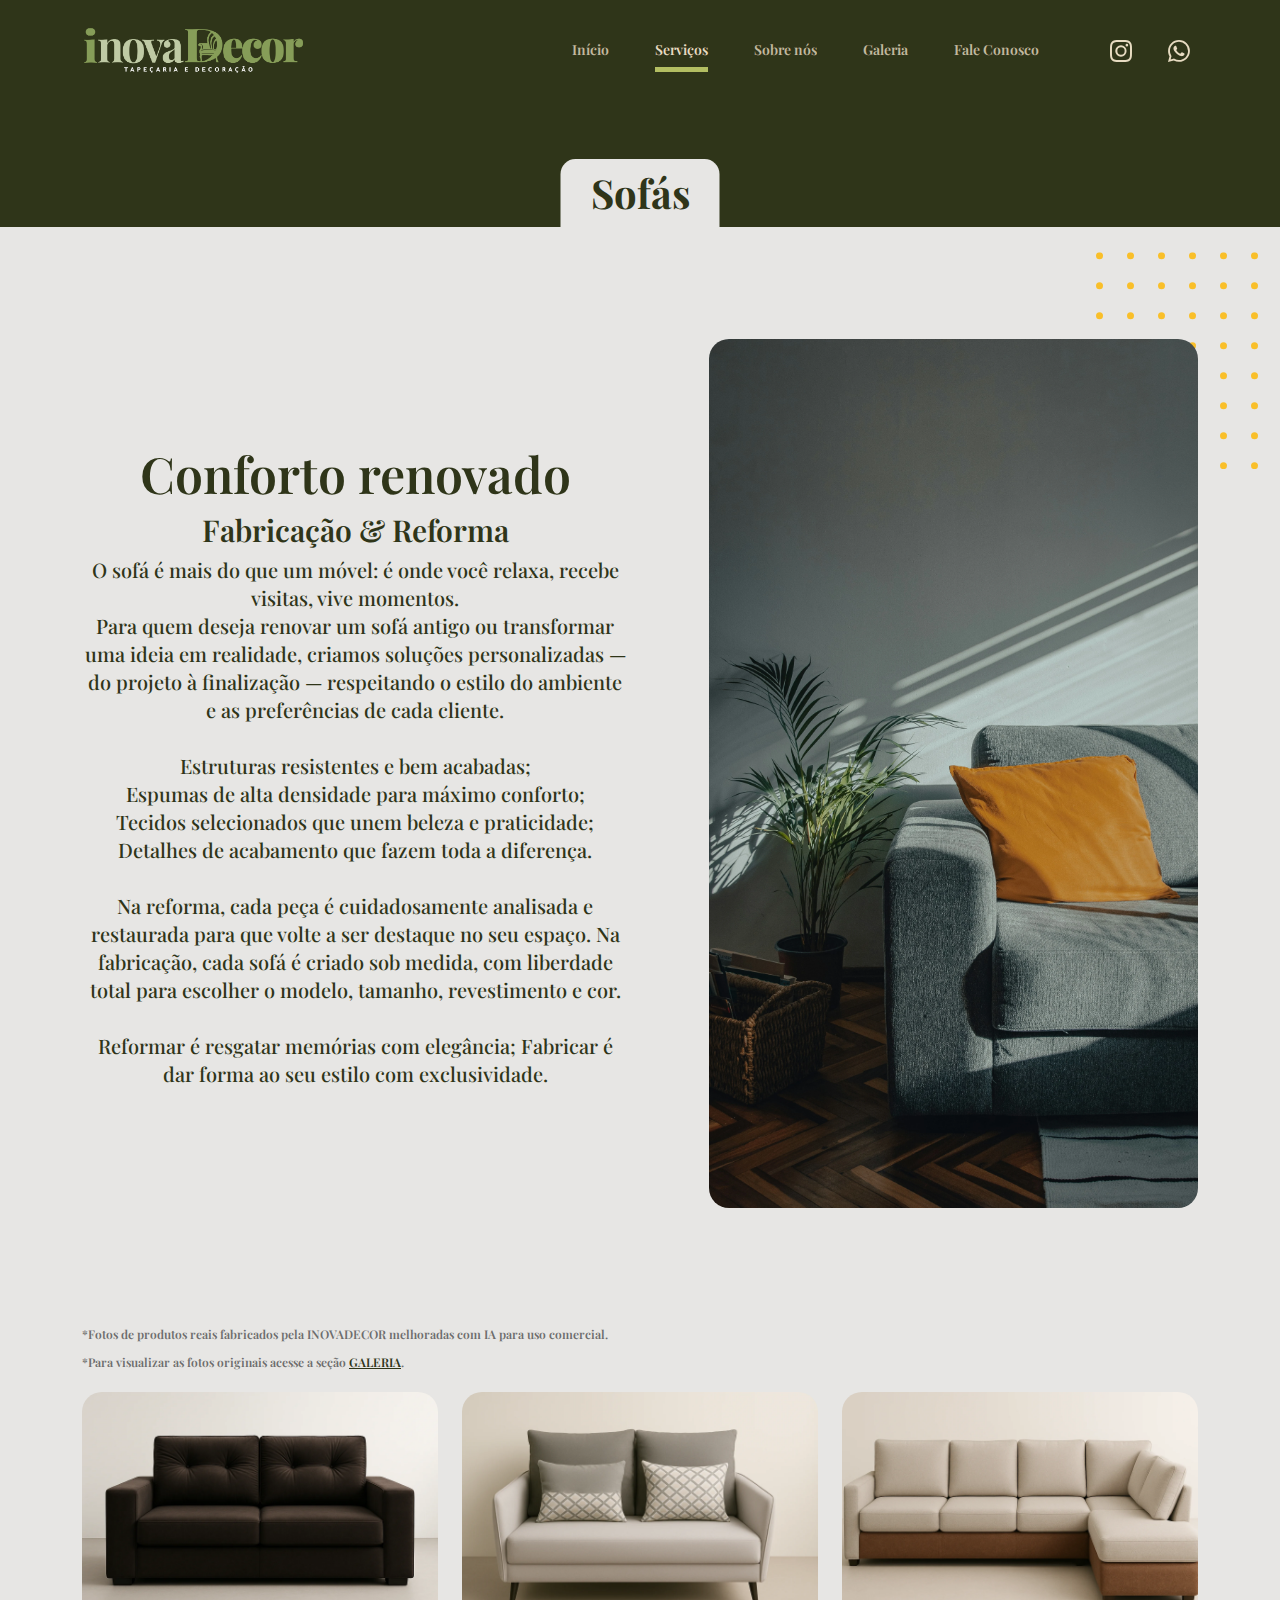
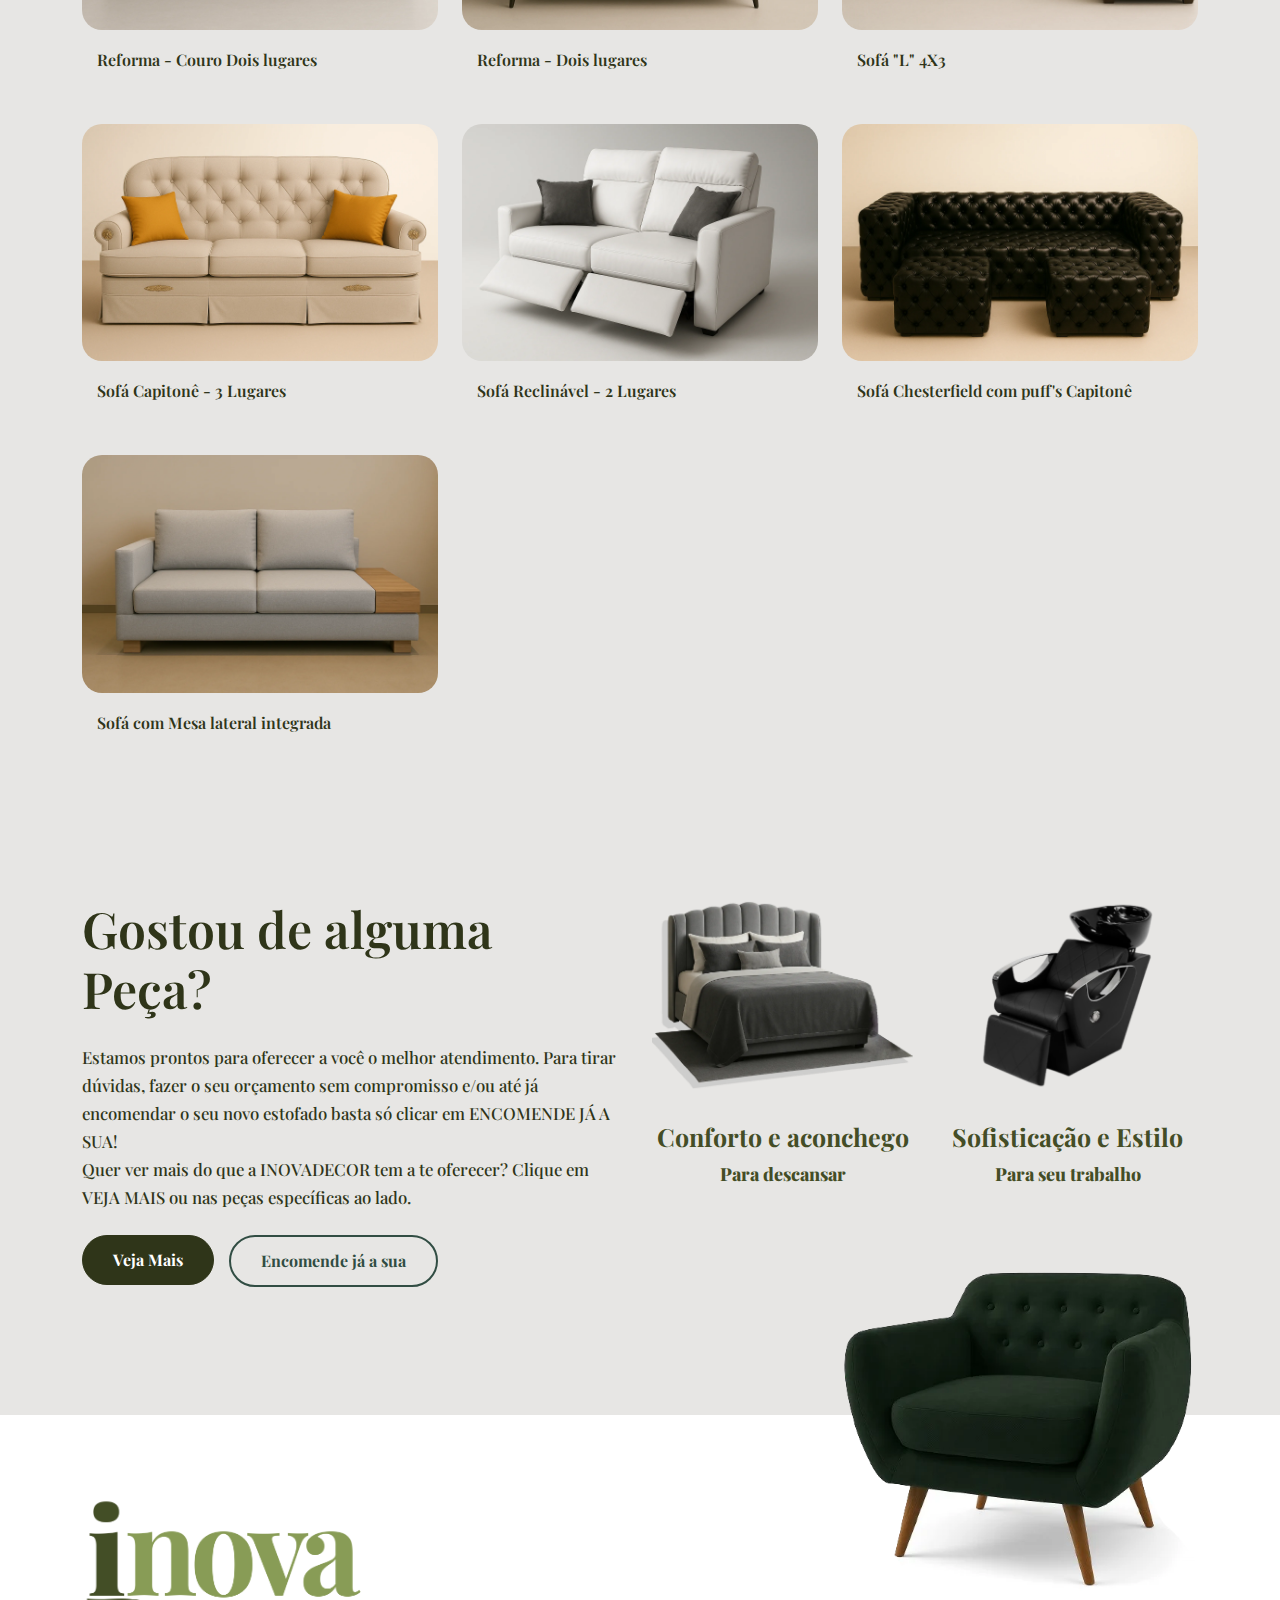
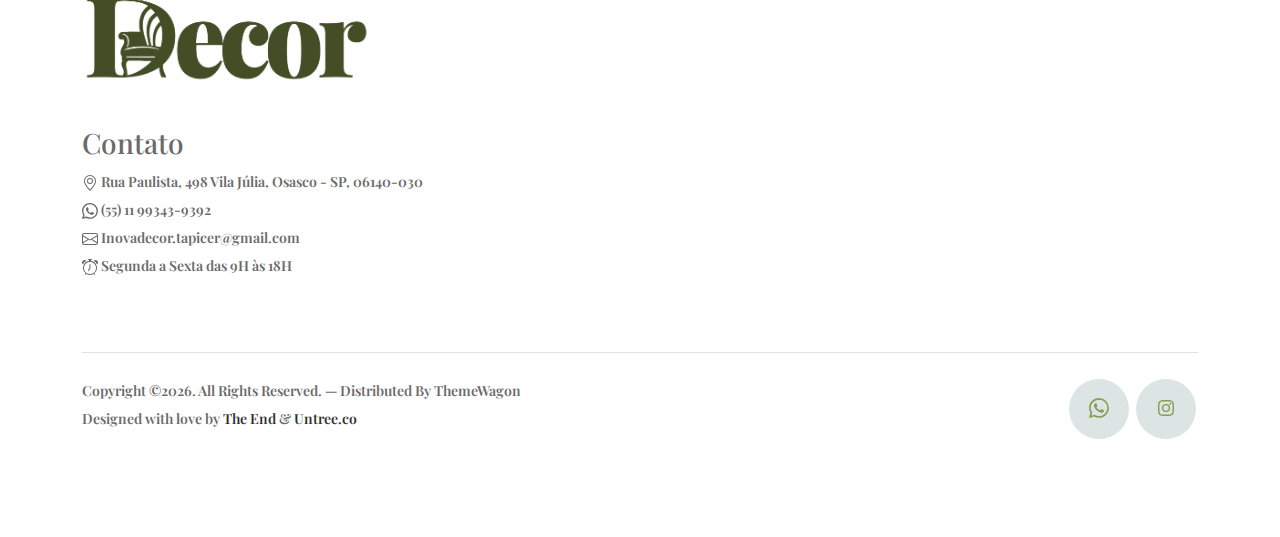
<file: Sofas.html>
<!-- /*
* Design by: The End
* Author: The End
* Bootstrap 5
* Template Name: Furni / Template Author: Untree.co (https://untree.co/)
* License: https://creativecommons.org/licenses/by/3.0/
*/ -->
<!doctype html>
<html lang="pt-BR">
<head>
  <meta charset="utf-8">
  <meta name="viewport" content="width=device-width, initial-scale=1, shrink-to-fit=no">
  <meta name="author" content="TheEnd">
  <link rel="shortcut icon" href="images2/LOGOMIN2.webp">

  <meta name="description" content="" />
  <meta name="keywords" content="bootstrap, bootstrap4" />

		<!-- Bootstrap CSS -->
		<link href="css/bootstrap.min.css" rel="stylesheet">
		<link href="https://cdnjs.cloudflare.com/ajax/libs/font-awesome/6.0.0-beta3/css/all.min.css" rel="stylesheet">
		<link href="https://cdn.jsdelivr.net/npm/bootstrap@5.3.5/dist/css/bootstrap.min.css" rel="stylesheet" integrity="sha384-SgOJa3DmI69IUzQ2PVdRZhwQ+dy64/BUtbMJw1MZ8t5HZApcHrRKUc4W0kG879m7" crossorigin="anonymous">
		<link href="css/tiny-slider.css" rel="stylesheet">
		<link href="https://fonts.googleapis.com/css2?family=Playfair+Display:wght@400;600;700&display=swap" rel="stylesheet">

		<link href="css/stylepags.css" rel="stylesheet">
		<title>InovaDecor - Tapeçaria e Decorações</title>
	</head>

	<body>

		<!-- Start Header/Navigation -->
		<nav class="custom-navbar navbar navbar navbar-expand-md navbar-dark bg-dark" arial-label="Furni navigation bar">

			<div class="container">
				<img class="navbar-brand" href="index.html" src="images2/logooficialvert.webp" style="width: 7em;">

				<button class="navbar-toggler" type="button" data-bs-toggle="collapse" data-bs-target="#navbarsFurni" aria-controls="navbarsFurni" aria-expanded="false" aria-label="Toggle navigation">
					<span class="navbar-toggler-icon"></span>
				</button>

				<div class="collapse navbar-collapse" id="navbarsFurni">
					<ul class="custom-navbar-nav navbar-nav ms-auto mb-2 mb-md-0">
						<li ><a class="nav-link" href="index.html">Início</a></li>
						<li class="nav-item active">
							<a class="nav-link" href="services.html">Serviços</a>
						</li>
						<li><a class="nav-link" href="about.html">Sobre nós</a></li>
						<li><a class="nav-link" href="galery.html">Galeria</a></li>
						<li><a class="nav-link" href="contact.html">Fale Conosco</a></li>
					</ul>

					<ul class="custom-navbar-cta navbar-nav mb-2 mb-md-0 ms-5">
						<li><a class="nav-link" href="https://www.instagram.com/inovadecor__/?hl=pt-br" target="_blank"><svg xmlns="http://www.w3.org/2000/svg" width="22" height="22" fill="currentColor" class="bi bi-instagram" viewBox="0 0 16 16">
							<path d="M8 0C5.829 0 5.556.01 4.703.048 3.85.088 3.269.222 2.76.42a3.9 3.9 0 0 0-1.417.923A3.9 3.9 0 0 0 .42 2.76C.222 3.268.087 3.85.048 4.7.01 5.555 0 5.827 0 8.001c0 2.172.01 2.444.048 3.297.04.852.174 1.433.372 1.942.205.526.478.972.923 1.417.444.445.89.719 1.416.923.51.198 1.09.333 1.942.372C5.555 15.99 5.827 16 8 16s2.444-.01 3.298-.048c.851-.04 1.434-.174 1.943-.372a3.9 3.9 0 0 0 1.416-.923c.445-.445.718-.891.923-1.417.197-.509.332-1.09.372-1.942C15.99 10.445 16 10.173 16 8s-.01-2.445-.048-3.299c-.04-.851-.175-1.433-.372-1.941a3.9 3.9 0 0 0-.923-1.417A3.9 3.9 0 0 0 13.24.42c-.51-.198-1.092-.333-1.943-.372C10.443.01 10.172 0 7.998 0zm-.717 1.442h.718c2.136 0 2.389.007 3.232.046.78.035 1.204.166 1.486.275.373.145.64.319.92.599s.453.546.598.92c.11.281.24.705.275 1.485.039.843.047 1.096.047 3.231s-.008 2.389-.047 3.232c-.035.78-.166 1.203-.275 1.485a2.5 2.5 0 0 1-.599.919c-.28.28-.546.453-.92.598-.28.11-.704.24-1.485.276-.843.038-1.096.047-3.232.047s-2.39-.009-3.233-.047c-.78-.036-1.203-.166-1.485-.276a2.5 2.5 0 0 1-.92-.598 2.5 2.5 0 0 1-.6-.92c-.109-.281-.24-.705-.275-1.485-.038-.843-.046-1.096-.046-3.233s.008-2.388.046-3.231c.036-.78.166-1.204.276-1.486.145-.373.319-.64.599-.92s.546-.453.92-.598c.282-.11.705-.24 1.485-.276.738-.034 1.024-.044 2.515-.045zm4.988 1.328a.96.96 0 1 0 0 1.92.96.96 0 0 0 0-1.92m-4.27 1.122a4.109 4.109 0 1 0 0 8.217 4.109 4.109 0 0 0 0-8.217m0 1.441a2.667 2.667 0 1 1 0 5.334 2.667 2.667 0 0 1 0-5.334"/>
						  </svg></a></li>
						<li><a class="nav-link" href="https://wa.me/5511993439392?text=Ol%C3%A1%2C%20venho%20atrav%C3%A9s%20do%20site%20oficial.%20Gostaria%20de%20saber%20mais%20sobre%20os%20servi%C3%A7os%20da%20InovaDecor%21" target="_blank"><svg xmlns="http://www.w3.org/2000/svg" width="22" height="22" fill="currentColor" class="bi bi-whatsapp" viewBox="0 0 16 16">
							<path d="M13.601 2.326A7.85 7.85 0 0 0 7.994 0C3.627 0 .068 3.558.064 7.926c0 1.399.366 2.76 1.057 3.965L0 16l4.204-1.102a7.9 7.9 0 0 0 3.79.965h.004c4.368 0 7.926-3.558 7.93-7.93A7.9 7.9 0 0 0 13.6 2.326zM7.994 14.521a6.6 6.6 0 0 1-3.356-.92l-.24-.144-2.494.654.666-2.433-.156-.251a6.56 6.56 0 0 1-1.007-3.505c0-3.626 2.957-6.584 6.591-6.584a6.56 6.56 0 0 1 4.66 1.931 6.56 6.56 0 0 1 1.928 4.66c-.004 3.639-2.961 6.592-6.592 6.592m3.615-4.934c-.197-.099-1.17-.578-1.353-.646-.182-.065-.315-.099-.445.099-.133.197-.513.646-.627.775-.114.133-.232.148-.43.05-.197-.1-.836-.308-1.592-.985-.59-.525-.985-1.175-1.103-1.372-.114-.198-.011-.304.088-.403.087-.088.197-.232.296-.346.1-.114.133-.198.198-.33.065-.134.034-.248-.015-.347-.05-.099-.445-1.076-.612-1.47-.16-.389-.323-.335-.445-.34-.114-.007-.247-.007-.38-.007a.73.73 0 0 0-.529.247c-.182.198-.691.677-.691 1.654s.71 1.916.81 2.049c.098.133 1.394 2.132 3.383 2.992.47.205.84.326 1.129.418.475.152.904.129 1.246.08.38-.058 1.171-.48 1.338-.943.164-.464.164-.86.114-.943-.049-.084-.182-.133-.38-.232"/>
						  </svg></a></li>
					</ul>
				</div>
			</div>
				
		</nav>
		<!-- End Header/Navigation -->

		<!-- Start Hero Section -->
		
		<div class="hero">
			<h1 style="justify-content: center; display: inline-block;">Sofás</h1>
		 		
		</div>
		<!-- End Hero Section -->

		
		<!-- Start Why Choose Us Section -->
		<div class="why-choose-section">
			<div class="container">
				
				<div class="row justify-content-between align-items-center">
					<div class="col-lg-6">
					<div class="title-pgs-FR"style="text-align: center;">
						<h2 class="section-title">Conforto renovado</h2>
						<h2 class="section-title2">Fabricação &amp; Reforma</h2>
						<p class="section-subtitle" style="font-size: 20px; color: #2f3519; font-weight: 500; text-align: center;"
						>O sofá é mais do que um móvel: é onde você relaxa, recebe visitas, vive momentos. <br>Para quem deseja renovar um sofá antigo ou transformar uma ideia em realidade, criamos soluções personalizadas — do projeto à finalização — respeitando o estilo do ambiente e as preferências de cada cliente.
						<br></br>Estruturas resistentes e bem acabadas;
						<br>Espumas de alta densidade para máximo conforto;
						<br>Tecidos selecionados que unem beleza e praticidade;
						<br>Detalhes de acabamento que fazem toda a diferença.
						<br></br>Na reforma, cada peça é cuidadosamente analisada e restaurada para que volte a ser destaque no seu espaço. Na fabricação, cada sofá é criado sob medida, com liberdade total para escolher o modelo, tamanho, revestimento e cor.<br></br>
						Reformar é resgatar memórias com elegância; Fabricar é dar forma ao seu estilo com exclusividade.</p></div>
					</div>
					<div class="col-lg-5">
						<div class="img-wrap">
						<img class="img-fluid" src="images2/Sofas/imgsofa1.webp" alt="image">
					</div>
					</div>
				</div>
			</div>

		</div>
		
		<!-- End Why Choose Us Section -->

		<!-- Start Blog Section -->
		<div class="blog-section">
			<div class="container" style="display: flex;  align-items: center;">
				
				<div class="row">
					<p style="font-size: 12px; color: rgb(109, 109, 109);">
					  *Fotos de produtos reais fabricados pela INOVADECOR melhoradas com IA para uso comercial. <br>
					  *Para visualizar as fotos originais acesse a seção <a href="galery.html">GALERIA</a>.
					</p>
				  
					<div class="col-12 col-sm-6 col-md-4 mb-5">
						<div class="post-entry">
						  <a href="#imgsofa2" class="post-thumbnail">
							<img src="images2/Sofas/imgsofa2.webp" alt="Imagem de Sofá" class="img-fluid">
						  </a>
						  <div class="post-content-entry">
							<h3><a href="#imgsofa2">Reforma - Couro Dois lugares</a></h3>
						  </div>
						</div>
					  </div>
					  
					  <!-- Lightbox com :target -->
					  <a href="#fechar" class="lightbox" id="imgsofa2">
						<img src="images2/Sofas/imgsofa2.webp" alt="Imagem ampliada">
					  </a>
					
					  

					  <div class="col-12 col-sm-6 col-md-4 mb-5">
						<div class="post-entry">
						  <a href="#imgsofa3" class="post-thumbnail">
							<img src="images2/Sofas/dois-lugares-cinza.webp" alt="Imagem de Sofá" class="img-fluid">
						  </a>
						  <div class="post-content-entry">
							<h3><a href="#imgsofa3">Reforma - Dois lugares</a></h3>
						  </div>
						</div>
					  </div>
					  
					  <!-- Lightbox com :target -->
					  <a href="#fechar" class="lightbox" id="imgsofa3">
						<img src="images2/Sofas/dois-lugares-cinza.webp" alt="Imagem ampliada">
					  </a>

					  <div class="col-12 col-sm-6 col-md-4 mb-5">
						<div class="post-entry">
						  <a href="#imgsofa4" class="post-thumbnail">
							<img src="images2/Sofas/4x3.webp" alt="Imagem de Sofá" class="img-fluid">
						  </a>
						  <div class="post-content-entry">
							<h3><a href="#imgsofa4">Sofá "L" 4X3</a></h3>
						  </div>
						</div>
					  </div>
					  
					  <!-- Lightbox com :target -->
					  <a href="#fechar" class="lightbox" id="imgsofa4">
						<img src="images2/Sofas/4x3.webp" alt="Imagem ampliada">
					  </a>

					  <div class="col-12 col-sm-6 col-md-4 mb-5">
						<div class="post-entry">
						  <a href="#imgsofa5" class="post-thumbnail">
							<img src="images2/Sofas/scapitone3l.webp" alt="Imagem de Sofá" class="img-fluid">
						  </a>
						  <div class="post-content-entry">
							<h3><a href="#imgsofa4">Sofá Capitonê - 3 Lugares</a></h3>
						  </div>
						</div>
					  </div>
					  
					  <!-- Lightbox com :target -->
					  <a href="#fechar" class="lightbox" id="imgsofa5">
						<img src="images2/Sofas/scapitone3l.webp" alt="Imagem ampliada">
					  </a>

					  <div class="col-12 col-sm-6 col-md-4 mb-5">
						<div class="post-entry">
						  <a href="#imgsofa6" class="post-thumbnail">
							<img src="images2/Sofas/imgsofa3.webp" alt="Imagem de Sofá" class="img-fluid">
						  </a>
						  <div class="post-content-entry">
							<h3><a href="#imgsofa6">Sofá Reclinável - 2 Lugares</a></h3>
						  </div>
						</div>
					  </div>
					  
					  <!-- Lightbox com :target -->
					  <a href="#fechar" class="lightbox" id="imgsofa6">
						<img src="images2/Sofas/imgsofa3.webp" alt="Imagem ampliada">
					  </a>

					  <div class="col-12 col-sm-6 col-md-4 mb-5">
						<div class="post-entry">
						  <a href="#imgsofa7" class="post-thumbnail">
							<img src="images2/Sofas/schesterfield.webp" alt="Imagem de Sofá" class="img-fluid">
						  </a>
						  <div class="post-content-entry">
							<h3><a href="#imgsofa7">Sofá Chesterfield com puff's Capitonê</a></h3>
						  </div>
						</div>
					  </div>
					  
					  <!-- Lightbox com :target -->
					  <a href="#fechar" class="lightbox" id="imgsofa7">
						<img src="images2/Sofas/schesterfield.webp" alt="Imagem ampliada">
					  </a>

					  <div class="col-12 col-sm-6 col-md-4 mb-5">
						<div class="post-entry">
						  <a href="#imgsofa8" class="post-thumbnail">
							<img src="images2/Sofas/scommesa.webp" alt="Imagem de Sofá" class="img-fluid">
						  </a>
						  <div class="post-content-entry">
							<h3><a href="#imgsofa8">Sofá com Mesa lateral integrada</a></h3>
						  </div>
						</div>
					  </div>
					  
					  <!-- Lightbox com :target -->
					  <a href="#fechar" class="lightbox" id="imgsofa8">
						<img src="images2/Sofas/scommesa.webp" alt="Imagem ampliada">
					  </a>




					

					
						</div>
					</div>
									

				</div>
			</div>
		</div>
		
		<!-- End Blog Section -->
			

		<!-- Start Product Section -->
		<div class="product-section">
			<div class="container">
				<div class="row">

					<!-- Start Column 1 -->
					<div class="col-md-12 col-lg-3 mb-5 mb-lg-0"  style= "min-width: 50%";>
						<h2 class="mb-4 section-title">Gostou de alguma Peça?</h2>
						<p class="mb-4" style="opacity: 100%; color: #2f3519; font-size: 1.2em; font-weight: 500;">Estamos prontos para oferecer a você o melhor atendimento. Para tirar dúvidas, fazer o seu orçamento sem compromisso e/ou até já encomendar o seu novo estofado basta só clicar em ENCOMENDE JÁ A SUA!
						<br>Quer ver mais do que a INOVADECOR tem a te oferecer? Clique em VEJA MAIS ou nas peças específicas ao lado.
						</p>
						<div class="botoes-lado">
						<p><a href="services.html" class="btn">Veja Mais</a></p>
						<p><a href="contact.html" class="btn btn-green-outline">Encomende já a sua</a></p>
						</div>
					</div> 
					<!-- End Column 1 -->	
				
					<!-- Start Column 2 -->
					<div class="col-12 col-md-4 col-lg-3 mb-5 mb-md-0">
						<a class="product-item" href="Camas.html">
							<img src="images2/Cama.webp" class="img-fluid product-thumbnail">
							<h3 class="product-title">Conforto e aconchego</h3>
							<strong class="product-price">Para descansar</strong>

							<span class="icon-cross">
								<img src="images/cross.svg" class="img-fluid">
							</span>
						</a>
					</div>
					<!-- End Column 2 -->
					 <!-- Start Column 3 -->
					<div class="col-12 col-md-4 col-lg-3 mb-5 mb-md-0">
						<a class="product-item" href="Paraseunegocio.html">
							<img src="images2/Lavatório.webp" class="img-fluid product-thumbnail">
							<h3 class="product-title">Sofisticação e Estilo</h3>
							<strong class="product-price">Para seu trabalho</strong>

							<span class="icon-cross">
								<img src="images/cross.svg" class="img-fluid">
							</span>
						</a>
					</div>
					<!-- End Column 3 -->

				</div>
			</div>
		</div>
		<!-- End Product Section -->

		

		

		<!-- Start Footer Section -->
		<footer class="footer-section">
			<div class="container relative">

				<div class="sofa-img">
					<img src="images2/sofa (1).webp" alt="Image" class="img-fluid">
				</div>

				<div class="row g-5 mb-5">
					<div class="col-lg-4">
						<div class="mb-4 footer-logo-wrap"><a href="index.html" class="footer-logo"><img src="images2/logooficial3.webp" style="width: 9em;"></a></div>
						<h1 style="font-size: 2em;">Contato</h1>
						<p class="mb-4"><svg xmlns="http://www.w3.org/2000/svg" width="16" height="16" fill="currentColor" class="bi bi-geo-alt" viewBox="0 0 16 16">
							<path d="M12.166 8.94c-.524 1.062-1.234 2.12-1.96 3.07A32 32 0 0 1 8 14.58a32 32 0 0 1-2.206-2.57c-.726-.95-1.436-2.008-1.96-3.07C3.304 7.867 3 6.862 3 6a5 5 0 0 1 10 0c0 .862-.305 1.867-.834 2.94M8 16s6-5.686 6-10A6 6 0 0 0 2 6c0 4.314 6 10 6 10"/>
							<path d="M8 8a2 2 0 1 1 0-4 2 2 0 0 1 0 4m0 1a3 3 0 1 0 0-6 3 3 0 0 0 0 6"/>
						  </svg> Rua Paulista, 498
						  Vila Júlia, Osasco - SP, 06140-030 <br>
						  <svg xmlns="http://www.w3.org/2000/svg" width="16" height="16" fill="currentColor" class="bi bi-whatsapp" viewBox="0 0 16 16">
							<path d="M13.601 2.326A7.85 7.85 0 0 0 7.994 0C3.627 0 .068 3.558.064 7.926c0 1.399.366 2.76 1.057 3.965L0 16l4.204-1.102a7.9 7.9 0 0 0 3.79.965h.004c4.368 0 7.926-3.558 7.93-7.93A7.9 7.9 0 0 0 13.6 2.326zM7.994 14.521a6.6 6.6 0 0 1-3.356-.92l-.24-.144-2.494.654.666-2.433-.156-.251a6.56 6.56 0 0 1-1.007-3.505c0-3.626 2.957-6.584 6.591-6.584a6.56 6.56 0 0 1 4.66 1.931 6.56 6.56 0 0 1 1.928 4.66c-.004 3.639-2.961 6.592-6.592 6.592m3.615-4.934c-.197-.099-1.17-.578-1.353-.646-.182-.065-.315-.099-.445.099-.133.197-.513.646-.627.775-.114.133-.232.148-.43.05-.197-.1-.836-.308-1.592-.985-.59-.525-.985-1.175-1.103-1.372-.114-.198-.011-.304.088-.403.087-.088.197-.232.296-.346.1-.114.133-.198.198-.33.065-.134.034-.248-.015-.347-.05-.099-.445-1.076-.612-1.47-.16-.389-.323-.335-.445-.34-.114-.007-.247-.007-.38-.007a.73.73 0 0 0-.529.247c-.182.198-.691.677-.691 1.654s.71 1.916.81 2.049c.098.133 1.394 2.132 3.383 2.992.47.205.84.326 1.129.418.475.152.904.129 1.246.08.38-.058 1.171-.48 1.338-.943.164-.464.164-.86.114-.943-.049-.084-.182-.133-.38-.232"/>
						  </svg> (55) 11 99343-9392<br>
						  <svg xmlns="http://www.w3.org/2000/svg" width="16" height="16" fill="currentColor" class="bi bi-envelope" viewBox="0 0 16 16">
							<path d="M0 4a2 2 0 0 1 2-2h12a2 2 0 0 1 2 2v8a2 2 0 0 1-2 2H2a2 2 0 0 1-2-2zm2-1a1 1 0 0 0-1 1v.217l7 4.2 7-4.2V4a1 1 0 0 0-1-1zm13 2.383-4.708 2.825L15 11.105zm-.034 6.876-5.64-3.471L8 9.583l-1.326-.795-5.64 3.47A1 1 0 0 0 2 13h12a1 1 0 0 0 .966-.741M1 11.105l4.708-2.897L1 5.383z"/>
						  </svg> Inovadecor.tapicer@gmail.com<br>
						  <svg xmlns="http://www.w3.org/2000/svg" width="16" height="16" fill="currentColor" class="bi bi-alarm" viewBox="0 0 16 16">
							<path d="M8.5 5.5a.5.5 0 0 0-1 0v3.362l-1.429 2.38a.5.5 0 1 0 .858.515l1.5-2.5A.5.5 0 0 0 8.5 9z"/>
							<path d="M6.5 0a.5.5 0 0 0 0 1H7v1.07a7.001 7.001 0 0 0-3.273 12.474l-.602.602a.5.5 0 0 0 .707.708l.746-.746A6.97 6.97 0 0 0 8 16a6.97 6.97 0 0 0 3.422-.892l.746.746a.5.5 0 0 0 .707-.708l-.601-.602A7.001 7.001 0 0 0 9 2.07V1h.5a.5.5 0 0 0 0-1zm1.038 3.018a6 6 0 0 1 .924 0 6 6 0 1 1-.924 0M0 3.5c0 .753.333 1.429.86 1.887A8.04 8.04 0 0 1 4.387 1.86 2.5 2.5 0 0 0 0 3.5M13.5 1c-.753 0-1.429.333-1.887.86a8.04 8.04 0 0 1 3.527 3.527A2.5 2.5 0 0 0 13.5 1"/>
						  </svg> Segunda a Sexta das 9H às 18H</p>
						  

						
					</div>
				</div>

				<div class="border-top copyright">
					<div class="row pt-4">
						<div class="col-lg-6">
							<p class="mb-2 text-center text-lg-start">Copyright &copy;<script>document.write(new Date().getFullYear());</script>. All Rights Reserved. &mdash;  Distributed By <a hreff="https://themewagon.com">ThemeWagon</a><br>  Designed with love by <a href="https://www.instagram.com/jhoow_end/?hl=pt-br" target="_blank">The End</a> & <a href="https://untree.co">Untree.co</a><!-- License information: https://untree.co/license/ -->
            </p>
		</div>
		<div class="col-lg-6 text-center text-lg-end">
			<ul class="list-unstyled d-inline-flex ms-auto">
				<ul class="list-unstyled custom-social">
							<li><a href="https://wa.me/5511993439392?text=Ol%C3%A1%2C%20venho%20atrav%C3%A9s%20do%20site%20oficial.%20Gostaria%20de%20saber%20mais%20sobre%20os%20servi%C3%A7os%20da%20InovaDecor%21" target="_blank" style="text-decoration: none;"><span class="fa fa-brands"><svg xmlns="http://www.w3.org/2000/svg" width="20" height="20" fill="currentColor" class="bi bi-whatsapp" viewBox="0 0 16 16" >
								<path d="M13.601 2.326A7.85 7.85 0 0 0 7.994 0C3.627 0 .068 3.558.064 7.926c0 1.399.366 2.76 1.057 3.965L0 16l4.204-1.102a7.9 7.9 0 0 0 3.79.965h.004c4.368 0 7.926-3.558 7.93-7.93A7.9 7.9 0 0 0 13.6 2.326zM7.994 14.521a6.6 6.6 0 0 1-3.356-.92l-.24-.144-2.494.654.666-2.433-.156-.251a6.56 6.56 0 0 1-1.007-3.505c0-3.626 2.957-6.584 6.591-6.584a6.56 6.56 0 0 1 4.66 1.931 6.56 6.56 0 0 1 1.928 4.66c-.004 3.639-2.961 6.592-6.592 6.592m3.615-4.934c-.197-.099-1.17-.578-1.353-.646-.182-.065-.315-.099-.445.099-.133.197-.513.646-.627.775-.114.133-.232.148-.43.05-.197-.1-.836-.308-1.592-.985-.59-.525-.985-1.175-1.103-1.372-.114-.198-.011-.304.088-.403.087-.088.197-.232.296-.346.1-.114.133-.198.198-.33.065-.134.034-.248-.015-.347-.05-.099-.445-1.076-.612-1.47-.16-.389-.323-.335-.445-.34-.114-.007-.247-.007-.38-.007a.73.73 0 0 0-.529.247c-.182.198-.691.677-.691 1.654s.71 1.916.81 2.049c.098.133 1.394 2.132 3.383 2.992.47.205.84.326 1.129.418.475.152.904.129 1.246.08.38-.058 1.171-.48 1.338-.943.164-.464.164-.86.114-.943-.049-.084-.182-.133-.38-.232"/>
							  </svg></span></a></li>
							<li><a href="https://www.instagram.com/inovadecor__/following/?hl=pt-br" target="_blank" style="text-decoration: none;"><svg xmlns="http://www.w3.org/2000/svg" width="16" height="16" fill="currentColor" class="bi bi-instagram" viewBox="0 0 16 16">
								<path d="M8 0C5.829 0 5.556.01 4.703.048 3.85.088 3.269.222 2.76.42a3.9 3.9 0 0 0-1.417.923A3.9 3.9 0 0 0 .42 2.76C.222 3.268.087 3.85.048 4.7.01 5.555 0 5.827 0 8.001c0 2.172.01 2.444.048 3.297.04.852.174 1.433.372 1.942.205.526.478.972.923 1.417.444.445.89.719 1.416.923.51.198 1.09.333 1.942.372C5.555 15.99 5.827 16 8 16s2.444-.01 3.298-.048c.851-.04 1.434-.174 1.943-.372a3.9 3.9 0 0 0 1.416-.923c.445-.445.718-.891.923-1.417.197-.509.332-1.09.372-1.942C15.99 10.445 16 10.173 16 8s-.01-2.445-.048-3.299c-.04-.851-.175-1.433-.372-1.941a3.9 3.9 0 0 0-.923-1.417A3.9 3.9 0 0 0 13.24.42c-.51-.198-1.092-.333-1.943-.372C10.443.01 10.172 0 7.998 0zm-.717 1.442h.718c2.136 0 2.389.007 3.232.046.78.035 1.204.166 1.486.275.373.145.64.319.92.599s.453.546.598.92c.11.281.24.705.275 1.485.039.843.047 1.096.047 3.231s-.008 2.389-.047 3.232c-.035.78-.166 1.203-.275 1.485a2.5 2.5 0 0 1-.599.919c-.28.28-.546.453-.92.598-.28.11-.704.24-1.485.276-.843.038-1.096.047-3.232.047s-2.39-.009-3.233-.047c-.78-.036-1.203-.166-1.485-.276a2.5 2.5 0 0 1-.92-.598 2.5 2.5 0 0 1-.6-.92c-.109-.281-.24-.705-.275-1.485-.038-.843-.046-1.096-.046-3.233s.008-2.388.046-3.231c.036-.78.166-1.204.276-1.486.145-.373.319-.64.599-.92s.546-.453.92-.598c.282-.11.705-.24 1.485-.276.738-.034 1.024-.044 2.515-.045zm4.988 1.328a.96.96 0 1 0 0 1.92.96.96 0 0 0 0-1.92m-4.27 1.122a4.109 4.109 0 1 0 0 8.217 4.109 4.109 0 0 0 0-8.217m0 1.441a2.667 2.667 0 1 1 0 5.334 2.667 2.667 0 0 1 0-5.334"/>
							  </svg></span></a></li>
							
						</ul>
			</ul>
		</div>
					</div>
				</div>

			</div>
		</footer>
		<!-- End Footer Section -->		


		<script src="js/bootstrap.bundle.min.js"></script>
		<script src="js/tiny-slider.js"></script>
		<script src="js/custom.js"></script>
		<script src="https://cdn.jsdelivr.net/npm/bootstrap@5.3.5/dist/js/bootstrap.bundle.min.js" integrity="sha384-k6d4wzSIapyDyv1kpU366/PK5hCdSbCRGRCMv+eplOQJWyd1fbcAu9OCUj5zNLiq" crossorigin="anonymous"></script>
		<script>
			const track = document.querySelector(".slider-track");
			const totalSlides = document.querySelectorAll(".slider-img").length;
			let currentIndex = 0;
		  
			function moveSlider() {
			  currentIndex = (currentIndex + 1) % totalSlides;
			  track.style.transform = `translateX(-${currentIndex * 100}%)`;
			}
		  
			setInterval(moveSlider, 5000); // muda a cada 5s
		  </script>
		  
		  
		  
	</body>

</html>
</file>
<file: css/tiny-slider.css>
.tns-outer{padding:0 !important}.tns-outer [hidden]{display:none !important}.tns-outer [aria-controls],.tns-outer [data-action]{cursor:pointer}.tns-slider{-webkit-transition:all 0s;-moz-transition:all 0s;transition:all 0s}.tns-slider>.tns-item{-webkit-box-sizing:border-box;-moz-box-sizing:border-box;box-sizing:border-box}.tns-horizontal.tns-subpixel{white-space:nowrap}.tns-horizontal.tns-subpixel>.tns-item{display:inline-block;vertical-align:top;white-space:normal}.tns-horizontal.tns-no-subpixel:after{content:'';display:table;clear:both}.tns-horizontal.tns-no-subpixel>.tns-item{float:left}.tns-horizontal.tns-carousel.tns-no-subpixel>.tns-item{margin-right:-100%}.tns-no-calc{position:relative;left:0}.tns-gallery{position:relative;left:0;min-height:1px}.tns-gallery>.tns-item{position:absolute;left:-100%;-webkit-transition:transform 0s, opacity 0s;-moz-transition:transform 0s, opacity 0s;transition:transform 0s, opacity 0s}.tns-gallery>.tns-slide-active{position:relative;left:auto !important}.tns-gallery>.tns-moving{-webkit-transition:all 0.25s;-moz-transition:all 0.25s;transition:all 0.25s}.tns-autowidth{display:inline-block}.tns-lazy-img{-webkit-transition:opacity 0.6s;-moz-transition:opacity 0.6s;transition:opacity 0.6s;opacity:0.6}.tns-lazy-img.tns-complete{opacity:1}.tns-ah{-webkit-transition:height 0s;-moz-transition:height 0s;transition:height 0s}.tns-ovh{overflow:hidden}.tns-visually-hidden{position:absolute;left:-10000em}.tns-transparent{opacity:0;visibility:hidden}.tns-fadeIn{opacity:1;filter:alpha(opacity=100);z-index:0}.tns-normal,.tns-fadeOut{opacity:0;filter:alpha(opacity=0);z-index:-1}.tns-vpfix{white-space:nowrap}.tns-vpfix>div,.tns-vpfix>li{display:inline-block}.tns-t-subp2{margin:0 auto;width:310px;position:relative;height:10px;overflow:hidden}.tns-t-ct{width:2333.3333333%;width:-webkit-calc(100% * 70 / 3);width:-moz-calc(100% * 70 / 3);width:calc(100% * 70 / 3);position:absolute;right:0}.tns-t-ct:after{content:'';display:table;clear:both}.tns-t-ct>div{width:1.4285714%;width:-webkit-calc(100% / 70);width:-moz-calc(100% / 70);width:calc(100% / 70);height:10px;float:left}

/*# sourceMappingURL=sourcemaps/tiny-slider.css.map */
</file>
<file: css/stylepags.css>
/*
* Template Name: UntreeStore
* Template Author: Untree.co
* Author URI: https://untree.co/
* License: https://creativecommons.org/licenses/by/3.0/
*/
body {
  margin: 0;
  font-family: 'Playfair Display', serif;
  font-weight: 600;
  line-height: 28px;
  color: #6a6a6a;
  font-size: 14px;
  background-color: #e7e6e4; /* Fundo claro */
  overflow-x: hidden; /* Impede scroll horizontal */
  overflow-y: auto; /* Permite scroll vertical */
}
/* Garantir que a largura da tela seja tratada corretamente */
* {
  box-sizing: border-box; /* Inclui o padding e border na largura total dos elementos */}
a {
  text-decoration: none;
  -webkit-transition: .3s all ease;
  -o-transition: .3s all ease;
  transition: .3s all ease;
  color: #2f3519;
  text-decoration: underline; }
  a:hover {
    color: #2f3519;
    text-decoration: none; }
  a.more {
    font-weight: 600; }

.custom-navbar {
  background: #2f3519 !important;
  padding-top: 20px;
  padding-bottom: 20px; }
  .custom-navbar .navbar-brand {
    font-size: 32px;
    font-weight: 600; }
    .custom-navbar .navbar-brand > span {
      opacity: .4; }
  .custom-navbar .navbar-toggler {
    border-color: transparent; }
    .custom-navbar .navbar-toggler:active, .custom-navbar .navbar-toggler:focus {
      -webkit-box-shadow: none;
      box-shadow: none;
      outline: none; }
  @media (min-width: 992px) {
    .custom-navbar .custom-navbar-nav li {
      margin-left: 15px;
      margin-right: 15px; } }
  .custom-navbar .custom-navbar-nav li a {
    font-weight: 600;
    color: #e7dbc1 !important;
    opacity: .8;
    -webkit-transition: .3s all ease;
    -o-transition: .3s all ease;
    transition: .3s all ease;
    position: relative; }
    .custom-navbar-cta li a svg{
      color: #e7dbc1 !important;
    }
    @media (min-width: 768px) {
      .custom-navbar .custom-navbar-nav li a:before {
        content: "";
        position: absolute;
        bottom: 0;
        left: 8px;
        right: 8px;
        background: #b3be62;
        height: 5px;
        opacity: 1;
        visibility: visible;
        width: 0;
        -webkit-transition: .15s all ease-out;
        -o-transition: .15s all ease-out;
        transition: .15s all ease-out; } }
    .custom-navbar .custom-navbar-nav li a:hover {
      opacity: 1; }
      .custom-navbar .custom-navbar-nav li a:hover:before {
        width: calc(100% - 16px); }
  .custom-navbar .custom-navbar-nav li.active a {
    opacity: 1; }
    .custom-navbar .custom-navbar-nav li.active a:before {
      width: calc(100% - 16px); }
  .custom-navbar .custom-navbar-cta {
    margin-left: 0 !important;
    -webkit-box-orient: horizontal;
    -webkit-box-direction: normal;
    -ms-flex-direction: row;
    flex-direction: row; }
    @media (min-width: 768px) {
      .custom-navbar .custom-navbar-cta {
        margin-left: 40px !important; } }
    .custom-navbar .custom-navbar-cta li {
      margin-left: 0px;
      margin-right: 0px; }
      .custom-navbar .custom-navbar-cta li:first-child {
        margin-right: 20px; }

.hero {
  background: #2f3519;
  padding: 4rem; }
  @media (min-width: 768px) {
    .hero {
      padding: 4rem; } }
  @media (min-width: 992px) {
    .hero {
      padding: 4rem; } }
  .hero .intro-excerpt {
    position: relative;
    z-index: 4; }
    @media (min-width: 992px) {
      .hero .intro-excerpt {
        max-width: 450px; } }
  .hero h1 {
    font-weight: 700;
    color: #2f3519;
    background-color: #e7e6e4;
    border-radius: 15px 15px 0 0;
    padding: 10px 30px;
    position: absolute;
    bottom: 0;
    left: 50%;
    transform: translateX(-50%);
    margin: 0;
    gap: 30px;
    display: inline;
    margin: 0;
  }
    
  .btn-2 {
    font-weight: 700;
    padding: 12px 30px;
    border-radius: 15px 15px 0 0;
    color: #2f3519;
    background: #e7e6e4;
    border-color: #e7e6e400; }
    .btn-2:hover {
      color: #ffffff;
      background: #899c52;
      border-color: #899c52; }

    @media (min-width: 1400px) {
      .hero h1 {
        font-size: 54px; } }
  .hero p {
    color: #e7dbc1;
    margin-bottom: 30px; 
  font-size: large;}
    
  .hero .hero-img-wrap {
    position: relative; }
    .hero .hero-img-wrap img {
      position: relative;
      top: 0px;
      right: 0px;
      z-index: 2;
      max-width: 780px;
      left: -100px; }
      @media (min-width: 768px) {
        .hero .hero-img-wrap img {
          right: 0px;
          left: -100px; } }
      @media (min-width: 992px) {
        .hero .hero-img-wrap img {
          left: 0px;
          top: -80px;
          position: absolute;
          right: -50px; } }
      @media (min-width: 1200px) {
        .hero .hero-img-wrap img {
          left: 0px;
          top: -80px;
          right: -100px; } }
    .hero .hero-img-wrap:after {
      content: "";
      position: absolute;
      width: 255px;
      height: 217px;
      background-image: url("../images/dots-light.svg");
      background-size: contain;
      background-repeat: no-repeat;
      right: -100px;
      top: -0px; }
      @media (min-width: 1200px) {
        .hero .hero-img-wrap:after {
          top: -40px; } }

        

.btn {
  font-weight: 700;
  padding: 12px 30px;
  border-radius: 30px;
  color: #ffffff;
  background: #2f3519;
  border-color: #2f3519; }
  .btn:hover {
    color: #ffffff;
    background: #899c52;
    border-color: #899c52; }
  .btn:active, .btn:focus {
    outline: none !important;
    -webkit-box-shadow: none;
    box-shadow: none; }
  .btn.btn-primary {
    background: #3b5d50;
    border-color: #3b5d50; }
    .btn.btn-primary:hover {
      background: #314d43;
      border-color: #314d43; }
  .btn.btn-secondary {
    color: #e7dbc1;
    background: #899c52;
    border-color: #899c52; }
    .btn.btn-secondary:hover {
      background: #b3be62;
      border-color: #899c52; }
  .btn.btn-white-outline {
    background: transparent;
    border-width: 2px;
    border-color: rgba(255, 255, 255, 0.3); }
    .btn.btn-white-outline:hover {
      border-color: white;
      color: #ffffff; }

      .botoes-lado{
        display: flex;
        gap: 15px; /* espaço entre os botões */
        margin-top: 20px;
      }
      .btn.btn-green-outline {
        color: #314d43;
        background: transparent;
        border-width: 2px;
        border-color: #314d43; }
      .btn.btn-green-outline {
        background: transparent;
        border-width: 2px;
        border-color: #314d43;; }
        .btn.btn-green-outline:hover {
          background: #b3be62;
      border-color: #899c52; }

.section-title {
  color: #2f3519; 
  font-weight: 600;
  font-size: 50px;}

  .section-title2 {
    color: #2f3519; 
    font-weight: 600;
    font-size: 30px;}
  
.product-section {
  padding: 7rem 0; }
  .product-section .product-item {
    text-align: center;
    text-decoration: none;
    display: block;
    position: relative;
    padding-bottom: 50px;
    cursor: pointer; }
    .product-section .product-item .product-thumbnail {
      margin-bottom: 30px;
      position: relative;
      top: 0;
      -webkit-transition: .3s all ease;
      -o-transition: .3s all ease;
      transition: .3s all ease; }
    .product-section .product-item h3 {
      font-weight: 700;
      font-size: 25px; }
    .product-section .product-item strong {
      font-weight: 800 !important;
      font-size: 18px !important; }
    .product-section .product-item h3, .product-section .product-item strong {
      color: #444d26;
      text-decoration: none; }
    .product-section .product-item .icon-cross {
      position: absolute;
      width: 35px;
      height: 35px;
      display: inline-block;
      background: #2f3519;
      bottom: 15px;
      left: 50%;
      -webkit-transform: translateX(-50%);
      -ms-transform: translateX(-50%);
      transform: translateX(-50%);
      margin-bottom: -17.5px;
      border-radius: 50%;
      opacity: 0;
      visibility: hidden;
      -webkit-transition: .3s all ease;
      -o-transition: .3s all ease;
      transition: .3s all ease; }
      .product-section .product-item .icon-cross img {
        position: absolute;
        left: 50%;
        top: 50%;
        -webkit-transform: translate(-50%, -50%);
        -ms-transform: translate(-50%, -50%);
        transform: translate(-50%, -50%); }
    .product-section .product-item:before {
      bottom: 0;
      left: 0;
      right: 0;
      position: absolute;
      content: "";
      background: #dce5e4;
      height: 0%;
      z-index: -1;
      border-radius: 10px;
      -webkit-transition: .3s all ease;
      -o-transition: .3s all ease;
      transition: .3s all ease; }
    .product-section .product-item:hover .product-thumbnail {
      top: -25px; }
    .product-section .product-item:hover .icon-cross {
      bottom: 0;
      opacity: 1;
      visibility: visible; }
    .product-section .product-item:hover:before {
      height: 70%; }

.why-choose-section {
  padding: 7rem 0 0; }
  .why-choose-section .img-wrap {
    position: relative; }
    .why-choose-section .img-wrap:after {
      position: absolute;
      content: "";
      width: 255px;
      height: 217px;
      background-image: url("../images/dots-yellow.svg");
      background-repeat: no-repeat;
      background-size: contain;
      -webkit-transform: translate(-40%, -40%);
      -ms-transform: translate(-40%, -40%);
      transform: translate(-40%, -40%);
      z-index: -1; }
    .why-choose-section .img-wrap img {
      border-radius: 20px; }

.feature {
  margin-bottom: 10px; }
  .feature .icon {
    display: inline-block;
    position: relative;
    margin-bottom: 20px; }
    .feature .icon:before {
      content: "";
      width: 33px;
      height: 33px;
      position: absolute;
      background: rgba(59, 93, 80, 0.2);
      border-radius: 50%;
      right: -8px;
      bottom: 0; }
  .feature h3 {
    font-size: 30px;
    color: #2f3519;
    font-weight: 600;
    white-space: nowrap;}
  .feature p {
    font-size: 18px;
    line-height: 22px;
    color: #000; 
    font-weight: 400;
    text-align: justify;
    width: 200%;}

    .feature ul{
      font-size: 18px;
      line-height: 22px;
      color: #000; 
      font-weight: 400;
      text-align: justify;
      width: 200%;}

.we-help-section {
  padding: 7rem 0; }
  .we-help-section .imgs-grid {
    display: -ms-grid;
    display: grid;
    -ms-grid-columns: (1fr 1fr 1fr 1fr 1fr 1fr 1fr 1fr 1fr 1fr 1fr 1fr 1fr 1fr 1fr 1fr 1fr 1fr 1fr 1fr 1fr 1fr 1fr 1fr 1fr 1fr 1fr);
    grid-template-columns: repeat(27, 1fr);
    position: relative; }
    .we-help-section .imgs-grid:before {
      position: absolute;
      content: "";
      width: 255px;
      height: 217px;
      background-image: url("../images/dots-green.svg");
      background-size: contain;
      background-repeat: no-repeat;
      -webkit-transform: translate(-40%, -40%);
      -ms-transform: translate(-40%, -40%);
      transform: translate(-40%, -40%);
      z-index: -1; }
    .we-help-section .imgs-grid .grid {
      position: relative; }
      .we-help-section .imgs-grid .grid img {
        border-radius: 20px;
        max-width: 100%; }
      .we-help-section .imgs-grid .grid.grid-1 {
        -ms-grid-column: 1;
        -ms-grid-column-span: 18;
        grid-column: 1 / span 18;
        -ms-grid-row: 1;
        -ms-grid-row-span: 27;
        grid-row: 1 / span 27; }
      .we-help-section .imgs-grid .grid.grid-2 {
        -ms-grid-column: 19;
        -ms-grid-column-span: 27;
        grid-column: 19 / span 27;
        -ms-grid-row: 1;
        -ms-grid-row-span: 5;
        grid-row: 1 / span 5;
        padding-left: 20px; }
      .we-help-section .imgs-grid .grid.grid-3 {
        -ms-grid-column: 14;
        -ms-grid-column-span: 16;
        grid-column: 14 / span 16;
        -ms-grid-row: 6;
        -ms-grid-row-span: 27;
        grid-row: 6 / span 27;
        padding-top: 20px; }

.custom-list {
  width: 100%; }
  .custom-list li {
    display: inline-block;
    width: calc(50% - 20px);
    margin-bottom: 12px;
    line-height: 1.5;
    position: relative;
    padding-left: 20px; }
    .custom-list li:before {
      content: "";
      width: 8px;
      height: 8px;
      border-radius: 50%;
      border: 2px solid #3b5d50;
      position: absolute;
      left: 0;
      top: 8px; }

.popular-product {
  padding: 0 0 7rem 0; }
  .popular-product .product-item-sm h3 {
    font-size: 14px;
    font-weight: 700;
    color: #2f2f2f; }
  .popular-product .product-item-sm a {
    text-decoration: none;
    color: #2f2f2f;
    -webkit-transition: .3s all ease;
    -o-transition: .3s all ease;
    transition: .3s all ease; }
    .popular-product .product-item-sm a:hover {
      color: rgba(47, 47, 47, 0.5); }
  .popular-product .product-item-sm p {
    line-height: 1.4;
    margin-bottom: 10px;
    font-size: 14px; }
  .popular-product .product-item-sm .thumbnail {
    margin-right: 10px;
    -webkit-box-flex: 0;
    -ms-flex: 0 0 120px;
    flex: 0 0 120px;
    position: relative; }
    .popular-product .product-item-sm .thumbnail:before {
      content: "";
      position: absolute;
      border-radius: 20px;
      background: #dce5e4;
      width: 98px;
      height: 98px;
      top: 50%;
      left: 50%;
      -webkit-transform: translate(-50%, -50%);
      -ms-transform: translate(-50%, -50%);
      transform: translate(-50%, -50%);
      z-index: -1; }

.testimonial-section {
  padding: 3rem 0 7rem 0; }

.testimonial-slider-wrap {
  position: relative; }
  .testimonial-slider-wrap .tns-inner {
    padding-top: 30px; }
  .testimonial-slider-wrap .item .testimonial-block blockquote {
    font-size: 16px; }
    @media (min-width: 768px) {
      .testimonial-slider-wrap .item .testimonial-block blockquote {
        line-height: 32px;
        font-size: 18px; } }
  .testimonial-slider-wrap .item .testimonial-block .author-info .author-pic {
    margin-bottom: 20px; }
    .testimonial-slider-wrap .item .testimonial-block .author-info .author-pic img {
      max-width: 80px;
      border-radius: 50%; }
  .testimonial-slider-wrap .item .testimonial-block .author-info h3 {
    font-size: 14px;
    font-weight: 700;
    color: #2f2f2f;
    margin-bottom: 0; }
  .testimonial-slider-wrap #testimonial-nav {
    position: absolute;
    top: 50%;
    z-index: 99;
    width: 100%;
    display: none; }
    @media (min-width: 768px) {
      .testimonial-slider-wrap #testimonial-nav {
        display: block; } }
    .testimonial-slider-wrap #testimonial-nav > span {
      cursor: pointer;
      position: absolute;
      width: 58px;
      height: 58px;
      line-height: 58px;
      border-radius: 50%;
      background: rgba(59, 93, 80, 0.1);
      color: #2f2f2f;
      -webkit-transition: .3s all ease;
      -o-transition: .3s all ease;
      transition: .3s all ease; }
      .testimonial-slider-wrap #testimonial-nav > span:hover {
        background: #3b5d50;
        color: #ffffff; }
    .testimonial-slider-wrap #testimonial-nav .prev {
      left: -10px; }
    .testimonial-slider-wrap #testimonial-nav .next {
      right: 0; }
  .testimonial-slider-wrap .tns-nav {
    position: absolute;
    bottom: -50px;
    left: 50%;
    -webkit-transform: translateX(-50%);
    -ms-transform: translateX(-50%);
    transform: translateX(-50%); }
    .testimonial-slider-wrap .tns-nav button {
      background: none;
      border: none;
      display: inline-block;
      position: relative;
      width: 0 !important;
      height: 7px !important;
      margin: 2px; }
      .testimonial-slider-wrap .tns-nav button:active, .testimonial-slider-wrap .tns-nav button:focus, .testimonial-slider-wrap .tns-nav button:hover {
        outline: none;
        -webkit-box-shadow: none;
        box-shadow: none;
        background: none; }
      .testimonial-slider-wrap .tns-nav button:before {
        display: block;
        width: 7px;
        height: 7px;
        left: 0;
        top: 0;
        position: absolute;
        content: "";
        border-radius: 50%;
        -webkit-transition: .3s all ease;
        -o-transition: .3s all ease;
        transition: .3s all ease;
        background-color: #d6d6d6; }
      .testimonial-slider-wrap .tns-nav button:hover:before, .testimonial-slider-wrap .tns-nav button.tns-nav-active:before {
        background-color: #3b5d50; }

.before-footer-section {
  padding: 7rem 0 12rem 0 !important; }

.blog-section {
  padding: 7rem 0 0 0; }
  .blog-section .post-entry a {
    text-decoration: none; }
  .blog-section .post-entry .post-thumbnail {
    display: block;
    margin-bottom: 20px; }
    .blog-section .post-entry .post-thumbnail img {
      border-radius: 20px;
      -webkit-transition: .3s all ease;
      -o-transition: .3s all ease;
      transition: .3s all ease; }
  .blog-section .post-entry .post-content-entry {
    padding-left: 15px;
    padding-right: 15px; }
    .blog-section .post-entry .post-content-entry h3 {
      font-size: 16px;
      margin-bottom: 0;
      font-weight: 600;
      margin-bottom: 7px; }
    .blog-section .post-entry .post-content-entry .meta {
      font-size: 14px; }
      .blog-section .post-entry .post-content-entry .meta a {
        font-weight: 600; }
  .blog-section .post-entry:hover .post-thumbnail img, .blog-section .post-entry:focus .post-thumbnail img {
    opacity: .7; }

.footer-section {
  padding: 80px 0;
  background: #ffffff; }
  .footer-section .relative {
    position: relative; }
  .footer-section a {
    text-decoration: none;
    color: #2f2f2f;
    -webkit-transition: .3s all ease;
    -o-transition: .3s all ease;
    transition: .3s all ease; }
    .footer-section a:hover {
      color: rgba(47, 47, 47, 0.5); }
  .footer-section .subscription-form {
    margin-bottom: 40px;
    position: relative;
    z-index: 2;
    margin-top: 100px; }
    @media (min-width: 992px) {
      .footer-section .subscription-form {
        margin-top: 0px;
        margin-bottom: 80px; } }
    .footer-section .subscription-form h3 {
      font-size: 18px;
      font-weight: 500;
      color: #3b5d50; }
    .footer-section .subscription-form .form-control {
      height: 50px;
      border-radius: 10px;
      font-family: "Inter", sans-serif; }
      .footer-section .subscription-form .form-control:active, .footer-section .subscription-form .form-control:focus {
        outline: none;
        -webkit-box-shadow: none;
        box-shadow: none;
        border-color: #3b5d50;
        -webkit-box-shadow: 0 1px 4px 0 rgba(0, 0, 0, 0.2);
        box-shadow: 0 1px 4px 0 rgba(0, 0, 0, 0.2); }
      .footer-section .subscription-form .form-control::-webkit-input-placeholder {
        font-size: 14px; }
      .footer-section .subscription-form .form-control::-moz-placeholder {
        font-size: 14px; }
      .footer-section .subscription-form .form-control:-ms-input-placeholder {
        font-size: 14px; }
      .footer-section .subscription-form .form-control:-moz-placeholder {
        font-size: 14px; }
    .footer-section .subscription-form .btn {
      border-radius: 10px !important; }
  .footer-section .sofa-img {
    position: absolute;
    top: -200px;
    z-index: 1;
    right: 0; }
    .footer-section .sofa-img img {
      max-width: 380px; }
  .footer-section .links-wrap {
    margin-top: 0px; }
    @media (min-width: 992px) {
      .footer-section .links-wrap {
        margin-top: 54px; } }
    .footer-section .links-wrap ul li {
      margin-bottom: 10px; }
  .footer-section .footer-logo-wrap .footer-logo {
    font-size: 32px;
    font-weight: 500;
    text-decoration: none;
    color: #3b5d50; }
  .footer-section .custom-social li {
    margin: 2px;
    display: inline-block; }
    .footer-section .custom-social li a {
      width: 60px;
      height: 60px;
      text-align: center;
      line-height: 55px;
      display: inline-block;
      background: #dce5e4;
      color: #899c52;
      border-radius: 50%; }
      .footer-section .custom-social li a:hover {
        background: #2f3519;
        color: #ffffff; }
  .footer-section .border-top {
    border-color: #dce5e4; }
    .footer-section .border-top.copyright {
      font-size: 14px !important; }
      /* Diminui no celular */
@media (max-width: 768px) {
  .footer-section .sofa-img img {
    max-width: 250px; /* ou o tamanho que você quiser para celular */
  }}

.untree_co-section {
  padding: 7rem 0; }

.form-control {
  height: 50px;
  border-radius: 10px;
  font-family: "Inter", sans-serif; }
  .form-control:active, .form-control:focus {
    outline: none;
    -webkit-box-shadow: none;
    box-shadow: none;
    border-color: #3b5d50;
    -webkit-box-shadow: 0 1px 4px 0 rgba(0, 0, 0, 0.2);
    box-shadow: 0 1px 4px 0 rgba(0, 0, 0, 0.2); }
  .form-control::-webkit-input-placeholder {
    font-size: 14px; }
  .form-control::-moz-placeholder {
    font-size: 14px; }
  .form-control:-ms-input-placeholder {
    font-size: 14px; }
  .form-control:-moz-placeholder {
    font-size: 14px; }

.service {
  line-height: 1.5; }
  .service .service-icon {
    border-radius: 10px;
    -webkit-box-flex: 0;
    -ms-flex: 0 0 50px;
    flex: 0 0 50px;
    height: 50px;
    line-height: 50px;
    text-align: center;
    background: #444d26;
    margin-right: 20px;
    color: #ffffff; }

textarea {
  height: auto !important; }

.site-blocks-table {
  overflow: auto; }
  .site-blocks-table .product-thumbnail {
    width: 200px; }
  .site-blocks-table .btn {
    padding: 2px 10px; }
  .site-blocks-table thead th {
    padding: 30px;
    text-align: center;
    border-width: 0px !important;
    vertical-align: middle;
    color: rgba(0, 0, 0, 0.8);
    font-size: 18px; }
  .site-blocks-table td {
    padding: 20px;
    text-align: center;
    vertical-align: middle;
    color: rgba(0, 0, 0, 0.8); }
  .site-blocks-table tbody tr:first-child td {
    border-top: 1px solid #3b5d50 !important; }
  .site-blocks-table .btn {
    background: none !important;
    color: #000000;
    border: none;
    height: auto !important; }

.site-block-order-table th {
  border-top: none !important;
  border-bottom-width: 1px !important; }

.site-block-order-table td, .site-block-order-table th {
  color: #000000; }

.couponcode-wrap input {
  border-radius: 10px !important; }

.text-primary {
  color: #3b5d50 !important; }

.thankyou-icon {
  position: relative;
  color: #3b5d50; }
  .thankyou-icon:before {
    position: absolute;
    content: "";
    width: 50px;
    height: 50px;
    border-radius: 50%;
    background: rgba(59, 93, 80, 0.2); }

    .sofa-slider-wrapper {
      position: relative;
      width: 100%;
      height: 100vh;
      background-color: #3d5b4f; /* mesmo tom de fundo do seu layout */
      overflow: hidden;
      display: flex;
      align-items: center;
    }
    
    .sofa-slider-track {
      position: absolute;
      top: 0;
      right: 0;
      height: 100%;
      display: flex;
      animation: slideSofa 12s infinite;
    }
    
    .sofa-slide {
      height: 100%;
      width: auto;
      object-fit: contain;
      flex-shrink: 0;
      margin-right: 100px; /* espaço entre sofás */
    }
    
    @keyframes slideSofa {
      0%   { transform: translateX(0); }
      33%  { transform: translateX(-100%); }
      66%  { transform: translateX(-200%); }
      100% { transform: translateX(0); }
    }
    
/* Hero Section */
.hero {
  position: relative;
  width: 100%;
  height: 10vh;
}

.intro-excerpt {
  position: relative;
  z-index: 10;
  text-align: center;
}

.slider-wrap {
  position: relative;
  width: 100%;
  height: 500px; /* Altura fixa ou ajustável para o slider */
  overflow: hidden;
}

.slider-container {
  position: relative;
  width: 100%;
  height: 100%; /* Garante que as imagens preencham o contêiner */
}

.slider-img {
  position: absolute;
  top: 0;
  left: 0;
  width: 100%;
  height: 100%;
  object-fit: contain; /* Ajuste conforme necessário */
  opacity: 0; /* Torna as imagens invisíveis por padrão */
  transition: opacity 1s ease-in-out;
  z-index: 1;
}

.slider-img.active {
  opacity: 1; /* Apenas a imagem ativa é visível */
  z-index: 2;
}

.slider-nav {
  position: absolute;
  top: 50%;
  transform: translateY(-50%);
  background-color: rgba(0, 0, 0, 0.5);
  color: white;
  border: none;
  padding: 10px 20px;
  cursor: pointer;
  z-index: 10;
}

.slider-nav.prev {
  left: 10px;
}

.slider-nav.next {
  right: 10px;
}

/* Imagem em tela cheia */
.lightbox {
  display: none;
  position: fixed;
  top: 0; left: 0;
  width: 100vw; height: 100vh;
  background: rgba(0, 0, 0, 0.85);
  justify-content: center;
  align-items: center;
  z-index: 9999;
}

.lightbox img {
  max-width: 90vw;
  max-height: 90vh;
  border-radius: 10px;
  box-shadow: 0 0 30px rgba(0, 0, 0, 0.5);
  cursor: zoom-out;
}

.lightbox:target {
  display: flex;
}
</file>
<file: css/style2.css>
body {
  margin: 0;
  font-family: 'Playfair Display', serif;
  font-weight: 600;
  line-height: 28px;
  color: #6a6a6a;
  font-size: 14px;
  background-color: #e7e6e4; /* Fundo claro */
  overflow-x: hidden; /* Impede scroll horizontal */
  overflow-y: auto; /* Permite scroll vertical */
}

/* Garantir que a largura da tela seja tratada corretamente */
* {
  box-sizing: border-box; /* Inclui o padding e border na largura total dos elementos */
}
a {
  text-decoration: none;
  -webkit-transition: .3s all ease;
  -o-transition: .3s all ease;
  transition: .3s all ease;
  color: #2f3519;
  text-decoration: underline; }
  a:hover {
    color: #2f3519;
    text-decoration: none; }
  a.more {
    font-weight: 600; }

.custom-navbar {
  background: #2f3519 !important;
  padding-top: 20px;
  padding-bottom: 20px; }
  .custom-navbar .navbar-brand {
    font-size: 32px;
    font-weight: 600; }
    .custom-navbar .navbar-brand > span {
      opacity: .4; }
  .custom-navbar .navbar-toggler {
    border-color: transparent; }
    .custom-navbar .navbar-toggler:active, .custom-navbar .navbar-toggler:focus {
      -webkit-box-shadow: none;
      box-shadow: none;
      outline: none; }
  @media (min-width: 992px) {
    .custom-navbar .custom-navbar-nav li {
      margin-left: 15px;
      margin-right: 15px; } }
  .custom-navbar .custom-navbar-nav li a {
    font-weight: 600;
    color: #e7dbc1 !important;
    opacity: .8;
    -webkit-transition: .3s all ease;
    -o-transition: .3s all ease;
    transition: .3s all ease;
    position: relative; }
    .custom-navbar-cta li a svg{
      color: #e7dbc1 !important;
    }
    @media (min-width: 768px) {
      .custom-navbar .custom-navbar-nav li a:before {
        content: "";
        position: absolute;
        bottom: 0;
        left: 8px;
        right: 8px;
        background: #b3be62;
        height: 5px;
        opacity: 1;
        visibility: visible;
        width: 0;
        -webkit-transition: .15s all ease-out;
        -o-transition: .15s all ease-out;
        transition: .15s all ease-out; } }
    .custom-navbar .custom-navbar-nav li a:hover {
      opacity: 1; }
      .custom-navbar .custom-navbar-nav li a:hover:before {
        width: calc(100% - 16px); }
  .custom-navbar .custom-navbar-nav li.active a {
    opacity: 1; }
    .custom-navbar .custom-navbar-nav li.active a:before {
      width: calc(100% - 16px); }
  .custom-navbar .custom-navbar-cta {
    margin-left: 0 !important;
    -webkit-box-orient: horizontal;
    -webkit-box-direction: normal;
    -ms-flex-direction: row;
    flex-direction: row; }
    @media (min-width: 768px) {
      .custom-navbar .custom-navbar-cta {
        margin-left: 40px !important; } }
    .custom-navbar .custom-navbar-cta li {
      margin-left: 0px;
      margin-right: 0px; }
      .custom-navbar .custom-navbar-cta li:first-child {
        margin-right: 20px; }

          .hero {
          background: #2f3519;
          padding: calc(4rem - -50px) 0 0rem 0;
          position: relative;
          width: 100%;
          height: 60vh;
          display: flex;
          align-items: center;}
          @media (max-width: 992px) {
            .hero {
              height: 800px;
              padding: calc(8rem - 80rem) 0 8rem 0;} }
          @media (min-width: 992px) {
            .hero {
              padding: calc(8rem - 80rem) 0 8rem 0; } }
          .hero .intro-excerpt {
            position: relative;
            z-index: 4; }
            @media (min-width: 992px) {
              .hero .intro-excerpt {
                max-width: 400px;} }
                @media (max-width: 992px) {
                  .hero .intro-excerpt {
                    margin-top: -150px;} }
          .hero {
  background: #2f3519;
  padding: calc(4rem - 30px) 0 0rem 0; }
  @media (min-width: 768px) {
    .hero {
      padding: calc(4rem - 30px) 0 4rem 0; } }
  @media (min-width: 992px) {
    .hero {
      padding: calc(8rem - -10px) 0 8rem 0; } }
  .hero .intro-excerpt {
    position: relative;
    z-index: 4; }
    @media (min-width: 992px) {
      .hero .intro-excerpt {
        max-width: 400px; } }
  .hero h1 {
    font-weight: 700;
    color: #ffffff;
    margin-bottom: 10px; 
    font-size: 4.4em;}
    @media (min-width: 1400px) {
      .hero h1 {
        font-size: 50px;} }
  .hero p {
    color: #e7dbc1;
    margin-bottom: 30px; 
  font-size: large;}
    
  .hero .hero-img-wrap {
    position: relative; }
    .hero .hero-img-wrap img {
      position: relative;
      top: 0px;
      right: 0px;
      z-index: 2;
      left: -20px; 
      max-width: 500px;
      left: 150px; }
      @media (min-width: 768px) {
        .hero .hero-img-wrap img {
          right: 0px;
          left: -100px; } }
      @media (min-width: 992px) {
        .hero .hero-img-wrap img {
          left: 0px;
          top: -80px;
          position: absolute;
          right: -50px; } }
      @media (min-width: 1200px) {
        .hero .hero-img-wrap img {
          left: 0px;
          top: -80px;
          right: -100px; } }
      @media (max-width: 1400px) {
        .hero .hero-img-wrap img {
          left: 0px;
          top: -80px;
          width: 100%;
          margin-bottom: 50px;
 } 
      }
      @media (max-width: 992px) {
        .hero h1 {
          text-align: center;
          }}
          @media (max-width: 992px) {
            .hero p {
              text-align: center;
              }}
      @media (min-width: 1200px) {
        .hero .hero-img-wrap:after {
          top: -40px; } }

      @media (min-width: 1200px) {
        .hero .hero-img-wrap:after {
          top: -40px; } }

          @media (min-width: 1200px) {
            .hero .hero-img-wrap:after {
              top: -40px; } }
    
              @media (max-width: 992px) { /* Limita o estilo apenas para telas menores que 768px */
                .hero .row {
                  display: flex; /* Ativa o Flexbox */
                  flex-wrap: wrap; /* Permite quebra de linha */
                  justify-content: center; /* Centraliza os itens */
                
                }
              
                .hero .col-lg-7 {
                  order: 1; /* Imagem no topo */
                }
              
                .hero .col-lg-5 {
                  order: 2; /* Texto abaixo da imagem */
                }}


          
.btn {
  font-weight: 700;
  padding: 12px 30px;
  border-radius: 30px;
  color: #ffffff;
  background: #2f3519;
  border-color: #2f3519; }
  .btn:hover {
    color: #ffffff;
    background: #899c52;
    border-color: #899c52; }
  .btn:active, .btn:focus {
    outline: none !important;
    -webkit-box-shadow: none;
    box-shadow: none; }
  .btn.btn-primary {
    background: #3b5d50;
    border-color: #3b5d50; }
    .btn.btn-primary:hover {
      background: #314d43;
      border-color: #314d43; }
  .btn.btn-secondary {
    color: #e7dbc1;
    background: #899c52;
    border-color: #899c52; }
    .btn.btn-secondary:hover {
      background: #b3be62;
      border-color: #899c52; }
  .btn.btn-white-outline {
    background: transparent;
    border-width: 2px;
    border-color: rgba(255, 255, 255, 0.3); }
    .btn.btn-white-outline:hover {
      border-color: white;
      color: #ffffff; }

.section-title {
  color: #2f3519; 
  font-weight: 600;}

.product-section {
  padding: 7rem 0; }
  .product-section .product-item {
    text-align: center;
    text-decoration: none;
    display: block;
    position: relative;
    padding-bottom: 50px;
    cursor: pointer; }
    .product-section .product-item .product-thumbnail {
      margin-bottom: 30px;
      position: relative;
      top: 0;
      -webkit-transition: .3s all ease;
      -o-transition: .3s all ease;
      transition: .3s all ease; }
    .product-section .product-item h3 {
      font-weight: 700;
      font-size: 25px; }
    .product-section .product-item strong {
      font-weight: 800 !important;
      font-size: 18px !important; }
    .product-section .product-item h3, .product-section .product-item strong {
      color: #444d26;
      text-decoration: none; }
    .product-section .product-item .icon-cross {
      position: absolute;
      width: 35px;
      height: 35px;
      display: inline-block;
      background: #2f3519;
      bottom: 15px;
      left: 50%;
      -webkit-transform: translateX(-50%);
      -ms-transform: translateX(-50%);
      transform: translateX(-50%);
      margin-bottom: -17.5px;
      border-radius: 50%;
      opacity: 0;
      visibility: hidden;
      -webkit-transition: .3s all ease;
      -o-transition: .3s all ease;
      transition: .3s all ease; }
      .product-section .product-item .icon-cross img {
        position: absolute;
        left: 50%;
        top: 50%;
        -webkit-transform: translate(-50%, -50%);
        -ms-transform: translate(-50%, -50%);
        transform: translate(-50%, -50%); }
    .product-section .product-item:before {
      bottom: 0;
      left: 0;
      right: 0;
      position: absolute;
      content: "";
      background: #dce5e4;
      height: 0%;
      z-index: -1;
      border-radius: 10px;
      -webkit-transition: .3s all ease;
      -o-transition: .3s all ease;
      transition: .3s all ease; }
    .product-section .product-item:hover .product-thumbnail {
      top: -25px; }
    .product-section .product-item:hover .icon-cross {
      bottom: 0;
      opacity: 1;
      visibility: visible; }
    .product-section .product-item:hover:before {
      height: 70%; }

.why-choose-section {
  padding: 7rem 0; }
  .why-choose-section .img-wrap {
    position: relative; }
    .why-choose-section .img-wrap:before {
      position: absolute;
      content: "";
      width: 255px;
      height: 217px;
      background-image: url("../images/dots-yellow.svg");
      background-repeat: no-repeat;
      background-size: contain;
      -webkit-transform: translate(-40%, -40%);
      -ms-transform: translate(-40%, -40%);
      transform: translate(-40%, -40%);
      z-index: -1; }
    .why-choose-section .img-wrap img {
      border-radius: 20px; }

.feature {
  margin-bottom: 30px; }
  .feature .icon {
    display: inline-block;
    position: relative;
    margin-bottom: 20px; }
    .feature .icon:before {
      content: "";
      width: 33px;
      height: 33px;
      position: absolute;
      background: rgba(9, 75, 3, 0.473);
      border-radius: 50%;
      right: -8px;
      bottom: 0; }
  .feature h3 {
    font-size: 19px;
    color: #000;
    font-weight: 500;}
  .feature p {
    font-size: 15px;
    line-height: 22px;
    color: #000; 
  font-weight: 400;}

.we-help-section {
  padding: 7rem 0; }
  .we-help-section .imgs-grid {
    display: -ms-grid;
    display: grid;
    -ms-grid-columns: (1fr 1fr 1fr 1fr 1fr 1fr 1fr 1fr 1fr 1fr 1fr 1fr 1fr 1fr 1fr 1fr 1fr 1fr 1fr 1fr 1fr 1fr 1fr 1fr 1fr 1fr 1fr);
    grid-template-columns: repeat(27, 1fr);
    position: relative; }
    .we-help-section .imgs-grid:before {
      position: absolute;
      content: "";
      width: 255px;
      height: 217px;
      background-image: url("../images/dots-green.svg");
      background-size: contain;
      background-repeat: no-repeat;
      -webkit-transform: translate(-40%, -40%);
      -ms-transform: translate(-40%, -40%);
      transform: translate(-40%, -40%);
      z-index: -1; }
    .we-help-section .imgs-grid .grid {
      position: relative; }
      .we-help-section .imgs-grid .grid img {
        border-radius: 20px;
        max-width: 100%; }
      .we-help-section .imgs-grid .grid.grid-1 {
        -ms-grid-column: 1;
        -ms-grid-column-span: 18;
        grid-column: 1 / span 18;
        -ms-grid-row: 1;
        -ms-grid-row-span: 27;
        grid-row: 1 / span 27; }
      .we-help-section .imgs-grid .grid.grid-2 {
        -ms-grid-column: 19;
        -ms-grid-column-span: 27;
        grid-column: 19 / span 27;
        -ms-grid-row: 1;
        -ms-grid-row-span: 5;
        grid-row: 1 / span 5;
        padding-left: 20px; }
      .we-help-section .imgs-grid .grid.grid-3 {
        -ms-grid-column: 14;
        -ms-grid-column-span: 16;
        grid-column: 14 / span 16;
        -ms-grid-row: 6;
        -ms-grid-row-span: 27;
        grid-row: 6 / span 27;
        padding-top: 20px; }

.custom-list {
  width: 100%; }
  .custom-list li {
    display: inline-block;
    width: calc(50% - 20px);
    margin-bottom: 12px;
    line-height: 1.5;
    position: relative;
    padding-left: 20px; }
    .custom-list li:before {
      content: "";
      width: 8px;
      height: 8px;
      border-radius: 50%;
      border: 2px solid #3b5d50;
      position: absolute;
      left: 0;
      top: 8px; }

.popular-product {
  padding: 0 0 7rem 0; }
  .popular-product .product-item-sm h3 {
    font-size: 14px;
    font-weight: 700;
    color: #2f2f2f; }
  .popular-product .product-item-sm a {
    text-decoration: none;
    color: #2f2f2f;
    -webkit-transition: .3s all ease;
    -o-transition: .3s all ease;
    transition: .3s all ease; }
    .popular-product .product-item-sm a:hover {
      color: rgba(47, 47, 47, 0.5); }
  .popular-product .product-item-sm p {
    line-height: 1.4;
    margin-bottom: 10px;
    font-size: 14px; }
  .popular-product .product-item-sm .thumbnail {
    margin-right: 10px;
    -webkit-box-flex: 0;
    -ms-flex: 0 0 120px;
    flex: 0 0 120px;
    position: relative; }
    .popular-product .product-item-sm .thumbnail:before {
      content: "";
      position: absolute;
      border-radius: 20px;
      background: #dce5e4;
      width: 98px;
      height: 98px;
      top: 50%;
      left: 50%;
      -webkit-transform: translate(-50%, -50%);
      -ms-transform: translate(-50%, -50%);
      transform: translate(-50%, -50%);
      z-index: -1; }

.before-footer-section {
  padding: 7rem 0 12rem 0 !important; }

.blog-section {
  padding: 7rem 0 12rem 0; }
  .blog-section .post-entry a {
    text-decoration: none; }
  .blog-section .post-entry .post-thumbnail {
    display: block;
    margin-bottom: 20px; }
    .blog-section .post-entry .post-thumbnail img {
      border-radius: 20px;
      -webkit-transition: .3s all ease;
      -o-transition: .3s all ease;
      transition: .3s all ease; }
  .blog-section .post-entry .post-content-entry {
    padding-left: 15px;
    padding-right: 15px; }
    .blog-section .post-entry .post-content-entry h3 {
      font-size: 16px;
      margin-bottom: 0;
      font-weight: 600;
      margin-bottom: 7px; }
    .blog-section .post-entry .post-content-entry .meta {
      font-size: 14px; }
      .blog-section .post-entry .post-content-entry .meta a {
        font-weight: 600; }
  .blog-section .post-entry:hover .post-thumbnail img, .blog-section .post-entry:focus .post-thumbnail img {
    opacity: .7; }

.footer-section {
  padding: 150px 0;
  background: #ffffff; }
  .footer-section .relative {
    position: relative; }
  .footer-section a {
    text-decoration: none;
    color: #2f2f2f;
    -webkit-transition: .3s all ease;
    -o-transition: .3s all ease;
    transition: .3s all ease; }
    .footer-section a:hover {
      color: rgba(47, 47, 47, 0.5); }
  .footer-section .subscription-form {
    margin-bottom: 40px;
    position: relative;
    z-index: 2;
    margin-top: 100px; }
    @media (min-width: 992px) {
      .footer-section .subscription-form {
        margin-top: 0px;
        margin-bottom: 80px; } }
    .footer-section .subscription-form h3 {
      font-size: 18px;
      font-weight: 500;
      color: #3b5d50; }
    .footer-section .subscription-form .form-control {
      height: 50px;
      border-radius: 10px;
      font-family: "Inter", sans-serif; }
      .footer-section .subscription-form .form-control:active, .footer-section .subscription-form .form-control:focus {
        outline: none;
        -webkit-box-shadow: none;
        box-shadow: none;
        border-color: #3b5d50;
        -webkit-box-shadow: 0 1px 4px 0 rgba(0, 0, 0, 0.2);
        box-shadow: 0 1px 4px 0 rgba(0, 0, 0, 0.2); }
      .footer-section .subscription-form .form-control::-webkit-input-placeholder {
        font-size: 14px; }
      .footer-section .subscription-form .form-control::-moz-placeholder {
        font-size: 14px; }
      .footer-section .subscription-form .form-control:-ms-input-placeholder {
        font-size: 14px; }
      .footer-section .subscription-form .form-control:-moz-placeholder {
        font-size: 14px; }
    .footer-section .subscription-form .btn {
      border-radius: 10px !important; }
  .footer-section .sofa-img {
    position: absolute;
    top: -200px;
    z-index: 1;
    right: 0; }
    .footer-section .sofa-img img {
      max-width: 380px; }
      /* Diminui no celular */
@media (max-width: 768px) {
  .footer-section .sofa-img img {
    max-width: 250px; /* ou o tamanho que você quiser para celular */
  }}


  .footer-section .links-wrap {
    margin-top: 0px; }
    @media (min-width: 992px) {
      .footer-section .links-wrap {
        margin-top: 54px; } }
    .footer-section .links-wrap ul li {
      margin-bottom: 10px; }
  .footer-section .footer-logo-wrap .footer-logo {
    font-size: 32px;
    font-weight: 500;
    text-decoration: none;
    color: #3b5d50; }
    .footer-section .footer-logo-wrap .footer-logo img {
      max-width: 200px; }
    
  .footer-section .custom-social li {
    margin: 2px;
    display: inline-block; }
    .footer-section .custom-social li a {
      width: 60px;
      height: 60px;
      text-align: center;
      line-height: 55px;
      display: inline-block;
      background: #dce5e4;
      color: #899c52;
      border-radius: 50%; }
      .footer-section .custom-social li a:hover {
        background: #2f3519;
        color: #ffffff; }
  .footer-section .border-top {
    border-color: #dce5e4; }
    .footer-section .border-top.copyright {
      font-size: 14px !important; }

.untree_co-section {
  padding: 7rem 0; }

.form-control {
  height: 50px;
  border-radius: 10px;
  font-family: "Inter", sans-serif; }
  .form-control:active, .form-control:focus {
    outline: none;
    -webkit-box-shadow: none;
    box-shadow: none;
    border-color: #3b5d50;
    -webkit-box-shadow: 0 1px 4px 0 rgba(0, 0, 0, 0.2);
    box-shadow: 0 1px 4px 0 rgba(0, 0, 0, 0.2); }
  .form-control::-webkit-input-placeholder {
    font-size: 14px; }
  .form-control::-moz-placeholder {
    font-size: 14px; }
  .form-control:-ms-input-placeholder {
    font-size: 14px; }
  .form-control:-moz-placeholder {
    font-size: 14px; }

.service {
  line-height: 1.5; }
  .service .service-icon {
    border-radius: 10px;
    -webkit-box-flex: 0;
    -ms-flex: 0 0 50px;
    flex: 0 0 50px;
    height: 50px;
    line-height: 50px;
    text-align: center;
    background: #444d26;
    margin-right: 20px;
    color: #ffffff; }

textarea {
  height: auto !important; }

.site-blocks-table {
  overflow: auto; }
  .site-blocks-table .product-thumbnail {
    width: 200px; }
  .site-blocks-table .btn {
    padding: 2px 10px; }
  .site-blocks-table thead th {
    padding: 30px;
    text-align: center;
    border-width: 0px !important;
    vertical-align: middle;
    color: rgba(0, 0, 0, 0.8);
    font-size: 18px; }
  .site-blocks-table td {
    padding: 20px;
    text-align: center;
    vertical-align: middle;
    color: rgba(0, 0, 0, 0.8); }
  .site-blocks-table tbody tr:first-child td {
    border-top: 1px solid #3b5d50 !important; }
  .site-blocks-table .btn {
    background: none !important;
    color: #000000;
    border: none;
    height: auto !important; }

.site-block-order-table th {
  border-top: none !important;
  border-bottom-width: 1px !important; }

.site-block-order-table td, .site-block-order-table th {
  color: #000000; }

.couponcode-wrap input {
  border-radius: 10px !important; }

.text-primary {
  color: #3b5d50 !important; }

.thankyou-icon {
  position: relative;
  color: #3b5d50; }
  .thankyou-icon:before {
    position: absolute;
    content: "";
    width: 50px;
    height: 50px;
    border-radius: 50%;
    background: rgba(59, 93, 80, 0.2); }

    .sofa-slider-wrapper {
      position: absolute;
      width: 100%;
      height: 100vh;
      background-color: #3d5b4f; /* mesmo tom de fundo do seu layout */
      overflow: hidden;
      display: flex;
      align-items: center;
    }

    
    .sofa-slider-track {
      position: absolute;
      top: 0;
      right: 0;
      height: 100%;
      display: flex;
      animation: slideSofa 12s infinite;
    }
    
    .sofa-slide {
      height: 100%;
      width: auto;
      object-fit: contain;
      flex-shrink: 0;
      margin-right: 100px; /* espaço entre sofás */
    }
    
    @keyframes slideSofa {
      0%   { transform: translateX(0); }
      33%  { transform: translateX(-100%); }
      66%  { transform: translateX(-200%); }
      100% { transform: translateX(0); }
    }
    
/* Hero Section */


.intro-excerpt {
  position: relative;
  z-index: 10;
  text-align: left;
}

.slider-wrap {
  position: relative;
  width: 100%;
  height: 600px; /* Altura fixa ou ajustável para o slider */
  overflow: hidden;
}

.slider-container {
  position: relative;
  width: 100%;
  height: 100%; /* Garante que as imagens preencham o contêiner */
}

.slider-img {
  position: absolute;
  top: 0;
  left: 0;
  width: 80%;
  height: 80%;
  object-fit: cover; /* Ajuste conforme necessário */
  opacity: 0; /* Torna as imagens invisíveis por padrão */
  transition: opacity 1s ease-in-out;
  z-index: 1;
}

@media (max-width: 768px) {
  .slider-img {
    width: 100%; /* Ajusta a largura para telas menores */
    height: auto; /* Mantém a proporção */
    align-items: center;  /* Alinha as imagens no centro */
  }
}

.slider-img.active {
  opacity: 1; /* Apenas a imagem ativa é visível */
  z-index: 2;
}

.slider-nav {
  position: absolute;
  top: 50%;
  transform: translateY(-50%);
  background-color: rgba(0, 0, 0, 0.5);
  color: white;
  border: none;
  padding: 10px 20px;
  cursor: pointer;
  z-index: 10;
}

.slider-nav.prev {
  left: 10px;
}

.slider-nav.next {
  right: 10px;
}


.background-arc {
  position: absolute;
  width: 900px;
  height: 600px;
  border: 2px solid #c1cba6; /* Cor do arco */
  border-radius: 50%; /* Faz o elemento ser arredondado */
  top: -500px; /* Posiciona o arco */
  left: -300px; /* Ajuste para centralizar */
  z-index: 3; /* Coloca atrás do conteúdo */
  opacity: 0.7; /* Deixa semitransparente */
  @media (max-width: 768px) {
    width: 300px; /* Ajuste para telas menores */
    height: 300px; /* Ajuste para telas menores */
    top: -300px; /* Ajuste para telas menores */
    left: -200px; /* Ajuste para telas menores */
  }
}

.background-arc.right {
  left: unset;
  right: -300px; /* Posiciona no lado direito */
  top: -500px; /* Posiciona o arco */
  height: 600px;
  @media (max-width: 768px) {
    width: 30px; /* Ajuste para telas menores */
    height: 30px; /* Ajuste para telas menores */
    top: -300px; /* Ajuste para telas menores */
    left: -100px; /* Ajuste para telas menores */
  }
}

.background-arc2 {
  position: absolute;
  width: 550px;
  height: 800px;
  border: 2px solid #2f3519; /* Cor do arco */
  border-radius: 50%; /* Faz o elemento ser arredondado */
  top: 500px; /* Posiciona o arco */
  left: -300px; /* Ajuste para centralizar */
  z-index: 3; /* Coloca atrás do conteúdo */
  opacity: 0.7; /* Deixa semitransparente */
  @media (max-width: 768px) {
    width: 300px; /* Ajuste para telas menores */
    height: 300px; /* Ajuste para telas menores */
    top: -300px; /* Ajuste para telas menores */
    left: -200px; /* Ajuste para telas menores */
  }
}

.background-arc.right {
  left: unset;
  right: -300px; /* Posiciona no lado direito */
  top: -500px; /* Posiciona o arco */
  height: 600px;
}

.background-arc.right2 {
  left: unset;
  right: -300px; /* Posiciona no lado direito */
  top: 700px; /* Posiciona o arco */
  height: 400px;
  width: 500px;
  @media (max-width: 768px) {
    width: 300px; /* Ajuste para telas menores */
    height: 300px; /* Ajuste para telas menores */
    top: 500px; /* Ajuste para telas menores */
    left:300px; /* Ajuste para telas menores */
  }
}

.background-arc3 {
  position: absolute;
  width: 500px;
  height: 600px;
  border: 2px solid #c1cba6; /* Cor do arco */
  border-radius: 50%; /* Faz o elemento ser arredondado */
  top: -400px; /* Posiciona o arco */
  left: -300px; /* Ajuste para centralizar */
  z-index: 3; /* Coloca atrás do conteúdo */
  opacity: 0.7; /* Deixa semitransparente */
  @media (max-width: 768px) {
    width: 300px; /* Ajuste para telas menores */
    height: 300px; /* Ajuste para telas menores */
    top: -300px; /* Ajuste para telas menores */
    left: -100px; /* Ajuste para telas menores */
  }
}

/* Fundo de imagens desfocadas */
.blurred-background {
  position: absolute;
  top: 0;
  left: 0;
  width: 100%;
  height: 100%;
  z-index: 1;
  overflow: hidden;
}

.bg-img {
  position: absolute;
  width: 100%;
  height: 100%;
  object-fit: cover;
  filter: blur(15px);
  opacity: 0;
  transition: opacity 1s ease-in-out;
}

.bg-img.active {
  opacity: 0.5; /* Controle da visibilidade do fundo */
}

/* Estilo do slider */

.multi-slider-final{
  width: 98%;
  margin: 0 auto;
}
.my-tiny-slider {
  margin: 5%;
}

.slider-item {
  padding: 5px; /* Espaçamento entre os itens */
}

.slider-item img {
  width: 300px; /* Largura fixa para as imagens */
  height: auto; /* Mantém a proporção */
  border-radius: 10px; /* Bordas arredondadas */
  box-shadow: 0 4px 6px rgba(0, 0, 0, 0.1); /* Sombra suave */
  margin: 0 auto; /* Centraliza imagens dentro do slide */
}

.btn-wrapper {
  display: flex;
  justify-content: center;
  margin-top: 30px; /* distância do slider */
  margin-bottom: 100px; /* distância do footer */
}

.btn-slider {
  font-weight: 600;
  font-size: 20px;
  text-decoration: none;
  padding: 12px 30px;
  border-radius: 30px;
  color: #ffffff;
  background: #2f3519;
  border: 2px solid #2f3519;
  transition: background 0.3s ease, border-color 0.3s ease;
}

.btn-slider:hover {
  background: #899c52;
  border-color: #899c52;
  color: #ffffff;
}

.btn-slider:active,
.btn-slider:focus {
  outline: none !important;
  box-shadow: none;
}

/* Imagem em tela cheia */
.lightbox {
  display: none;
  position: fixed;
  top: 0; left: 0;
  width: 100vw; height: 100vh;
  background: rgba(0, 0, 0, 0.85);
  justify-content: center;
  align-items: center;
  z-index: 9999;
}

.lightbox img {
  max-width: 90vw;
  max-height: 90vh;
  border-radius: 10px;
  box-shadow: 0 0 30px rgba(0, 0, 0, 0.5);
  cursor: zoom-out;
}

.lightbox:target {
  display: flex;
}

/* Estilo do botão do WhatsApp fixo*/
.whatsapp-fixo {
  position: fixed;
  bottom: 20px;
  right: 20px;
  width: 70px;
  height: 70px;
  background: #2f3519; /* cor que era do hover */
  color: #ffffff;       /* cor que era do hover */
  border-radius: 50%;
  text-align: center;
  line-height: 70px;
  display: flex;
  align-items: center;
  justify-content: center;
  z-index: 1000;
  transition: background 0.3s, color 0.3s;
  text-decoration: none;
}

.whatsapp-fixo:hover {
  background: #dce5e4; /* cor que era normal */
  color: #899c52;      /* cor que era normal */
}
</file>
